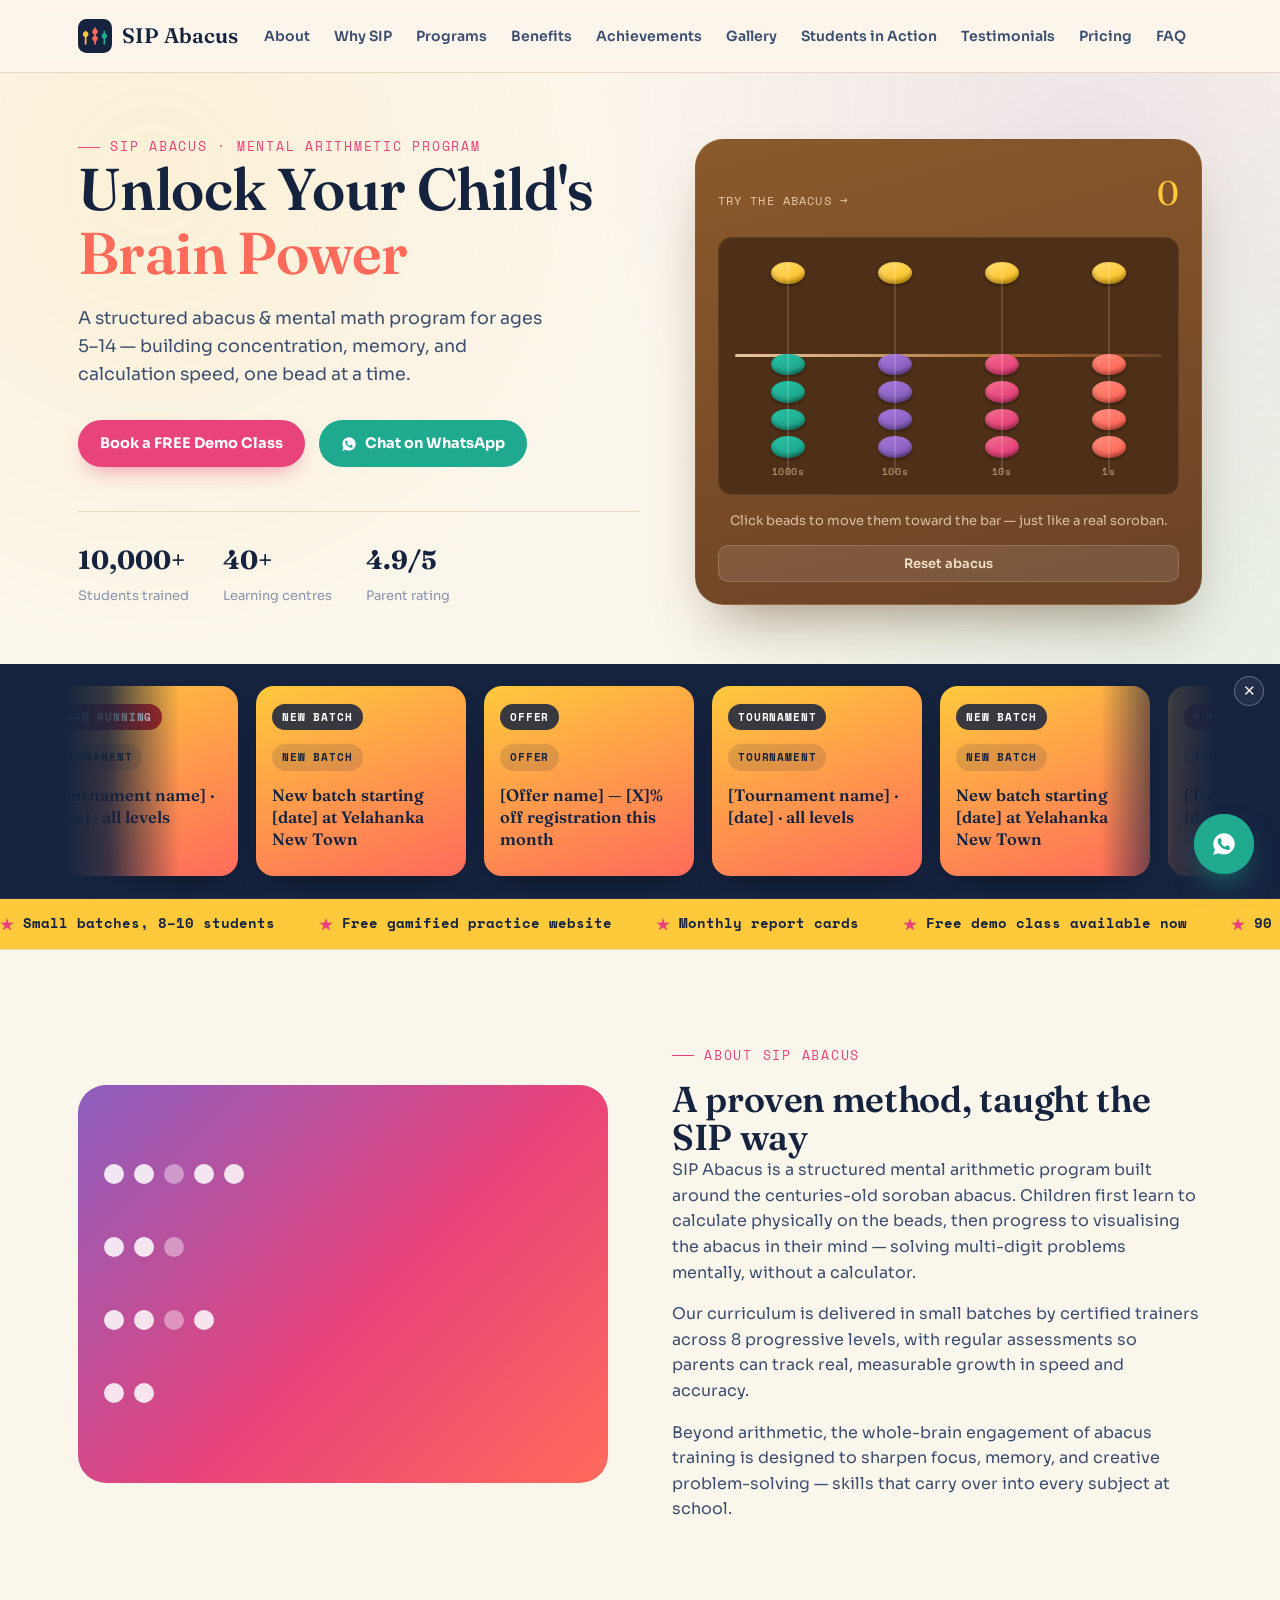
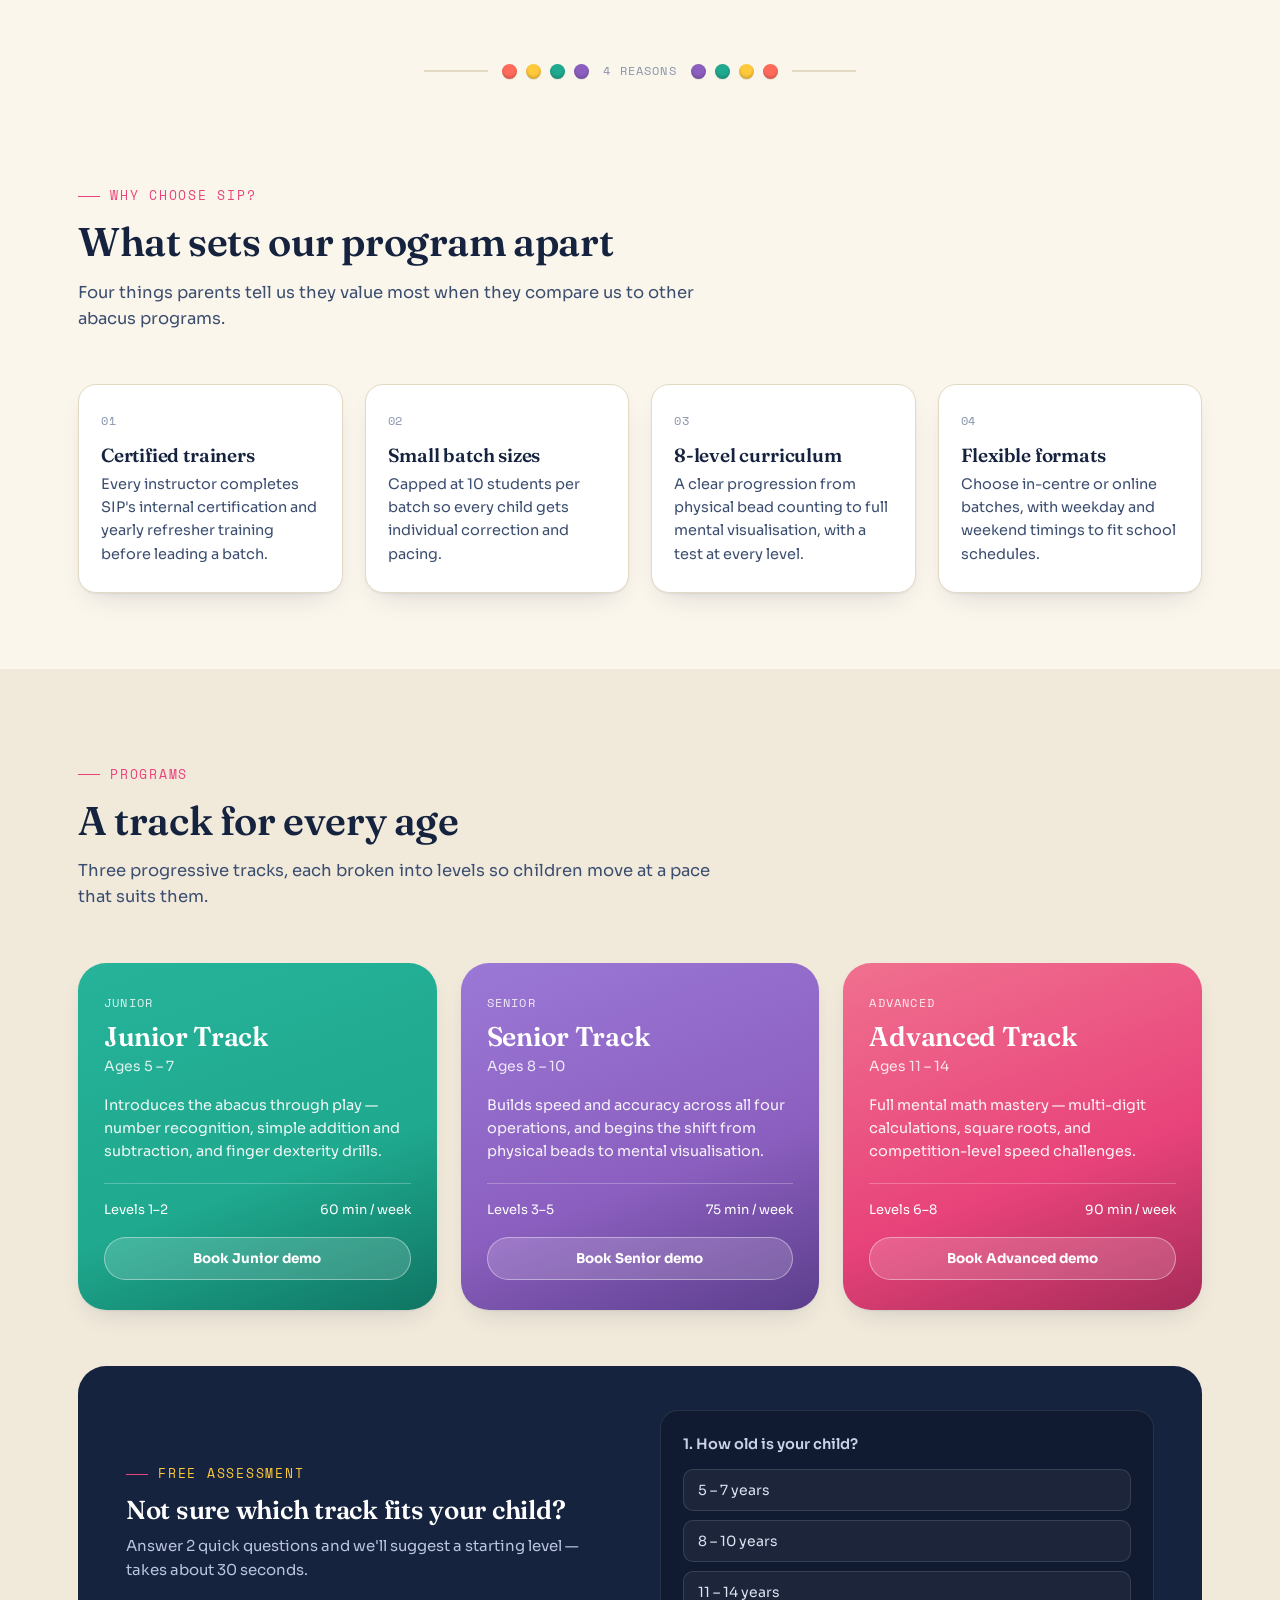
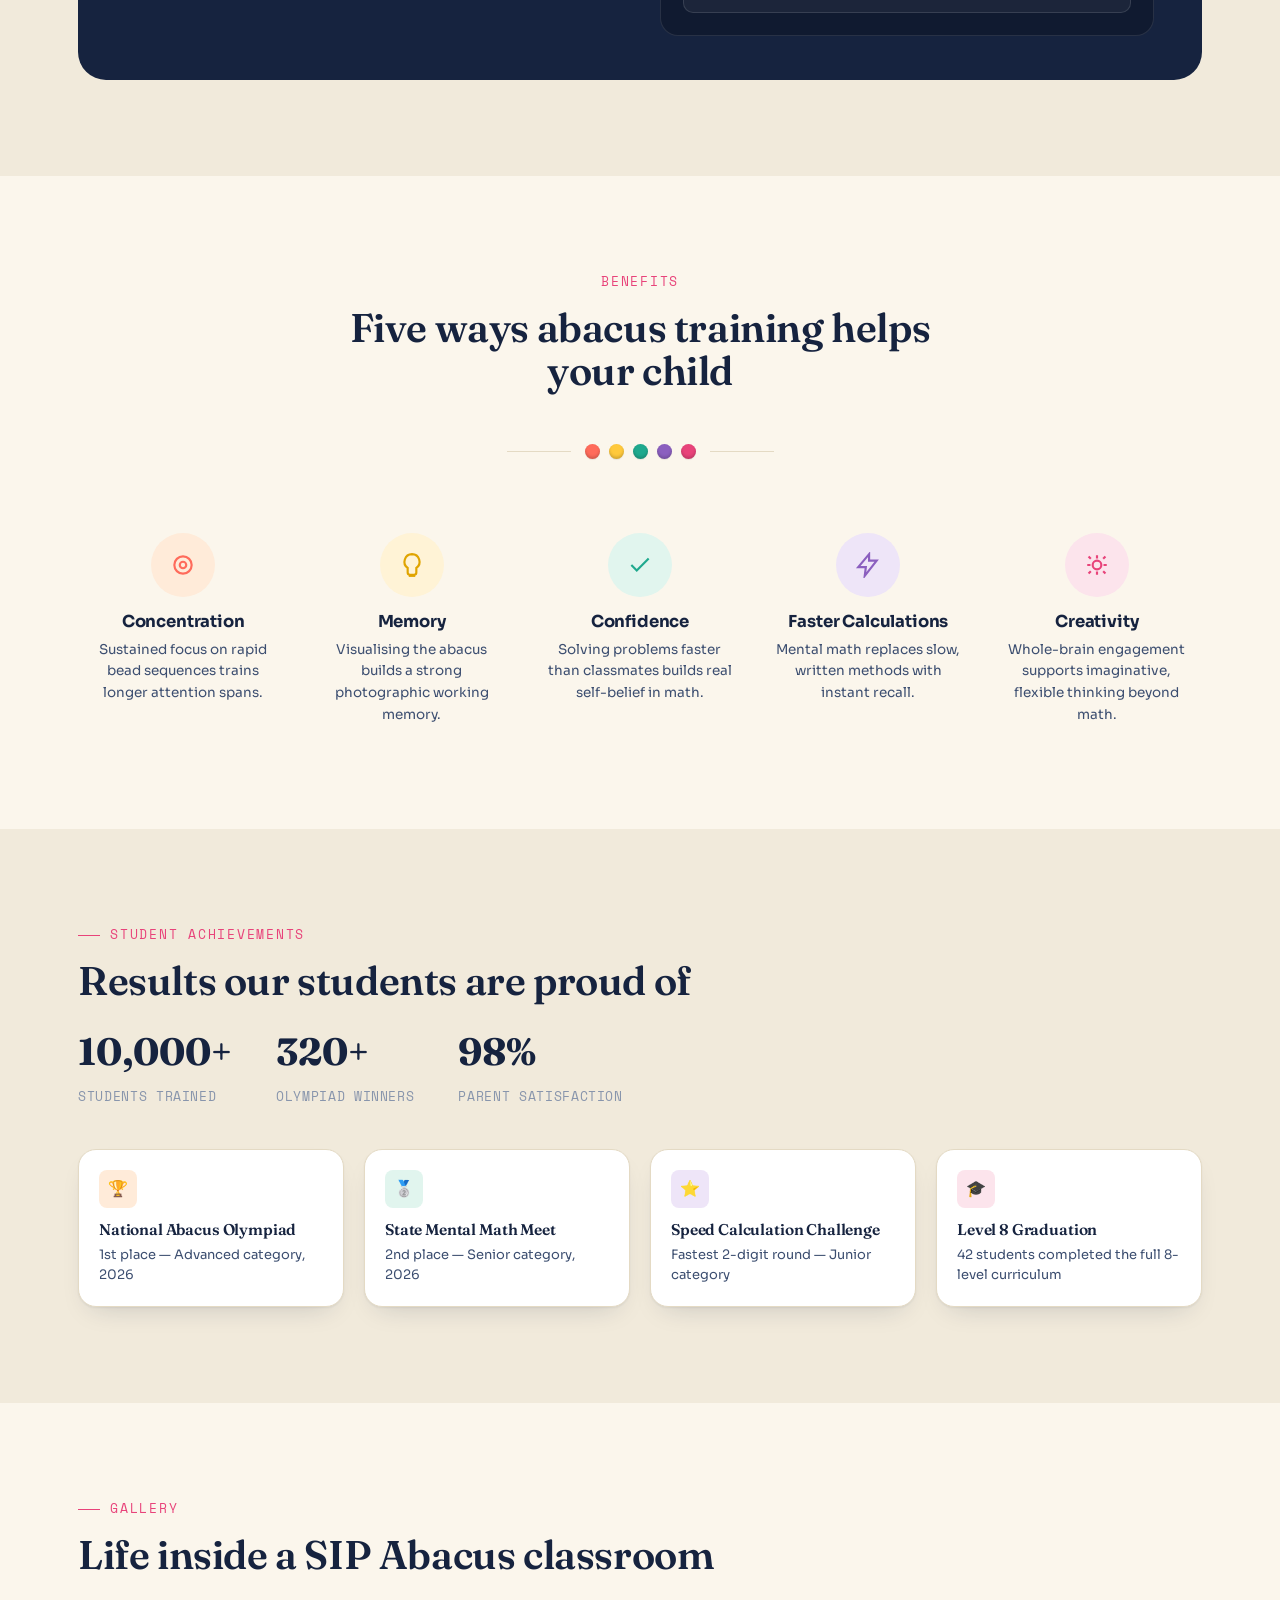
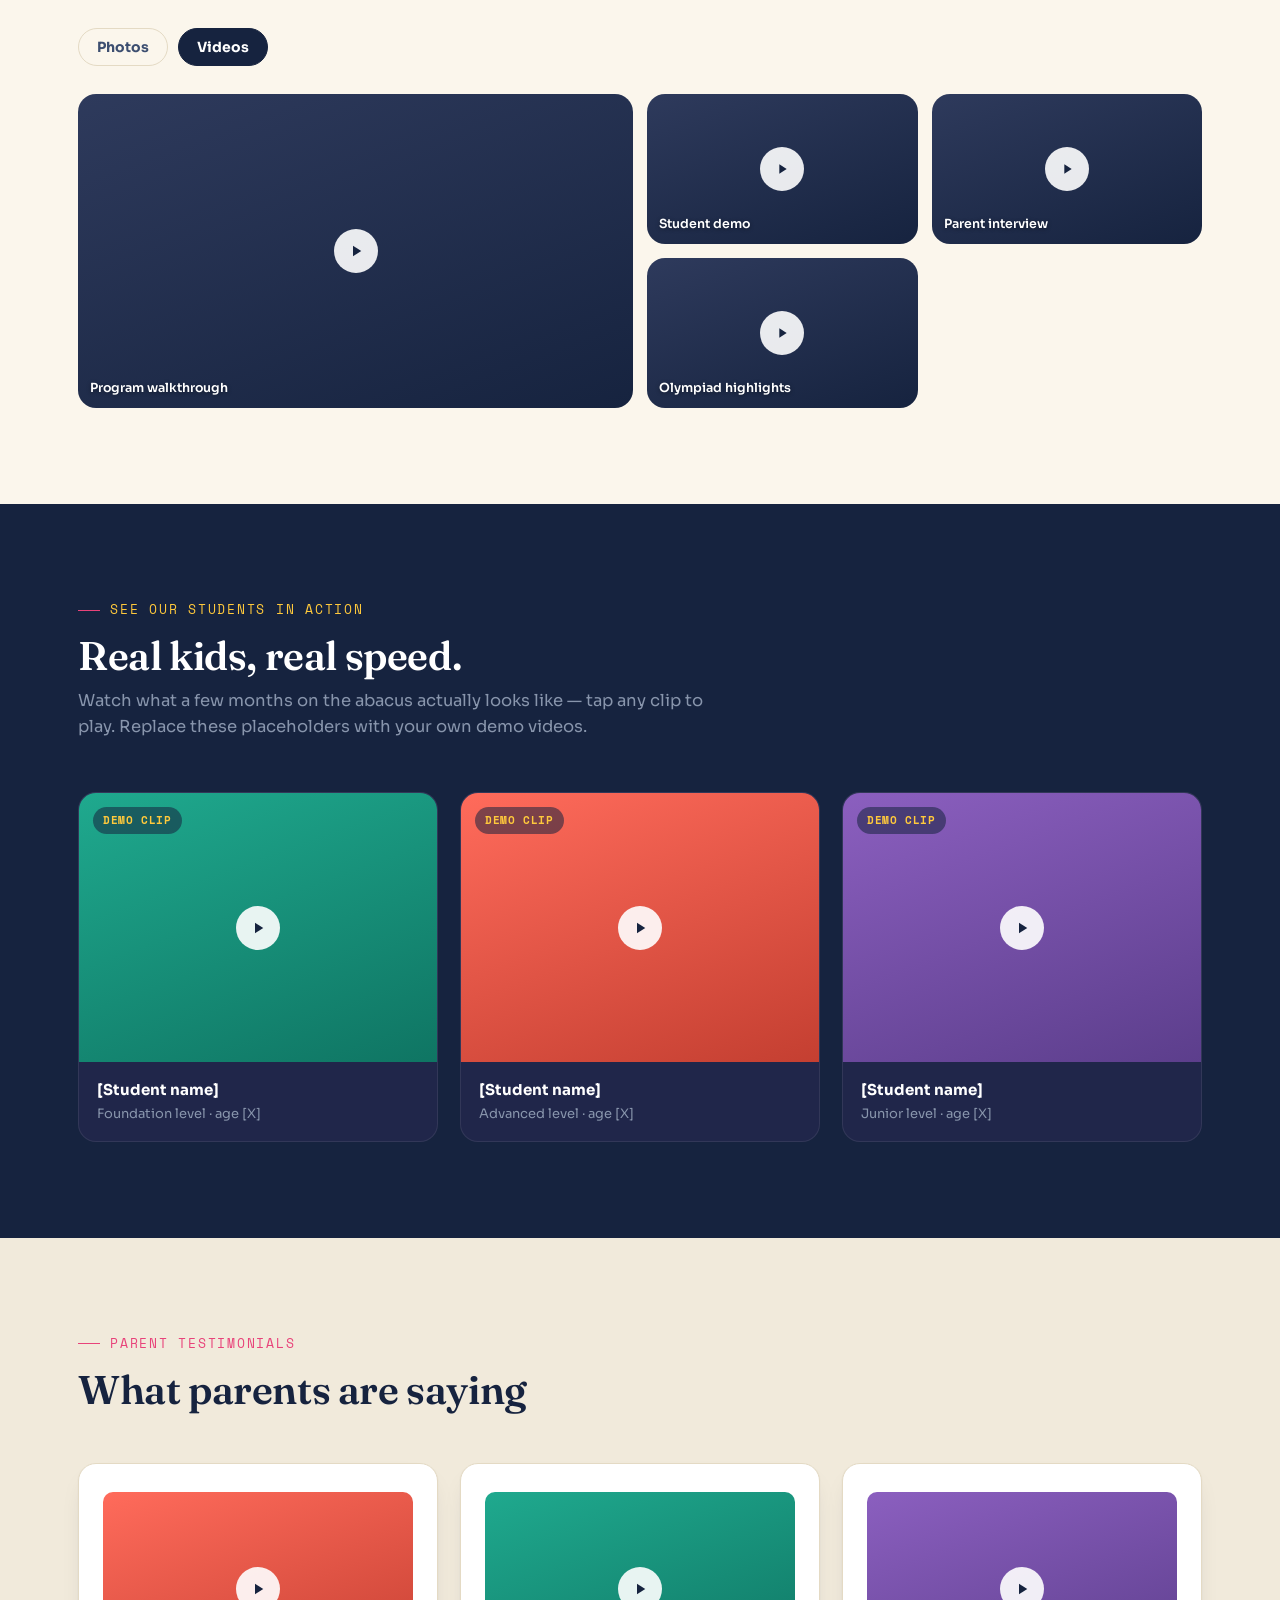
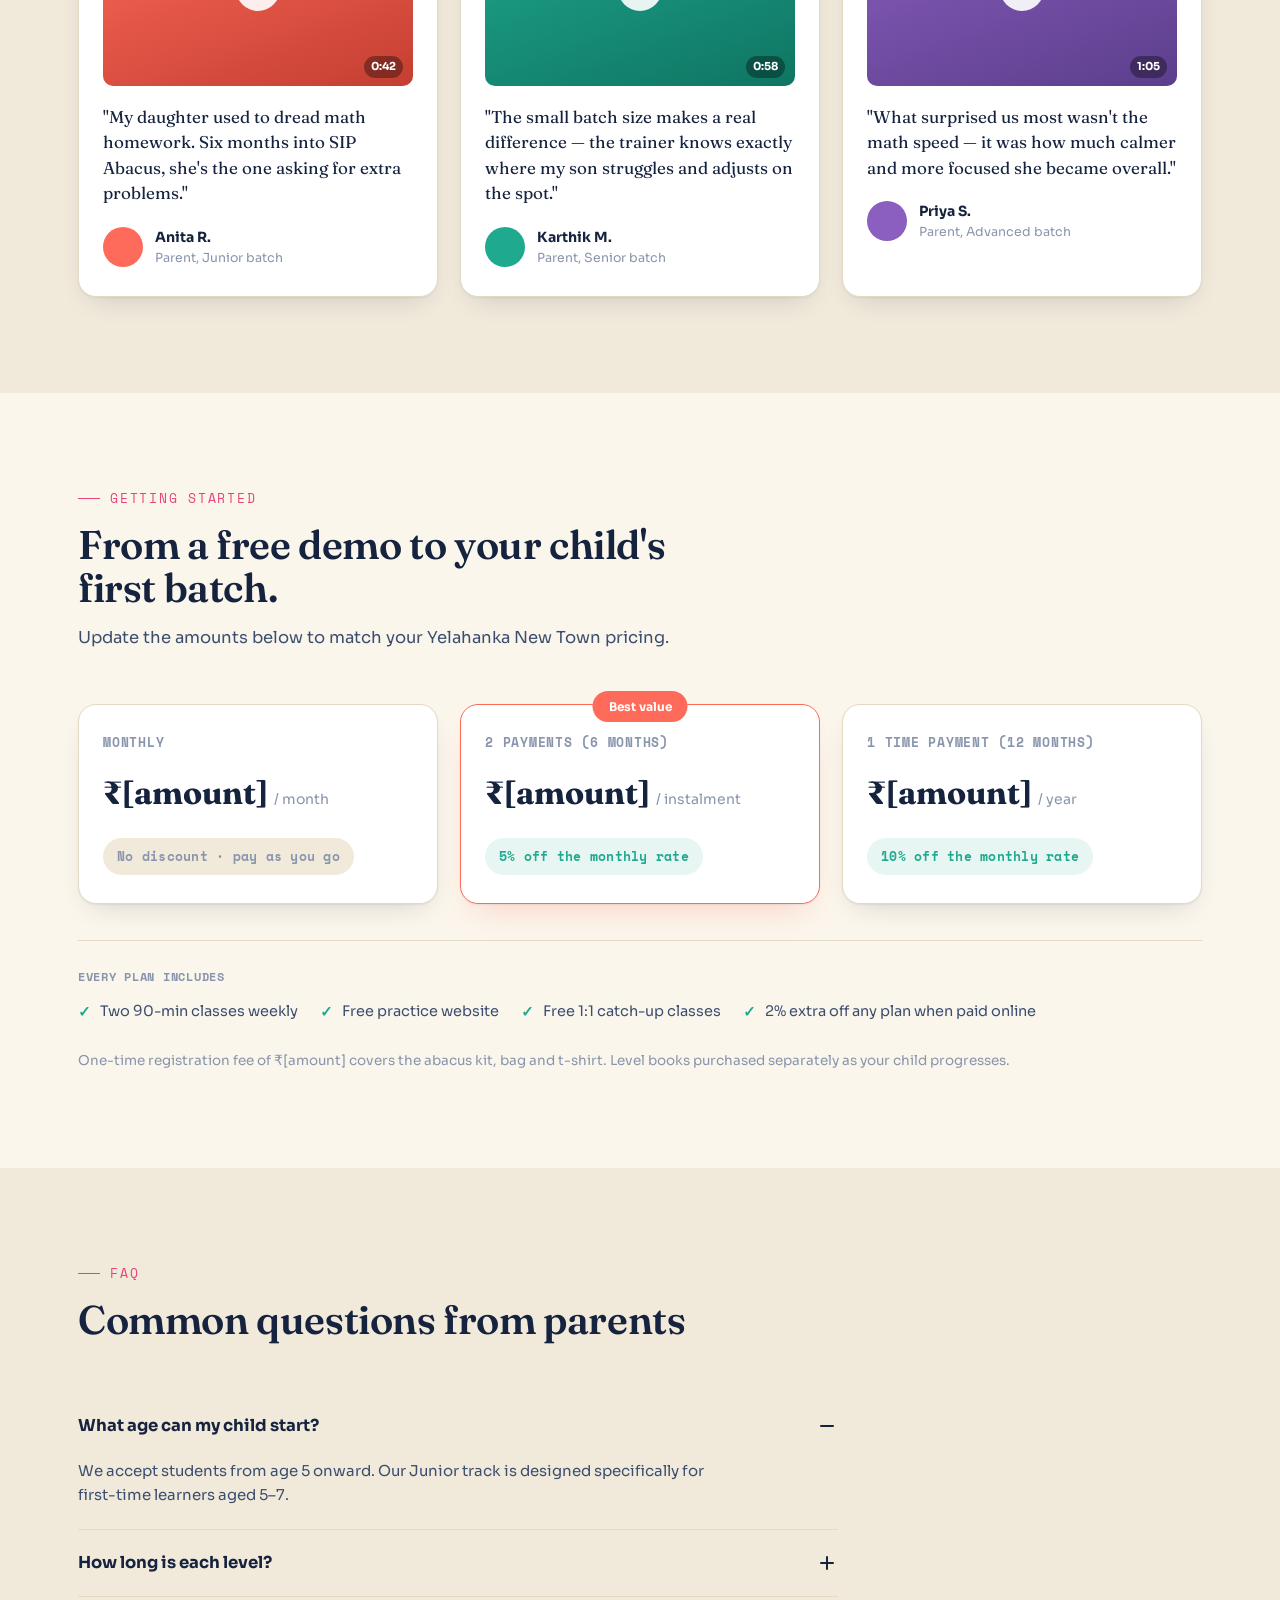
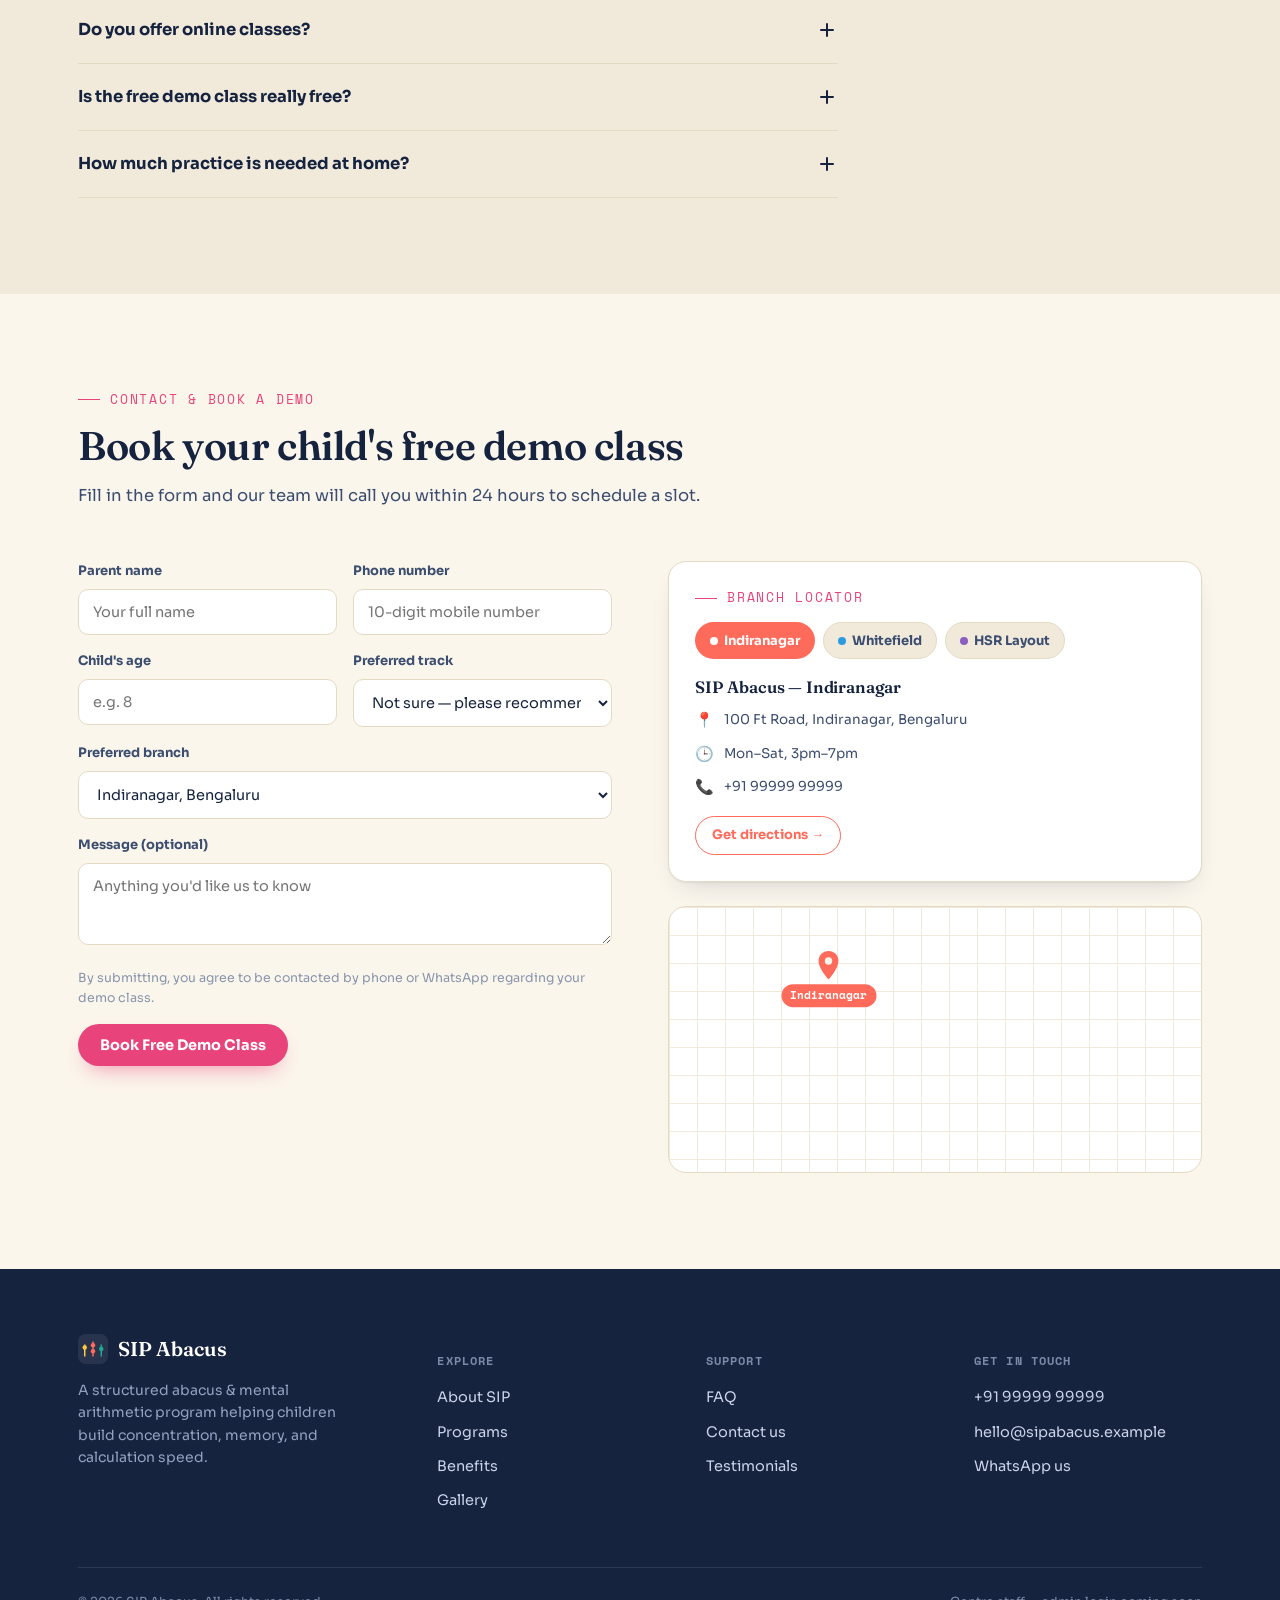
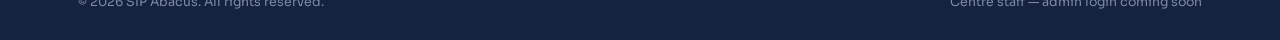
<file: SIP_Abacus.html>
<!DOCTYPE html>
<!-- saved from url=(0063)#events -->
<html lang="en"><head><meta http-equiv="Content-Type" content="text/html; charset=UTF-8">

<meta name="viewport" content="width=device-width, initial-scale=1.0">
<title>SIP Abacus — Unlock Your Child's Brain Power</title>
<meta name="description" content="SIP Abacus mental arithmetic program for children ages 5–14. Book a free demo class today.">
<link rel="preconnect" href="https://fonts.googleapis.com/">
<link rel="preconnect" href="https://fonts.gstatic.com/" crossorigin="">
<link href="https://fonts.googleapis.com/css2?family=Sora:wght@400;500;600;700&family=Fraunces:wght@500;600;700&family=Space+Mono:wght@400;700&display=swap" rel="stylesheet">
<style>
  :root{
    --ink:#16233F;
    --ink-soft:#3C4E70;
    --ink-faint:#8895AC;
    --paper:#FBF6EC;
    --paper-alt:#F1EADB;
    --paper-line:#E4DAC4;
    --coral:#FF6B5B;
    --sun:#FFC93C;
    --teal:#1FA98E;
    --violet:#8B5FBF;
    --magenta:#E8437A;
    --sky:#2E9BE0;
    --white:#FFFFFF;
    --radius-s:10px;
    --radius-m:18px;
    --radius-l:28px;
    --shadow-card: 0 1px 2px rgba(22,35,63,.06), 0 12px 28px -14px rgba(22,35,63,.22);
    --maxw:1180px;
  }
  *{box-sizing:border-box;}
  html{scroll-behavior:smooth;}
  body{
    margin:0;
    background:var(--paper);
    color:var(--ink);
    font-family:'Sora', sans-serif;
    font-size:16px;
    line-height:1.6;
    -webkit-font-smoothing:antialiased;
  }
  h1,h2,h3,h4{
    font-family:'Fraunces', serif;
    font-weight:600;
    line-height:1.08;
    margin:0;
    letter-spacing:-0.01em;
  }
  p{margin:0;}
  a{color:inherit;text-decoration:none;}
  img,svg{display:block;max-width:100%;}
  button{font-family:inherit;cursor:pointer;}
  .wrap{max-width:var(--maxw);margin:0 auto;padding:0 28px;}
  .eyebrow{
    font-family:'Space Mono', monospace;
    font-size:12.5px;
    letter-spacing:.14em;
    text-transform:uppercase;
    color:var(--magenta);
    display:flex;
    align-items:center;
    gap:10px;
  }
  .eyebrow::before{content:'';width:22px;height:1px;background:var(--magenta);display:inline-block;}
  section{scroll-margin-top:88px;}
  ::selection{background:var(--sun);color:var(--ink);}
  :focus-visible{outline:3px solid var(--magenta);outline-offset:3px;border-radius:4px;}

  /* ---------- PROMO BANNER (scrolling announcement cards) ---------- */
  .promo-banner{
    position:relative;background:var(--ink);overflow:hidden;
    padding:22px 0;border-bottom:1px solid rgba(255,255,255,.08);
  }
  .promo-banner.hidden{display:none;}
  .promo-fade{position:absolute;top:0;bottom:0;width:180px;z-index:2;pointer-events:none;}
  .promo-fade.left{left:0;background:linear-gradient(90deg,var(--ink) 35%,rgba(22,35,63,.85) 60%,transparent);}
  .promo-fade.right{right:0;background:linear-gradient(270deg,var(--ink) 35%,rgba(22,35,63,.85) 60%,transparent);}
  .promo-close{
    position:absolute;top:12px;right:16px;z-index:3;
    width:30px;height:30px;border-radius:50%;border:1px solid rgba(255,255,255,.3);
    background:rgba(255,255,255,.06);color:var(--paper);
    display:flex;align-items:center;justify-content:center;font-size:15px;line-height:1;
    transition:background .15s;
  }
  .promo-close:hover{background:rgba(255,255,255,.18);}
  .promo-track{
    display:flex;gap:18px;width:max-content;padding:0 28px;
    animation:promo-scroll 32s linear infinite;
  }
  .promo-banner:hover .promo-track{animation-play-state:paused;}
  @keyframes promo-scroll{
    0%{transform:translateX(0);}
    100%{transform:translateX(-50%);}
  }
  .promo-card{
    position:relative;flex:0 0 auto;width:210px;min-height:190px;
    border-radius:var(--radius-m);padding:18px 16px;
    background:linear-gradient(160deg,#FFC93C,#FF6B5B);
    box-shadow:0 14px 30px -14px rgba(0,0,0,.45);
    display:flex;flex-direction:column;gap:14px;
  }
  .promo-flag{
    align-self:flex-start;display:flex;align-items:center;gap:6px;
    font-family:'Space Mono',monospace;font-size:10.5px;font-weight:700;letter-spacing:.08em;
    text-transform:uppercase;color:var(--white);
    background:rgba(22,35,63,.85);padding:5px 10px;border-radius:999px;
  }
  .promo-flag.live{background:#B3261E;}
  .promo-flag .live-dot{width:6px;height:6px;border-radius:50%;background:#FF8A80;animation:promo-pulse 1.4s ease-in-out infinite;}
  @keyframes promo-pulse{0%,100%{opacity:1;}50%{opacity:.25;}}
  .promo-tag{
    align-self:flex-start;font-family:'Space Mono',monospace;font-size:10.5px;font-weight:700;
    letter-spacing:.08em;text-transform:uppercase;color:var(--ink);
    background:rgba(22,35,63,.14);padding:5px 10px;border-radius:999px;
  }
  .promo-card p{font-family:'Fraunces',serif;font-weight:600;font-size:16.5px;color:var(--ink);line-height:1.32;}

  /* ---------- TICKER (continuous feature marquee) ---------- */
  .ticker-bar{
    position:relative;overflow:hidden;background:var(--sun);
    padding:13px 0;border-bottom:1px solid var(--paper-line);
  }
  .ticker-bar.hidden{display:none;}
  .ticker-track{
    display:flex;gap:44px;width:max-content;
    animation:ticker-scroll 24s linear infinite;
  }
  .ticker-bar:hover .ticker-track{animation-play-state:paused;}
  @keyframes ticker-scroll{
    0%{transform:translateX(0);}
    100%{transform:translateX(-50%);}
  }
  .ticker-item{
    display:flex;align-items:center;gap:10px;white-space:nowrap;
    font-family:'Space Mono',monospace;font-weight:700;font-size:13.5px;color:var(--ink);
  }
  .ticker-item .star{color:var(--magenta);font-size:15px;}
  @media (prefers-reduced-motion: reduce){
    .promo-track,.ticker-track{animation:none;}
  }
  @media (max-width:640px){
    .promo-card{width:180px;min-height:170px;}
  }

  /* ---------- NAV ---------- */
  .site-nav{
    position:sticky;top:0;z-index:100;
    background:rgba(251,246,236,.9);
    backdrop-filter:blur(10px);
    border-bottom:1px solid var(--paper-line);
  }
  .nav-row{
    display:flex;align-items:center;justify-content:space-between;
    height:72px;gap:24px;
  }
  .brand{display:flex;align-items:center;gap:10px;font-family:'Fraunces',serif;font-weight:600;font-size:21px;flex-shrink:0;}
  .brand-mark{width:34px;height:34px;flex-shrink:0;}
  .nav-links{
    display:flex;gap:20px;list-style:none;margin:0;padding:0;
    flex-wrap:nowrap;overflow-x:auto;scrollbar-width:none;
  }
  .nav-links::-webkit-scrollbar{display:none;}
  .nav-links a{
    font-size:14px;font-weight:600;color:var(--ink-soft);white-space:nowrap;
    padding:6px 2px;border-bottom:2px solid transparent;
    transition:color .15s, border-color .15s;
  }
  .nav-links a:hover{color:var(--ink);border-color:var(--coral);}
  .nav-cta{display:flex;align-items:center;gap:12px;}
  .btn{
    display:inline-flex;align-items:center;gap:8px;
    font-weight:700;font-size:14.5px;
    padding:12px 22px;border-radius:999px;border:none;
    transition:transform .15s, box-shadow .15s, background .15s;
    white-space:nowrap;
  }
  .btn:hover{transform:translateY(-2px);}
  .btn-primary{background:var(--magenta);color:var(--white);box-shadow:0 10px 22px -10px rgba(232,67,122,.65);}
  .btn-primary:hover{background:#D6386A;}
  .btn-ghost{background:transparent;color:var(--ink);border:1.5px solid var(--paper-line);}
  .btn-ghost:hover{border-color:var(--ink);}
  .btn-whatsapp{background:var(--teal);color:var(--white);}
  .btn-whatsapp:hover{background:#178D76;}
  .nav-toggle{display:none;background:none;border:none;padding:8px;}
  .nav-toggle span{display:block;width:22px;height:2px;background:var(--ink);margin:5px 0;border-radius:2px;transition:transform .2s,opacity .2s;}

  /* ---------- BEAD DIVIDER ---------- */
  .bead-divider{
    display:flex;align-items:center;justify-content:center;gap:14px;
    padding:44px 0 30px;
  }
  .bead-divider .rod{flex:0 0 auto;width:64px;height:1.5px;background:var(--paper-line);}
  .bead-divider .beads{display:flex;gap:9px;}
  .bead-divider .bead{width:15px;height:15px;border-radius:50%;box-shadow:inset 0 -2px 3px rgba(0,0,0,.18), 0 1px 1px rgba(0,0,0,.08);}
  .bead-divider .label{
    font-family:'Space Mono',monospace;font-size:11.5px;letter-spacing:.1em;
    text-transform:uppercase;color:var(--ink-faint);white-space:nowrap;
  }

  /* ---------- HERO ---------- */
  .hero{position:relative;overflow:hidden;background:var(--paper);color:var(--ink);padding:64px 0 0;}
  .hero-grain{
    position:absolute;inset:0;pointer-events:none;opacity:.55;
    background-image:radial-gradient(circle at 12% 18%, rgba(255,201,60,.22), transparent 40%),
                      radial-gradient(circle at 85% 8%, rgba(139,95,191,.2), transparent 42%),
                      radial-gradient(circle at 90% 85%, rgba(31,169,142,.18), transparent 40%);
  }
  .hero-inner{position:relative;display:grid;grid-template-columns:1.05fr .95fr;gap:56px;align-items:center;padding-bottom:56px;}
  .hero-copy h1{font-size:clamp(38px,4.6vw,60px);color:var(--ink);}
  .hero-copy h1 em{font-style:normal;color:var(--coral);}
  .hero-sub{font-size:17.5px;color:var(--ink-soft);max-width:480px;margin:20px 0 32px;}
  .hero-actions{display:flex;gap:14px;flex-wrap:wrap;}
  .hero-stats{display:flex;gap:34px;margin-top:44px;padding-top:28px;border-top:1px solid var(--paper-line);}
  .hero-stat b{display:block;font-family:'Fraunces',serif;font-size:26px;color:var(--ink);}
  .hero-stat span{font-size:13px;color:var(--ink-faint);}

  /* Soroban — wooden abacus styling */
  .soroban-card{
    background:linear-gradient(165deg,#8B5A2B,#6B4226);border:1px solid rgba(255,255,255,.08);
    border-radius:var(--radius-l);padding:26px 22px 22px;
    box-shadow:0 30px 60px -25px rgba(74,44,20,.55);
  }
  .soroban-head{display:flex;justify-content:space-between;align-items:baseline;margin-bottom:16px;}
  .soroban-head span{font-family:'Space Mono',monospace;font-size:11.5px;letter-spacing:.1em;text-transform:uppercase;color:#E7CBA6;}
  .soroban-total{font-family:'Fraunces',serif;font-size:34px;color:var(--sun);font-variant-numeric:tabular-nums;}
  .soroban-frame{background:#4E2F17;border-radius:14px;padding:20px 16px 14px;border:1px solid rgba(255,255,255,.08);}
  .soroban-cols{display:flex;justify-content:space-around;position:relative;}
  .soroban-bar{position:absolute;left:0;right:0;top:96px;height:3px;background:linear-gradient(90deg, #E8C79E, #C89B6C, #A9682F, #6B4226);border-radius:2px;}
  .soroban-col{display:flex;flex-direction:column;align-items:center;gap:6px;position:relative;z-index:1;}
  .heaven-track{height:82px;display:flex;align-items:flex-start;padding-top:4px;}
  .earth-track{height:112px;display:flex;flex-direction:column-reverse;gap:6px;padding-top:8px;}
  .rod-line{position:absolute;top:6px;bottom:6px;width:2px;background:rgba(255,255,255,.14);left:50%;transform:translateX(-50%);z-index:0;}
  .bead-btn{
    width:34px;height:22px;border-radius:50%;border:none;padding:0;
    box-shadow:inset 0 -3px 4px rgba(0,0,0,.28), 0 2px 3px rgba(0,0,0,.3);
    transition:transform .18s cubic-bezier(.4,0,.2,1), filter .18s;
    cursor:pointer;
  }
  .bead-btn:hover{filter:brightness(1.12);}
  .bead-heaven{background:linear-gradient(160deg,#FFDD70,var(--sun) 60%,#D69A00);}
  .bead-heaven.active{transform:translateY(38px);}
  .bead-earth{background:linear-gradient(160deg,#26C4A8,var(--teal) 70%,#0F7563);}
  .bead-earth.active{transform:translateY(-18px);}
  .soroban-col:nth-child(3) .bead-earth{background:linear-gradient(160deg,#A47DDE,var(--violet) 70%,#5C3E8C);}
  .soroban-col:nth-child(4) .bead-earth{background:linear-gradient(160deg,#F0708F,var(--magenta) 70%,#A62B58);}
  .soroban-col:nth-child(5) .bead-earth{background:linear-gradient(160deg,#FF9080,var(--coral) 70%,#C43F31);}
  .place-label{font-family:'Space Mono',monospace;font-size:10px;color:#C9A97C;letter-spacing:.06em;}
  .soroban-foot{margin-top:16px;font-size:13px;color:#DCC1A0;text-align:center;}
  .soroban-reset{
    margin-top:14px;width:100%;background:rgba(255,255,255,.1);color:#F2E1C8;
    border:1px solid rgba(255,255,255,.16);border-radius:10px;padding:9px;font-size:13px;font-weight:600;
  }
  .soroban-reset:hover{background:rgba(255,255,255,.18);}


  .section-pad{padding:96px 0;}
  .section-pad.tight{padding:76px 0;}
  .alt-bg{background:var(--paper-alt);}
  .head-block{max-width:640px;margin-bottom:52px;}
  .head-block h2{font-size:clamp(28px,3.4vw,40px);margin-top:14px;}
  .head-block p{margin-top:16px;color:var(--ink-soft);font-size:16.5px;}
  .head-block.center{margin-left:auto;margin-right:auto;text-align:center;}
  .head-block.center .eyebrow{justify-content:center;}
  .head-block.center .eyebrow::before{display:none;}

  /* ---------- ABOUT ---------- */
  .about-grid{display:grid;grid-template-columns:1fr 1fr;gap:64px;align-items:center;}
  .about-copy p{color:var(--ink-soft);margin-bottom:16px;font-size:16px;}
  .about-copy p:last-child{margin-bottom:0;}
  .about-visual{
    aspect-ratio:4/3;border-radius:var(--radius-l);
    background:linear-gradient(135deg, var(--violet), var(--magenta) 55%, var(--coral));
    position:relative;overflow:hidden;
  }
  .about-visual .rows{position:absolute;inset:0;display:flex;flex-direction:column;justify-content:space-evenly;padding:26px;}
  .about-visual .row{display:flex;gap:10px;}
  .about-visual .dot{width:20px;height:20px;border-radius:50%;background:rgba(255,255,255,.85);}
  .about-visual .dot:nth-child(3n){background:rgba(255,255,255,.4);}

  /* ---------- WHY CHOOSE (differentiators) ---------- */
  .why-grid{display:grid;grid-template-columns:repeat(4,1fr);gap:22px;}
  .why-card{
    background:var(--white);border:1px solid var(--paper-line);border-radius:var(--radius-m);
    padding:26px 22px;box-shadow:var(--shadow-card);
  }
  .why-num{font-family:'Space Mono',monospace;font-size:12px;color:var(--ink-faint);letter-spacing:.08em;}
  .why-card h3{font-size:19px;margin:14px 0 8px;}
  .why-card p{font-size:14.5px;color:var(--ink-soft);}

  /* ---------- PROGRAMS ---------- */
  .programs-grid{display:grid;grid-template-columns:repeat(3,1fr);gap:24px;}
  .prog-card{
    border-radius:var(--radius-l);padding:30px 26px;position:relative;overflow:hidden;
    color:var(--white);min-height:340px;display:flex;flex-direction:column;
    box-shadow:var(--shadow-card);
  }
  .prog-card.junior{background:linear-gradient(160deg,#26B39A,var(--teal) 60%,#0F7563);}
  .prog-card.senior{background:linear-gradient(160deg,#9B78D6,var(--violet) 60%,#5C3E8C);}
  .prog-card.advanced{background:linear-gradient(160deg,#F0708F,var(--magenta) 60%,#A62B58);}
  .prog-level{font-family:'Space Mono',monospace;font-size:12px;letter-spacing:.1em;text-transform:uppercase;opacity:.85;}
  .prog-card h3{font-size:27px;color:var(--white);margin:10px 0 4px;}
  .prog-age{font-size:14px;opacity:.85;margin-bottom:16px;}
  .prog-card p.desc{font-size:14.5px;opacity:.92;margin-bottom:auto;}
  .prog-meta{display:flex;justify-content:space-between;align-items:center;margin-top:20px;padding-top:16px;border-top:1px solid rgba(255,255,255,.25);font-size:13px;}
  .prog-cta{margin-top:16px;background:rgba(255,255,255,.16);color:var(--white);border:1px solid rgba(255,255,255,.4);border-radius:999px;padding:10px 16px;font-weight:700;font-size:13.5px;text-align:center;transition:background .15s;}
  .prog-cta:hover{background:rgba(255,255,255,.28);}



  /* ---------- ASSESSMENT STRIP ---------- */
  .assess-strip{
    display:grid;grid-template-columns:1fr 1fr;gap:40px;align-items:center;
    background:var(--ink);color:var(--paper);border-radius:var(--radius-l);padding:44px 48px;
  }
  .assess-strip h3{color:var(--white);font-size:26px;}
  .assess-strip p{color:#B9C4DD;margin-top:10px;font-size:15px;}
  .quiz-box{background:#101A30;border:1px solid rgba(255,255,255,.1);border-radius:var(--radius-m);padding:22px;}
  .quiz-q{font-size:14.5px;color:#C9D2E8;margin-bottom:12px;font-weight:600;}
  .quiz-opts{display:flex;flex-direction:column;gap:9px;}
  .quiz-opt{
    background:rgba(255,255,255,.05);border:1px solid rgba(255,255,255,.12);color:#DDE4F2;
    padding:11px 14px;border-radius:10px;font-size:14px;text-align:left;transition:background .15s,border-color .15s;
  }
  .quiz-opt:hover{background:rgba(255,255,255,.1);border-color:var(--sun);}
  .quiz-result{display:none;font-size:15px;color:var(--sun);font-weight:700;padding:6px 2px;}

  /* ---------- BENEFITS ---------- */
  .benefits-grid{display:grid;grid-template-columns:repeat(5,1fr);gap:18px;}
  .benefit-card{text-align:center;padding:8px;}
  .benefit-icon{
    width:64px;height:64px;border-radius:50%;margin:0 auto 16px;
    display:flex;align-items:center;justify-content:center;
  }
  .benefit-card h4{font-size:16.5px;margin-bottom:8px;font-family:'Sora',sans-serif;font-weight:700;}
  .benefit-card p{font-size:13.5px;color:var(--ink-soft);}

  /* ---------- ACHIEVEMENTS ---------- */
  .achieve-top{display:flex;justify-content:space-between;align-items:flex-end;flex-wrap:wrap;gap:20px;margin-bottom:40px;}
  .stat-row{display:flex;gap:44px;flex-wrap:wrap;}
  .stat b{display:block;font-family:'Fraunces',serif;font-size:38px;}
  .stat span{font-size:13px;color:var(--ink-faint);font-family:'Space Mono',monospace;letter-spacing:.05em;}
  .certs-grid{display:grid;grid-template-columns:repeat(4,1fr);gap:20px;}
  .cert-card{
    background:var(--white);border:1px solid var(--paper-line);border-radius:var(--radius-m);
    padding:20px;box-shadow:var(--shadow-card);
  }
  .cert-ribbon{width:38px;height:38px;border-radius:8px;margin-bottom:14px;display:flex;align-items:center;justify-content:center;}
  .cert-card h4{font-size:15.5px;margin-bottom:6px;}
  .cert-card p{font-size:13px;color:var(--ink-soft);}

  /* ---------- GALLERY ---------- */
  .gallery-tabs{display:flex;gap:10px;margin-bottom:28px;}
  .gtab{padding:9px 18px;border-radius:999px;border:1.5px solid var(--paper-line);background:transparent;font-size:14px;font-weight:700;color:var(--ink-soft);}
  .gtab.active{background:var(--ink);color:var(--white);border-color:var(--ink);}
  .gallery-grid{display:grid;grid-template-columns:repeat(4,1fr);grid-auto-rows:150px;gap:14px;}
  .gallery-grid.hidden{display:none;}
  .g-tile{border-radius:var(--radius-m);position:relative;overflow:hidden;}
  .g-tile span{position:absolute;bottom:10px;left:12px;color:#fff;font-size:12.5px;font-weight:600;text-shadow:0 1px 4px rgba(0,0,0,.4);}
  .g-tile.big{grid-column:span 2;grid-row:span 2;}
  .g-tile .play{position:absolute;inset:0;display:flex;align-items:center;justify-content:center;}
  .play-circle{width:44px;height:44px;border-radius:50%;background:rgba(255,255,255,.9);display:flex;align-items:center;justify-content:center;}

  /* ---------- STUDENTS IN ACTION (dark video showcase) ---------- */
  .action-section{background:var(--ink);color:var(--white);}
  .action-section .eyebrow{color:var(--sun);}
  .action-section h2{color:var(--white);}
  .action-section .head-block p{color:var(--ink-faint);max-width:640px;margin-top:10px;}
  .action-grid{display:grid;grid-template-columns:repeat(3,1fr);gap:22px;margin-top:36px;}
  .action-card{border-radius:var(--radius-m);overflow:hidden;background:#20264a;border:1px solid rgba(255,255,255,.08);}
  .action-thumb{position:relative;aspect-ratio:4/3;background:linear-gradient(160deg,var(--teal),#0F7563);cursor:pointer;}
  .action-card:nth-child(2) .action-thumb{background:linear-gradient(160deg,var(--coral),#C43F31);}
  .action-card:nth-child(3) .action-thumb{background:linear-gradient(160deg,var(--violet),#5C3E8C);}
  .action-badge{position:absolute;top:14px;left:14px;background:rgba(22,35,63,.55);color:var(--sun);font-family:'Space Mono',monospace;font-size:10.5px;font-weight:700;letter-spacing:.06em;text-transform:uppercase;padding:5px 10px;border-radius:999px;}
  .action-thumb .play{position:absolute;inset:0;display:flex;align-items:center;justify-content:center;}
  .action-info{padding:16px 18px;}
  .action-info .a-name{font-size:15px;font-weight:700;color:var(--white);}
  .action-info .a-meta{font-size:13px;color:var(--ink-faint);margin-top:2px;}

  @media(max-width:820px){
    .action-grid{grid-template-columns:1fr;}
  }

  /* ---------- TESTIMONIALS ---------- */
  .testi-grid{display:grid;grid-template-columns:repeat(3,1fr);gap:22px;}
  .testi-card{
    background:var(--white);border-radius:var(--radius-m);padding:28px 24px;border:1px solid var(--paper-line);
    box-shadow:var(--shadow-card);
  }
  .testi-quote{font-family:'Fraunces',serif;font-size:17px;line-height:1.5;color:var(--ink);}
  .testi-who{display:flex;align-items:center;gap:12px;margin-top:20px;}
  .testi-avatar{width:40px;height:40px;border-radius:50%;flex-shrink:0;}
  .testi-name{font-size:14px;font-weight:700;}
  .testi-role{font-size:12.5px;color:var(--ink-faint);}
  .testi-video{position:relative;border-radius:var(--radius-s,10px);overflow:hidden;aspect-ratio:16/10;margin-bottom:18px;cursor:pointer;}
  .testi-video .play{position:absolute;inset:0;display:flex;align-items:center;justify-content:center;}
  .testi-video .testi-duration{position:absolute;bottom:8px;right:10px;color:#fff;font-size:11px;font-weight:700;background:rgba(0,0,0,.35);padding:2px 7px;border-radius:999px;}

  /* ---------- PRICING ---------- */
  .pricing-grid{display:grid;grid-template-columns:repeat(3,1fr);gap:22px;margin-top:36px;align-items:start;}
  .price-card{background:var(--white);border-radius:var(--radius-m);padding:28px 24px;border:1px solid var(--paper-line);box-shadow:var(--shadow-card);position:relative;}
  .price-card.featured{border:1.5px solid var(--coral);box-shadow:0 1px 2px rgba(22,35,63,.06), 0 16px 34px -16px rgba(255,107,91,.35);}
  .price-badge{position:absolute;top:-14px;left:50%;transform:translateX(-50%);background:var(--coral);color:var(--white);font-size:12px;font-weight:700;padding:6px 16px;border-radius:999px;white-space:nowrap;}
  .price-plan{font-family:'Space Mono',monospace;font-size:12.5px;font-weight:700;letter-spacing:.06em;text-transform:uppercase;color:var(--ink-faint);}
  .price-amount{display:flex;align-items:baseline;gap:6px;margin-top:14px;margin-bottom:20px;}
  .price-amount .num{font-family:'Fraunces',serif;font-size:32px;font-weight:700;color:var(--ink);}
  .price-amount .per{font-size:14px;color:var(--ink-faint);}
  .price-discount{
    display:inline-flex;align-items:center;gap:7px;
    font-family:'Space Mono',monospace;font-weight:700;font-size:13px;letter-spacing:.02em;
    color:var(--teal);background:rgba(31,169,142,.1);
    padding:8px 14px;border-radius:999px;
  }
  .price-discount.zero{color:var(--ink-faint);background:var(--paper-alt);}
  .price-included{margin-top:36px;padding-top:26px;border-top:1px solid var(--paper-line);}
  .price-included-label{font-family:'Space Mono',monospace;font-size:12px;font-weight:700;letter-spacing:.06em;text-transform:uppercase;color:var(--ink-faint);margin-bottom:14px;}
  .price-features{list-style:none;padding:0;margin:0;display:flex;flex-wrap:wrap;gap:10px 22px;}
  .price-features li{display:flex;align-items:flex-start;gap:9px;font-size:14.5px;color:var(--ink-soft);}
  .price-features li .tick{color:var(--teal);font-weight:700;flex-shrink:0;margin-top:1px;}
  .pricing-note{margin-top:26px;font-size:13.5px;color:var(--ink-faint);}

  @media(max-width:820px){
    .pricing-grid{grid-template-columns:1fr;}
    .price-card.featured{order:-1;}
  }

  /* ---------- EVENTS ---------- */
  .events-list{display:flex;flex-direction:column;border-top:1px solid var(--paper-line);}
  .event-row{
    display:grid;grid-template-columns:120px 1fr auto;gap:24px;align-items:center;
    padding:24px 0;border-bottom:1px solid var(--paper-line);
  }
  .event-date{font-family:'Space Mono',monospace;}
  .event-date b{display:block;font-size:26px;font-family:'Fraunces',serif;color:var(--magenta);}
  .event-date span{font-size:12px;color:var(--ink-faint);text-transform:uppercase;letter-spacing:.06em;}
  .event-row h4{font-size:18px;margin-bottom:6px;}
  .event-row p{font-size:14px;color:var(--ink-soft);}
  .event-tag{font-family:'Space Mono',monospace;font-size:11px;padding:5px 10px;border-radius:999px;white-space:nowrap;}

  /* ---------- FAQ ---------- */
  .faq-list{max-width:760px;}
  .faq-item{border-bottom:1px solid var(--paper-line);}
  .faq-q{
    width:100%;text-align:left;background:none;border:none;padding:22px 0;
    display:flex;justify-content:space-between;align-items:center;gap:20px;
    font-size:16.5px;font-weight:700;color:var(--ink);
  }
  .faq-plus{width:22px;height:22px;flex-shrink:0;position:relative;}
  .faq-plus::before,.faq-plus::after{content:'';position:absolute;background:var(--ink);border-radius:2px;}
  .faq-plus::before{width:14px;height:2px;top:10px;left:4px;}
  .faq-plus::after{width:2px;height:14px;left:10px;top:4px;transition:transform .2s;}
  .faq-item.open .faq-plus::after{transform:scaleY(0);}
  .faq-a{max-height:0;overflow:hidden;transition:max-height .25s ease;}
  .faq-a p{padding-bottom:22px;color:var(--ink-soft);font-size:15px;max-width:640px;}

  /* ---------- CONTACT ---------- */
  .contact-grid{display:grid;grid-template-columns:1fr 1fr;gap:56px;}
  .contact-form{display:flex;flex-direction:column;gap:16px;}
  .field label{display:block;font-size:13px;font-weight:700;margin-bottom:7px;color:var(--ink-soft);}
  .field input,.field select,.field textarea{
    width:100%;padding:13px 14px;border-radius:10px;border:1.5px solid var(--paper-line);
    background:var(--white);font-family:inherit;font-size:14.5px;color:var(--ink);
  }
  .field input:focus,.field select:focus,.field textarea:focus{border-color:var(--magenta);outline:none;}
  .field-row{display:grid;grid-template-columns:1fr 1fr;gap:16px;}
  .form-note{font-size:12.5px;color:var(--ink-faint);}
  .form-success{display:none;background:#E4F5F0;border:1px solid var(--teal);color:#0E6B58;border-radius:10px;padding:14px 16px;font-size:14px;font-weight:600;}

  .branch-locator{background:var(--white);border:1px solid var(--paper-line);border-radius:var(--radius-m);padding:26px;margin-bottom:24px;box-shadow:var(--shadow-card);}
  .branch-tabs{display:flex;gap:8px;margin-bottom:20px;flex-wrap:wrap;}
  .branch-tab{
    display:flex;align-items:center;gap:6px;padding:9px 14px;border-radius:999px;border:1.5px solid var(--paper-line);
    background:var(--paper-alt);color:var(--ink-soft);font-size:13px;font-weight:700;cursor:pointer;
    transition:background .15s ease, color .15s ease, border-color .15s ease;
  }
  .branch-tab .dot{width:8px;height:8px;border-radius:50%;background:var(--branch-color,var(--coral));}
  .branch-tab.active{background:var(--branch-color,var(--coral));color:var(--white);border-color:transparent;}
  .branch-tab.active .dot{background:var(--white);}
  .branch-card{display:none;flex-direction:column;gap:12px;}
  .branch-card.active{display:flex;}
  .branch-card h4{font-size:16.5px;color:var(--ink);}
  .branch-row{display:flex;align-items:flex-start;gap:10px;font-size:13.5px;color:var(--ink-soft);}
  .branch-row .ic{font-size:15px;flex-shrink:0;line-height:1.4;}
  .branch-directions{
    align-self:flex-start;margin-top:6px;font-size:13px;font-weight:700;color:var(--branch-color,var(--coral));
    border:1.5px solid var(--branch-color,var(--coral));border-radius:999px;padding:8px 16px;transition:background .15s ease,color .15s ease;
  }
  .branch-directions:hover{background:var(--branch-color,var(--coral));color:var(--white);}
  .map-block{
    aspect-ratio:16/8;border-radius:var(--radius-m);
    background:
      linear-gradient(var(--paper-alt) 1px, transparent 1px) 0 0/28px 28px,
      linear-gradient(90deg, var(--paper-alt) 1px, transparent 1px) 0 0/28px 28px,
      var(--white);
    border:1px solid var(--paper-line);position:relative;overflow:hidden;
  }
  .map-marker{
    position:absolute;top:44%;left:52%;transform:translate(-50%,-100%);
    display:flex;flex-direction:column;align-items:center;transition:left .4s ease, top .4s ease;
  }
  .map-pin{width:34px;height:34px;animation:pinBounce 1.8s ease-in-out infinite;}
  @keyframes pinBounce{0%,100%{transform:translateY(0);}50%{transform:translateY(-6px);}}
  .map-label{
    margin-top:2px;font-family:'Space Mono',monospace;font-size:10.5px;font-weight:700;
    background:var(--ink);color:var(--white);padding:3px 9px;border-radius:999px;white-space:nowrap;
  }

  /* ---------- FOOTER ---------- */
  footer{background:var(--ink);color:#C9D2E8;padding:64px 0 28px;}
  .foot-grid{display:grid;grid-template-columns:1.4fr 1fr 1fr 1fr;gap:40px;padding-bottom:44px;border-bottom:1px solid rgba(255,255,255,.1);}
  .foot-brand{display:flex;align-items:center;gap:10px;font-family:'Fraunces',serif;font-size:20px;font-weight:600;color:var(--white);margin-bottom:14px;}
  .foot-grid p{font-size:14px;color:#93A1C2;max-width:280px;}
  .foot-col h5{font-family:'Space Mono',monospace;font-size:11.5px;letter-spacing:.1em;text-transform:uppercase;color:#7C89A8;margin-bottom:16px;}
  .foot-col a{display:block;font-size:14.5px;color:#C9D2E8;margin-bottom:11px;}
  .foot-col a:hover{color:var(--sun);}
  .foot-bottom{display:flex;justify-content:space-between;align-items:center;padding-top:24px;font-size:12.5px;color:#7C89A8;flex-wrap:wrap;gap:12px;}
  .admin-note{font-size:12.5px;color:#7C89A8;}

  /* ---------- FLOATING WHATSAPP ---------- */
  .float-whatsapp{
    position:fixed;bottom:26px;right:26px;z-index:200;
    width:60px;height:60px;border-radius:50%;background:var(--teal);
    display:flex;align-items:center;justify-content:center;
    box-shadow:0 14px 30px -10px rgba(31,169,142,.7);
    border:none;color:white;
  }
  .float-whatsapp:hover{transform:translateY(-3px) scale(1.03);}
  .float-pulse{position:absolute;inset:0;border-radius:50%;background:var(--teal);animation:pulse 2.2s infinite;}
  @keyframes pulse{0%{transform:scale(1);opacity:.55;}100%{transform:scale(1.7);opacity:0;}}

  /* ---------- RESPONSIVE ---------- */
  @media (max-width:980px){
    .nav-links{
      display:none;position:absolute;top:72px;left:0;right:0;
      flex-direction:column;gap:2px;background:var(--paper);
      border-bottom:1px solid var(--paper-line);padding:10px 28px 18px;
      max-height:calc(100vh - 72px);overflow-y:auto;
    }
    .nav-links.open{display:flex;}
    .nav-links a{padding:12px 2px;border-bottom:1px solid var(--paper-line);}
    .nav-toggle{display:block;}
    .nav-toggle.open span:nth-child(1){transform:translateY(7px) rotate(45deg);}
    .nav-toggle.open span:nth-child(2){opacity:0;}
    .nav-toggle.open span:nth-child(3){transform:translateY(-7px) rotate(-45deg);}
    .hero-inner{grid-template-columns:1fr;}
    .about-grid,.contact-grid,.assess-strip{grid-template-columns:1fr;}
    .why-grid,.certs-grid{grid-template-columns:repeat(2,1fr);}
    .programs-grid,.testi-grid{grid-template-columns:1fr;}
    .benefits-grid{grid-template-columns:repeat(2,1fr);}
    .gallery-grid{grid-template-columns:repeat(2,1fr);}
    .stat-row{gap:28px;}
    .field-row{grid-template-columns:1fr;}
    .event-row{grid-template-columns:1fr;}
  }
  @media (prefers-reduced-motion:reduce){
    html{scroll-behavior:auto;}
    .float-pulse{animation:none;}
    *{transition-duration:.01ms !important;}
  }
</style>
</head>
<body>

<!-- ================= NAV ================= -->
<nav class="site-nav">
  <div class="wrap nav-row">
    <a href="#top" class="brand">
      <svg class="brand-mark" viewBox="0 0 40 40" fill="none">
        <rect width="40" height="40" rx="10" fill="#16233F"></rect>
        <line x1="9" y1="14" x2="9" y2="30" stroke="#FFC93C" stroke-width="2"></line>
        <line x1="20" y1="10" x2="20" y2="30" stroke="#FF6B5B" stroke-width="2"></line>
        <line x1="31" y1="14" x2="31" y2="30" stroke="#1FA98E" stroke-width="2"></line>
        <circle cx="9" cy="18" r="3.2" fill="#FFC93C"></circle>
        <circle cx="20" cy="15" r="3.2" fill="#FF6B5B"></circle>
        <circle cx="20" cy="23" r="3.2" fill="#FF6B5B"></circle>
        <circle cx="31" cy="20" r="3.2" fill="#1FA98E"></circle>
      </svg>
      SIP Abacus
    </a>
    <ul class="nav-links" id="nav-links">
      <li><a href="#about">About</a></li>
      <li><a href="#why">Why SIP</a></li>
      <li><a href="#programs">Programs</a></li>
      <li><a href="#benefits">Benefits</a></li>
      <li><a href="#achievements">Achievements</a></li>
      <li><a href="#gallery">Gallery</a></li>
      <li><a href="#students-in-action">Students in Action</a></li>
      <li><a href="#testimonials">Testimonials</a></li>
      <li><a href="#pricing">Pricing</a></li>
      <li><a href="#faq">FAQ</a></li>
      <li><a href="#contact">Contact</a></li>
    </ul>
    <button class="nav-toggle" id="nav-toggle" type="button" aria-label="Open menu" aria-expanded="false" aria-controls="nav-links">
      <span></span><span></span><span></span>
    </button>
  </div>
</nav>

<!-- ================= HERO ================= -->
<header class="hero" id="top">
  <div class="hero-grain"></div>
  <div class="wrap">
    <div class="hero-inner">
      <div class="hero-copy">
        <div class="eyebrow">SIP Abacus · Mental Arithmetic Program</div>
        <h1>Unlock Your Child's <em>Brain Power</em></h1>
        <p class="hero-sub">A structured abacus &amp; mental math program for ages 5–14 — building concentration, memory, and calculation speed, one bead at a time.</p>
        <div class="hero-actions">
          <a href="#contact" class="btn btn-primary">Book a FREE Demo Class</a>
          <a href="https://wa.me/919999999999?text=Hi%2C%20I%27d%20like%20to%20know%20more%20about%20SIP%20Abacus" target="_blank" rel="noopener" class="btn btn-whatsapp">
            <svg width="16" height="16" viewBox="0 0 24 24" fill="currentColor"><path d="M12.04 2C6.58 2 2.13 6.45 2.13 11.91c0 1.87.5 3.63 1.44 5.15L2 22l5.09-1.53a9.9 9.9 0 0 0 4.95 1.31h.01c5.46 0 9.9-4.45 9.9-9.91C21.96 6.45 17.5 2 12.04 2Zm5.8 14.06c-.24.68-1.2 1.25-1.96 1.41-.52.11-1.2.2-3.49-.75-2.93-1.21-4.82-4.16-4.97-4.35-.14-.2-1.19-1.58-1.19-3.02 0-1.43.75-2.14 1.02-2.43.24-.27.53-.34.71-.34.18 0 .35 0 .5.01.16.01.38-.06.59.45.24.58.81 2 .88 2.15.07.14.11.31.02.5-.09.18-.14.3-.28.46-.14.16-.29.36-.42.48-.14.14-.28.28-.12.56.16.28.72 1.19 1.55 1.93 1.06.95 1.96 1.24 2.24 1.38.28.14.44.12.6-.07.16-.2.68-.79.86-1.06.18-.27.36-.23.6-.14.24.09 1.55.73 1.82.86.27.14.44.2.51.32.07.11.07.65-.17 1.32Z"></path></svg>
            Chat on WhatsApp
          </a>
        </div>
        <div class="hero-stats">
          <div class="hero-stat"><b>10,000+</b><span>Students trained</span></div>
          <div class="hero-stat"><b>40+</b><span>Learning centres</span></div>
          <div class="hero-stat"><b>4.9/5</b><span>Parent rating</span></div>
        </div>
      </div>

      <div class="soroban-card">
        <div class="soroban-head">
          <span>Try the abacus →</span>
          <div class="soroban-total" id="soroban-total">0</div>
        </div>
        <div class="soroban-frame">
          <div class="soroban-cols">
            <div class="soroban-bar"></div>
            <div class="soroban-col" data-place="1000">
              <div class="rod-line"></div>
              <div class="heaven-track"><button class="bead-btn bead-heaven" data-value="5" aria-label="Thousands heaven bead"></button></div>
              <div class="earth-track">
                <button class="bead-btn bead-earth" data-value="1" aria-label="Thousands earth bead 1"></button>
                <button class="bead-btn bead-earth" data-value="1" aria-label="Thousands earth bead 2"></button>
                <button class="bead-btn bead-earth" data-value="1" aria-label="Thousands earth bead 3"></button>
                <button class="bead-btn bead-earth" data-value="1" aria-label="Thousands earth bead 4"></button>
              </div>
              <span class="place-label">1000s</span>
            </div>
            <div class="soroban-col" data-place="100">
              <div class="rod-line"></div>
              <div class="heaven-track"><button class="bead-btn bead-heaven" data-value="5" aria-label="Hundreds heaven bead"></button></div>
              <div class="earth-track">
                <button class="bead-btn bead-earth" data-value="1" aria-label="Hundreds earth bead 1"></button>
                <button class="bead-btn bead-earth" data-value="1" aria-label="Hundreds earth bead 2"></button>
                <button class="bead-btn bead-earth" data-value="1" aria-label="Hundreds earth bead 3"></button>
                <button class="bead-btn bead-earth" data-value="1" aria-label="Hundreds earth bead 4"></button>
              </div>
              <span class="place-label">100s</span>
            </div>
            <div class="soroban-col" data-place="10">
              <div class="rod-line"></div>
              <div class="heaven-track"><button class="bead-btn bead-heaven" data-value="5" aria-label="Tens heaven bead"></button></div>
              <div class="earth-track">
                <button class="bead-btn bead-earth" data-value="1" aria-label="Tens earth bead 1"></button>
                <button class="bead-btn bead-earth" data-value="1" aria-label="Tens earth bead 2"></button>
                <button class="bead-btn bead-earth" data-value="1" aria-label="Tens earth bead 3"></button>
                <button class="bead-btn bead-earth" data-value="1" aria-label="Tens earth bead 4"></button>
              </div>
              <span class="place-label">10s</span>
            </div>
            <div class="soroban-col" data-place="1">
              <div class="rod-line"></div>
              <div class="heaven-track"><button class="bead-btn bead-heaven" data-value="5" aria-label="Ones heaven bead"></button></div>
              <div class="earth-track">
                <button class="bead-btn bead-earth" data-value="1" aria-label="Ones earth bead 1"></button>
                <button class="bead-btn bead-earth" data-value="1" aria-label="Ones earth bead 2"></button>
                <button class="bead-btn bead-earth" data-value="1" aria-label="Ones earth bead 3"></button>
                <button class="bead-btn bead-earth" data-value="1" aria-label="Ones earth bead 4"></button>
              </div>
              <span class="place-label">1s</span>
            </div>
          </div>
        </div>
        <p class="soroban-foot">Click beads to move them toward the bar — just like a real soroban.</p>
        <button class="soroban-reset" id="soroban-reset" type="button">Reset abacus</button>
      </div>
    </div>
  </div>
</header>

<!-- ================= PROMO BANNER (scrolling announcements) ================= -->
<div class="promo-banner" id="promo-banner">
  <button class="promo-close" id="promo-close" aria-label="Dismiss announcements">✕</button>
  <div class="promo-fade left"></div>
  <div class="promo-fade right"></div>
  <div class="promo-track" id="promo-track">
    <div class="promo-card">
      <span class="promo-flag live"><span class="live-dot"></span> NOW RUNNING</span>
      <span class="promo-tag">Tournament</span>
      <p>[Tournament name] · [date] · all levels</p>
    </div>
    <div class="promo-card">
      <span class="promo-flag">New Batch</span>
      <span class="promo-tag">New Batch</span>
      <p>New batch starting [date] at Yelahanka New Town</p>
    </div>
    <div class="promo-card">
      <span class="promo-flag">Offer</span>
      <span class="promo-tag">Offer</span>
      <p>[Offer name] — [X]% off registration this month</p>
    </div>
    <div class="promo-card">
      <span class="promo-flag">Tournament</span>
      <span class="promo-tag">Tournament</span>
      <p>[Tournament name] · [date] · all levels</p>
    </div>
    <div class="promo-card">
      <span class="promo-flag">New Batch</span>
      <span class="promo-tag">New Batch</span>
      <p>New batch starting [date] at Yelahanka New Town</p>
    </div>
    <!-- duplicate set for seamless infinite scroll -->
    <div class="promo-card" aria-hidden="true">
      <span class="promo-flag live"><span class="live-dot"></span> NOW RUNNING</span>
      <span class="promo-tag">Tournament</span>
      <p>[Tournament name] · [date] · all levels</p>
    </div>
    <div class="promo-card" aria-hidden="true">
      <span class="promo-flag">New Batch</span>
      <span class="promo-tag">New Batch</span>
      <p>New batch starting [date] at Yelahanka New Town</p>
    </div>
    <div class="promo-card" aria-hidden="true">
      <span class="promo-flag">Offer</span>
      <span class="promo-tag">Offer</span>
      <p>[Offer name] — [X]% off registration this month</p>
    </div>
    <div class="promo-card" aria-hidden="true">
      <span class="promo-flag">Tournament</span>
      <span class="promo-tag">Tournament</span>
      <p>[Tournament name] · [date] · all levels</p>
    </div>
    <div class="promo-card" aria-hidden="true">
      <span class="promo-flag">New Batch</span>
      <span class="promo-tag">New Batch</span>
      <p>New batch starting [date] at Yelahanka New Town</p>
    </div>
  </div>
</div>

<!-- ================= TICKER (continuous feature marquee) ================= -->
<div class="ticker-bar" id="ticker-bar">
  <div class="ticker-track" id="ticker-track">
    <span class="ticker-item"><span class="star">★</span> Small batches, 8–10 students</span>
    <span class="ticker-item"><span class="star">★</span> Free gamified practice website</span>
    <span class="ticker-item"><span class="star">★</span> Monthly report cards</span>
    <span class="ticker-item"><span class="star">★</span> Free demo class available now</span>
    <span class="ticker-item"><span class="star">★</span> 90 min × 2 classes a week</span>
    <!-- duplicate set for seamless infinite scroll -->
    <span class="ticker-item" aria-hidden="true"><span class="star">★</span> Small batches, 8–10 students</span>
    <span class="ticker-item" aria-hidden="true"><span class="star">★</span> Free gamified practice website</span>
    <span class="ticker-item" aria-hidden="true"><span class="star">★</span> Monthly report cards</span>
    <span class="ticker-item" aria-hidden="true"><span class="star">★</span> Free demo class available now</span>
    <span class="ticker-item" aria-hidden="true"><span class="star">★</span> 90 min × 2 classes a week</span>
  </div>
</div>

<!-- ================= ABOUT ================= -->
<section id="about" class="section-pad">
  <div class="wrap">
    <div class="about-grid">
      <div class="about-visual">
        <div class="rows">
          <div class="row"><div class="dot"></div><div class="dot"></div><div class="dot"></div><div class="dot"></div><div class="dot"></div></div>
          <div class="row"><div class="dot"></div><div class="dot"></div><div class="dot"></div></div>
          <div class="row"><div class="dot"></div><div class="dot"></div><div class="dot"></div><div class="dot"></div></div>
          <div class="row"><div class="dot"></div><div class="dot"></div></div>
        </div>
      </div>
      <div class="about-copy">
        <div class="eyebrow">About SIP Abacus</div>
        <h2 style="margin-top:14px;font-size:clamp(26px,3vw,36px);">A proven method, taught the SIP way</h2>
        <p>SIP Abacus is a structured mental arithmetic program built around the centuries-old soroban abacus. Children first learn to calculate physically on the beads, then progress to visualising the abacus in their mind — solving multi-digit problems mentally, without a calculator.</p>
        <p>Our curriculum is delivered in small batches by certified trainers across 8 progressive levels, with regular assessments so parents can track real, measurable growth in speed and accuracy.</p>
        <p>Beyond arithmetic, the whole-brain engagement of abacus training is designed to sharpen focus, memory, and creative problem-solving — skills that carry over into every subject at school.</p>
      </div>
    </div>
  </div>
</section>

<div class="wrap">
  <div class="bead-divider" aria-hidden="true">
    <div class="rod"></div>
    <div class="beads">
      <div class="bead" style="background:var(--coral)"></div>
      <div class="bead" style="background:var(--sun)"></div>
      <div class="bead" style="background:var(--teal)"></div>
      <div class="bead" style="background:var(--violet)"></div>
    </div>
    <div class="label">4 reasons</div>
    <div class="beads">
      <div class="bead" style="background:var(--violet)"></div>
      <div class="bead" style="background:var(--teal)"></div>
      <div class="bead" style="background:var(--sun)"></div>
      <div class="bead" style="background:var(--coral)"></div>
    </div>
    <div class="rod"></div>
  </div>
</div>

<!-- ================= WHY CHOOSE ================= -->
<section id="why" class="section-pad tight">
  <div class="wrap">
    <div class="head-block">
      <div class="eyebrow">Why Choose SIP?</div>
      <h2>What sets our program apart</h2>
      <p>Four things parents tell us they value most when they compare us to other abacus programs.</p>
    </div>
    <div class="why-grid">
      <div class="why-card">
        <div class="why-num">01</div>
        <h3>Certified trainers</h3>
        <p>Every instructor completes SIP's internal certification and yearly refresher training before leading a batch.</p>
      </div>
      <div class="why-card">
        <div class="why-num">02</div>
        <h3>Small batch sizes</h3>
        <p>Capped at 10 students per batch so every child gets individual correction and pacing.</p>
      </div>
      <div class="why-card">
        <div class="why-num">03</div>
        <h3>8-level curriculum</h3>
        <p>A clear progression from physical bead counting to full mental visualisation, with a test at every level.</p>
      </div>
      <div class="why-card">
        <div class="why-num">04</div>
        <h3>Flexible formats</h3>
        <p>Choose in-centre or online batches, with weekday and weekend timings to fit school schedules.</p>
      </div>
    </div>
  </div>
</section>

<!-- ================= PROGRAMS ================= -->
<section id="programs" class="section-pad alt-bg">
  <div class="wrap">
    <div class="head-block">
      <div class="eyebrow">Programs</div>
      <h2>A track for every age</h2>
      <p>Three progressive tracks, each broken into levels so children move at a pace that suits them.</p>
    </div>

    <div class="programs-grid">
      <div class="prog-card junior">
        <div class="prog-level">Junior</div>
        <h3>Junior Track</h3>
        <div class="prog-age">Ages 5 – 7</div>
        <p class="desc">Introduces the abacus through play — number recognition, simple addition and subtraction, and finger dexterity drills.</p>
        <div class="prog-meta"><span>Levels 1–2</span><span>60 min / week</span></div>
        <a href="#contact" class="prog-cta">Book Junior demo</a>
      </div>
      <div class="prog-card senior">
        <div class="prog-level">Senior</div>
        <h3>Senior Track</h3>
        <div class="prog-age">Ages 8 – 10</div>
        <p class="desc">Builds speed and accuracy across all four operations, and begins the shift from physical beads to mental visualisation.</p>
        <div class="prog-meta"><span>Levels 3–5</span><span>75 min / week</span></div>
        <a href="#contact" class="prog-cta">Book Senior demo</a>
      </div>
      <div class="prog-card advanced">
        <div class="prog-level">Advanced</div>
        <h3>Advanced Track</h3>
        <div class="prog-age">Ages 11 – 14</div>
        <p class="desc">Full mental math mastery — multi-digit calculations, square roots, and competition-level speed challenges.</p>
        <div class="prog-meta"><span>Levels 6–8</span><span>90 min / week</span></div>
        <a href="#contact" class="prog-cta">Book Advanced demo</a>
      </div>
    </div>

    <div class="assess-strip" style="margin-top:56px;">
      <div>
        <div class="eyebrow" style="color:var(--sun);">Free Assessment</div>
        <h3 style="margin-top:12px;">Not sure which track fits your child?</h3>
        <p>Answer 2 quick questions and we'll suggest a starting level — takes about 30 seconds.</p>
      </div>
      <div class="quiz-box" id="quiz-box">
        <div id="quiz-step-1">
          <div class="quiz-q">1. How old is your child?</div>
          <div class="quiz-opts">
            <button class="quiz-opt" data-track="Junior">5 – 7 years</button>
            <button class="quiz-opt" data-track="Senior">8 – 10 years</button>
            <button class="quiz-opt" data-track="Advanced">11 – 14 years</button>
          </div>
        </div>
        <div class="quiz-result" id="quiz-result" style="display: none;"></div>
      </div>
    </div>
  </div>
</section>

<!-- ================= BENEFITS ================= -->
<section id="benefits" class="section-pad">
  <div class="wrap">
    <div class="head-block center" style="margin-left:auto;margin-right:auto;">
      <div class="eyebrow">Benefits</div>
      <h2>Five ways abacus training helps your child</h2>
    </div>
    <div class="bead-divider" aria-hidden="true" style="padding-top:0;">
      <div class="rod"></div>
      <div class="beads">
        <div class="bead" style="background:var(--coral)"></div>
        <div class="bead" style="background:var(--sun)"></div>
        <div class="bead" style="background:var(--teal)"></div>
        <div class="bead" style="background:var(--violet)"></div>
        <div class="bead" style="background:var(--magenta)"></div>
      </div>
      <div class="rod"></div>
    </div>
    <div class="benefits-grid" style="margin-top:36px;">
      <div class="benefit-card">
        <div class="benefit-icon" style="background:#FFEBD9;">
          <svg width="26" height="26" viewBox="0 0 24 24" fill="none" stroke="#FF6B5B" stroke-width="2"><circle cx="12" cy="12" r="8"></circle><circle cx="12" cy="12" r="3"></circle></svg>
        </div>
        <h4>Concentration</h4>
        <p>Sustained focus on rapid bead sequences trains longer attention spans.</p>
      </div>
      <div class="benefit-card">
        <div class="benefit-icon" style="background:#FFF3D6;">
          <svg width="26" height="26" viewBox="0 0 24 24" fill="none" stroke="#E0A400" stroke-width="2"><path d="M12 2a7 7 0 0 0-4 12.7V19a2 2 0 0 0 2 2h4a2 2 0 0 0 2-2v-4.3A7 7 0 0 0 12 2Z"></path><line x1="9" y1="22" x2="15" y2="22"></line></svg>
        </div>
        <h4>Memory</h4>
        <p>Visualising the abacus builds a strong photographic working memory.</p>
      </div>
      <div class="benefit-card">
        <div class="benefit-icon" style="background:#E1F5EE;">
          <svg width="26" height="26" viewBox="0 0 24 24" fill="none" stroke="#1FA98E" stroke-width="2"><path d="M20 6 9 17l-5-5"></path></svg>
        </div>
        <h4>Confidence</h4>
        <p>Solving problems faster than classmates builds real self-belief in math.</p>
      </div>
      <div class="benefit-card">
        <div class="benefit-icon" style="background:#EEE5F8;">
          <svg width="26" height="26" viewBox="0 0 24 24" fill="none" stroke="#8B5FBF" stroke-width="2"><path d="M13 2 3 14h7l-1 8 11-14h-7z"></path></svg>
        </div>
        <h4>Faster Calculations</h4>
        <p>Mental math replaces slow, written methods with instant recall.</p>
      </div>
      <div class="benefit-card">
        <div class="benefit-icon" style="background:#FCE4EC;">
          <svg width="26" height="26" viewBox="0 0 24 24" fill="none" stroke="#E8437A" stroke-width="2"><path d="M12 3v3M12 18v3M4.2 4.2l2.1 2.1M17.7 17.7l2.1 2.1M3 12h3M18 12h3M4.2 19.8l2.1-2.1M17.7 6.3l2.1-2.1"></path><circle cx="12" cy="12" r="4"></circle></svg>
        </div>
        <h4>Creativity</h4>
        <p>Whole-brain engagement supports imaginative, flexible thinking beyond math.</p>
      </div>
    </div>
  </div>
</section>

<!-- ================= ACHIEVEMENTS ================= -->
<section id="achievements" class="section-pad alt-bg">
  <div class="wrap">
    <div class="achieve-top">
      <div class="head-block" style="margin-bottom:0;">
        <div class="eyebrow">Student Achievements</div>
        <h2>Results our students are proud of</h2>
      </div>
      <div class="stat-row">
        <div class="stat"><b>10,000+</b><span>STUDENTS TRAINED</span></div>
        <div class="stat"><b>320+</b><span>OLYMPIAD WINNERS</span></div>
        <div class="stat"><b>98%</b><span>PARENT SATISFACTION</span></div>
      </div>
    </div>
    <div class="certs-grid">
      <div class="cert-card">
        <div class="cert-ribbon" style="background:#FFEBD9;">🏆</div>
        <h4>National Abacus Olympiad</h4>
        <p>1st place — Advanced category, 2026</p>
      </div>
      <div class="cert-card">
        <div class="cert-ribbon" style="background:#E1F5EE;">🥈</div>
        <h4>State Mental Math Meet</h4>
        <p>2nd place — Senior category, 2026</p>
      </div>
      <div class="cert-card">
        <div class="cert-ribbon" style="background:#EEE5F8;">⭐</div>
        <h4>Speed Calculation Challenge</h4>
        <p>Fastest 2-digit round — Junior category</p>
      </div>
      <div class="cert-card">
        <div class="cert-ribbon" style="background:#FCE4EC;">🎓</div>
        <h4>Level 8 Graduation</h4>
        <p>42 students completed the full 8-level curriculum</p>
      </div>
    </div>
  </div>
</section>

<!-- ================= GALLERY ================= -->
<section id="gallery" class="section-pad">
  <div class="wrap">
    <div class="head-block">
      <div class="eyebrow">Gallery</div>
      <h2>Life inside a SIP Abacus classroom</h2>
    </div>
    <div class="gallery-tabs">
      <button class="gtab" data-tab="photos">Photos</button>
      <button class="gtab active" data-tab="videos">Videos</button>
    </div>
    <div class="gallery-grid hidden" id="gallery-photos">
      <div class="g-tile big" style="background:linear-gradient(160deg,var(--teal),#0F7563);"><span>Batch practice session</span></div>
      <div class="g-tile" style="background:linear-gradient(160deg,var(--coral),#C43F31);"><span>Olympiad day</span></div>
      <div class="g-tile" style="background:linear-gradient(160deg,var(--sun),#D69A00);"><span>Junior orientation</span></div>
      <div class="g-tile" style="background:linear-gradient(160deg,var(--violet),#5C3E8C);"><span>Level 8 graduation</span></div>
      <div class="g-tile" style="background:linear-gradient(160deg,var(--magenta),#A62B58);"><span>Parent open house</span></div>
      <div class="g-tile" style="background:linear-gradient(160deg,#26B39A,var(--teal));"><span>Speed round finals</span></div>
    </div>
    <div class="gallery-grid" id="gallery-videos">
      <div class="g-tile big" style="background:linear-gradient(160deg,#2E3A5C,var(--ink));"><div class="play"><div class="play-circle"><svg width="18" height="18" viewBox="0 0 24 24" fill="#16233F"><path d="M8 5v14l11-7z"></path></svg></div></div><span>Program walkthrough</span></div>
      <div class="g-tile" style="background:linear-gradient(160deg,#2E3A5C,var(--ink));"><div class="play"><div class="play-circle"><svg width="16" height="16" viewBox="0 0 24 24" fill="#16233F"><path d="M8 5v14l11-7z"></path></svg></div></div><span>Student demo</span></div>
      <div class="g-tile" style="background:linear-gradient(160deg,#2E3A5C,var(--ink));"><div class="play"><div class="play-circle"><svg width="16" height="16" viewBox="0 0 24 24" fill="#16233F"><path d="M8 5v14l11-7z"></path></svg></div></div><span>Parent interview</span></div>
      <div class="g-tile" style="background:linear-gradient(160deg,#2E3A5C,var(--ink));"><div class="play"><div class="play-circle"><svg width="16" height="16" viewBox="0 0 24 24" fill="#16233F"><path d="M8 5v14l11-7z"></path></svg></div></div><span>Olympiad highlights</span></div>
    </div>
  </div>
</section>

<!-- ================= STUDENTS IN ACTION ================= -->
<section id="students-in-action" class="section-pad action-section">
  <div class="wrap">
    <div class="head-block">
      <div class="eyebrow">See our students in action</div>
      <h2>Real kids, real speed.</h2>
      <p>Watch what a few months on the abacus actually looks like — tap any clip to play. Replace these placeholders with your own demo videos.</p>
    </div>
    <div class="action-grid">
      <div class="action-card">
        <div class="action-thumb">
          <span class="action-badge">Demo clip</span>
          <div class="play"><div class="play-circle"><svg width="18" height="18" viewBox="0 0 24 24" fill="#16233F"><path d="M8 5v14l11-7z"></path></svg></div></div>
        </div>
        <div class="action-info">
          <div class="a-name">[Student name]</div>
          <div class="a-meta">Foundation level · age [X]</div>
        </div>
      </div>
      <div class="action-card">
        <div class="action-thumb">
          <span class="action-badge">Demo clip</span>
          <div class="play"><div class="play-circle"><svg width="18" height="18" viewBox="0 0 24 24" fill="#16233F"><path d="M8 5v14l11-7z"></path></svg></div></div>
        </div>
        <div class="action-info">
          <div class="a-name">[Student name]</div>
          <div class="a-meta">Advanced level · age [X]</div>
        </div>
      </div>
      <div class="action-card">
        <div class="action-thumb">
          <span class="action-badge">Demo clip</span>
          <div class="play"><div class="play-circle"><svg width="18" height="18" viewBox="0 0 24 24" fill="#16233F"><path d="M8 5v14l11-7z"></path></svg></div></div>
        </div>
        <div class="action-info">
          <div class="a-name">[Student name]</div>
          <div class="a-meta">Junior level · age [X]</div>
        </div>
      </div>
    </div>
  </div>
</section>

<!-- ================= TESTIMONIALS ================= -->
<section id="testimonials" class="section-pad alt-bg">
  <div class="wrap">
    <div class="head-block">
      <div class="eyebrow">Parent Testimonials</div>
      <h2>What parents are saying</h2>
    </div>
    <div class="testi-grid">
      <div class="testi-card">
        <div class="testi-video" style="background:linear-gradient(160deg,var(--coral),#C43F31);">
          <div class="play"><div class="play-circle"><svg width="18" height="18" viewBox="0 0 24 24" fill="#16233F"><path d="M8 5v14l11-7z"></path></svg></div></div>
          <span class="testi-duration">0:42</span>
        </div>
        <p class="testi-quote">"My daughter used to dread math homework. Six months into SIP Abacus, she's the one asking for extra problems."</p>
        <div class="testi-who">
          <div class="testi-avatar" style="background:var(--coral);"></div>
          <div><div class="testi-name">Anita R.</div><div class="testi-role">Parent, Junior batch</div></div>
        </div>
      </div>
      <div class="testi-card">
        <div class="testi-video" style="background:linear-gradient(160deg,var(--teal),#0F7563);">
          <div class="play"><div class="play-circle"><svg width="18" height="18" viewBox="0 0 24 24" fill="#16233F"><path d="M8 5v14l11-7z"></path></svg></div></div>
          <span class="testi-duration">0:58</span>
        </div>
        <p class="testi-quote">"The small batch size makes a real difference — the trainer knows exactly where my son struggles and adjusts on the spot."</p>
        <div class="testi-who">
          <div class="testi-avatar" style="background:var(--teal);"></div>
          <div><div class="testi-name">Karthik M.</div><div class="testi-role">Parent, Senior batch</div></div>
        </div>
      </div>
      <div class="testi-card">
        <div class="testi-video" style="background:linear-gradient(160deg,var(--violet),#5C3E8C);">
          <div class="play"><div class="play-circle"><svg width="18" height="18" viewBox="0 0 24 24" fill="#16233F"><path d="M8 5v14l11-7z"></path></svg></div></div>
          <span class="testi-duration">1:05</span>
        </div>
        <p class="testi-quote">"What surprised us most wasn't the math speed — it was how much calmer and more focused she became overall."</p>
        <div class="testi-who">
          <div class="testi-avatar" style="background:var(--violet);"></div>
          <div><div class="testi-name">Priya S.</div><div class="testi-role">Parent, Advanced batch</div></div>
        </div>
      </div>
    </div>
  </div>
</section>

<!-- ================= PRICING ================= -->
<section id="pricing" class="section-pad">
  <div class="wrap">
    <div class="head-block">
      <div class="eyebrow">Getting Started</div>
      <h2>From a free demo to your child's first batch.</h2>
      <p>Update the amounts below to match your Yelahanka New Town pricing.</p>
    </div>
    <div class="pricing-grid">
      <div class="price-card">
        <div class="price-plan">Monthly</div>
        <div class="price-amount"><span class="num">₹[amount]</span><span class="per">/ month</span></div>
        <span class="price-discount zero">No discount · pay as you go</span>
      </div>
      <div class="price-card featured">
        <span class="price-badge">Best value</span>
        <div class="price-plan">2 Payments (6 Months)</div>
        <div class="price-amount"><span class="num">₹[amount]</span><span class="per">/ instalment</span></div>
        <span class="price-discount">5% off the monthly rate</span>
      </div>
      <div class="price-card">
        <div class="price-plan">1 Time Payment (12 Months)</div>
        <div class="price-amount"><span class="num">₹[amount]</span><span class="per">/ year</span></div>
        <span class="price-discount">10% off the monthly rate</span>
      </div>
    </div>
    <div class="price-included">
      <div class="price-included-label">Every plan includes</div>
      <ul class="price-features">
        <li><span class="tick">✓</span> Two 90-min classes weekly</li>
        <li><span class="tick">✓</span> Free practice website</li>
        <li><span class="tick">✓</span> Free 1:1 catch-up classes</li>
        <li><span class="tick">✓</span> 2% extra off any plan when paid online</li>
      </ul>
    </div>
    <p class="pricing-note">One-time registration fee of ₹[amount] covers the abacus kit, bag and t-shirt. Level books purchased separately as your child progresses.</p>
  </div>
</section>

<!-- ================= FAQ ================= -->
<section id="faq" class="section-pad alt-bg">
  <div class="wrap">
    <div class="head-block">
      <div class="eyebrow">FAQ</div>
      <h2>Common questions from parents</h2>
    </div>
    <div class="faq-list">
      <div class="faq-item open">
        <button class="faq-q">What age can my child start? <span class="faq-plus"></span></button>
        <div class="faq-a" style="max-height: 70px;"><p>We accept students from age 5 onward. Our Junior track is designed specifically for first-time learners aged 5–7.</p></div>
      </div>
      <div class="faq-item">
        <button class="faq-q">How long is each level? <span class="faq-plus"></span></button>
        <div class="faq-a"><p>Most students complete a level in 3–4 months with weekly classes, though pace varies by child and practice frequency.</p></div>
      </div>
      <div class="faq-item">
        <button class="faq-q">Do you offer online classes? <span class="faq-plus"></span></button>
        <div class="faq-a"><p>Yes — every track is available online with a physical abacus kit shipped to your home, or in-centre at any of our branches.</p></div>
      </div>
      <div class="faq-item">
        <button class="faq-q">Is the free demo class really free?<span class="faq-plus"></span></button>
        <div class="faq-a"><p>Yes, with no obligation to enrol. It's a full-length class so your child can experience the teaching style firsthand.</p></div>
      </div>
      <div class="faq-item">
        <button class="faq-q">How much practice is needed at home?<span class="faq-plus"></span></button>
        <div class="faq-a"><p>We recommend 10–15 minutes of daily practice using the take-home worksheet pack included with every level.</p></div>
      </div>
    </div>
  </div>
</section>

<!-- ================= CONTACT ================= -->
<section id="contact" class="section-pad">
  <div class="wrap">
    <div class="head-block">
      <div class="eyebrow">Contact &amp; Book a Demo</div>
      <h2>Book your child's free demo class</h2>
      <p>Fill in the form and our team will call you within 24 hours to schedule a slot.</p>
    </div>
    <div class="contact-grid">
      <form class="contact-form" id="demo-form">
        <div class="field-row">
          <div class="field">
            <label for="parent-name">Parent name</label>
            <input id="parent-name" type="text" required="" placeholder="Your full name">
          </div>
          <div class="field">
            <label for="phone">Phone number</label>
            <input id="phone" type="tel" required="" placeholder="10-digit mobile number">
          </div>
        </div>
        <div class="field-row">
          <div class="field">
            <label for="child-age">Child's age</label>
            <input id="child-age" type="number" min="4" max="16" required="" placeholder="e.g. 8">
          </div>
          <div class="field">
            <label for="track">Preferred track</label>
            <select id="track">
              <option>Not sure — please recommend</option>
              <option>Junior (5–7)</option>
              <option>Senior (8–10)</option>
              <option>Advanced (11–14)</option>
            </select>
          </div>
        </div>
        <div class="field">
          <label for="branch">Preferred branch</label>
          <select id="branch">
            <option>Indiranagar, Bengaluru</option>
            <option>Whitefield, Bengaluru</option>
            <option>HSR Layout, Bengaluru</option>
            <option>Online</option>
          </select>
        </div>
        <div class="field">
          <label for="message">Message (optional)</label>
          <textarea id="message" rows="3" placeholder="Anything you&#39;d like us to know"></textarea>
        </div>
        <p class="form-note">By submitting, you agree to be contacted by phone or WhatsApp regarding your demo class.</p>
        <button type="submit" class="btn btn-primary" style="align-self:flex-start;">Book Free Demo Class</button>
        <div class="form-success" id="form-success">Thanks! Your demo request has been received — we'll call you within 24 hours.</div>
      </form>

      <div>
        <div class="branch-locator">
          <div class="eyebrow" style="margin-bottom:14px;">Branch Locator</div>
          <div class="branch-tabs" id="branch-tabs">
            <button class="branch-tab active" data-branch="indiranagar" style="--branch-color:var(--coral);" type="button"><span class="dot"></span>Indiranagar</button>
            <button class="branch-tab" data-branch="whitefield" style="--branch-color:var(--sky);" type="button"><span class="dot"></span>Whitefield</button>
            <button class="branch-tab" data-branch="hsr" style="--branch-color:var(--violet);" type="button"><span class="dot"></span>HSR Layout</button>
          </div>
          <div class="branch-card active" data-branch="indiranagar">
            <h4>SIP Abacus — Indiranagar</h4>
            <div class="branch-row"><span class="ic">📍</span><span>100 Ft Road, Indiranagar, Bengaluru</span></div>
            <div class="branch-row"><span class="ic">🕒</span><span>Mon–Sat, 3pm–7pm</span></div>
            <div class="branch-row"><span class="ic">📞</span><span>+91 99999 99999</span></div>
            <a href="https://www.google.com/maps/search/?api=1&query=100+Ft+Road+Indiranagar+Bengaluru" target="_blank" rel="noopener" class="branch-directions" style="--branch-color:var(--coral);">Get directions →</a>
          </div>
          <div class="branch-card" data-branch="whitefield">
            <h4>SIP Abacus — Whitefield</h4>
            <div class="branch-row"><span class="ic">📍</span><span>ITPL Main Road, Whitefield, Bengaluru</span></div>
            <div class="branch-row"><span class="ic">🕒</span><span>Mon–Sat, 3pm–7pm</span></div>
            <div class="branch-row"><span class="ic">📞</span><span>+91 99999 88888</span></div>
            <a href="https://www.google.com/maps/search/?api=1&query=ITPL+Main+Road+Whitefield+Bengaluru" target="_blank" rel="noopener" class="branch-directions" style="--branch-color:var(--sky);">Get directions →</a>
          </div>
          <div class="branch-card" data-branch="hsr">
            <h4>SIP Abacus — HSR Layout</h4>
            <div class="branch-row"><span class="ic">📍</span><span>27th Main, HSR Layout, Bengaluru</span></div>
            <div class="branch-row"><span class="ic">🕒</span><span>Mon–Sat, 3pm–7pm</span></div>
            <div class="branch-row"><span class="ic">📞</span><span>+91 99999 77777</span></div>
            <a href="https://www.google.com/maps/search/?api=1&query=27th+Main+HSR+Layout+Bengaluru" target="_blank" rel="noopener" class="branch-directions" style="--branch-color:var(--violet);">Get directions →</a>
          </div>
        </div>
        <div class="map-block">
          <div class="map-marker" id="map-marker" style="left:52%;top:44%;">
            <svg class="map-pin" viewBox="0 0 24 24" fill="none" id="map-pin-svg"><path d="M12 2C8 2 5 5 5 9c0 5.5 7 13 7 13s7-7.5 7-13c0-4-3-7-7-7Z" fill="#E8437A"></path><circle cx="12" cy="9" r="2.6" fill="#FBF6EC"></circle></svg>
            <span class="map-label" id="map-label">Indiranagar</span>
          </div>
        </div>
      </div>
    </div>
  </div>
</section>

<!-- ================= FOOTER ================= -->
<footer>
  <div class="wrap">
    <div class="foot-grid">
      <div>
        <div class="foot-brand">
          <svg width="30" height="30" viewBox="0 0 40 40" fill="none">
            <rect width="40" height="40" rx="10" fill="#FBF6EC" fill-opacity=".08"></rect>
            <line x1="9" y1="14" x2="9" y2="30" stroke="#FFC93C" stroke-width="2"></line>
            <line x1="20" y1="10" x2="20" y2="30" stroke="#FF6B5B" stroke-width="2"></line>
            <line x1="31" y1="14" x2="31" y2="30" stroke="#1FA98E" stroke-width="2"></line>
            <circle cx="9" cy="18" r="3" fill="#FFC93C"></circle><circle cx="20" cy="15" r="3" fill="#FF6B5B"></circle><circle cx="20" cy="23" r="3" fill="#FF6B5B"></circle><circle cx="31" cy="20" r="3" fill="#1FA98E"></circle>
          </svg>
          SIP Abacus
        </div>
        <p>A structured abacus &amp; mental arithmetic program helping children build concentration, memory, and calculation speed.</p>
      </div>
      <div class="foot-col">
        <h5>Explore</h5>
        <a href="#about">About SIP</a>
        <a href="#programs">Programs</a>
        <a href="#benefits">Benefits</a>
        <a href="#gallery">Gallery</a>
      </div>
      <div class="foot-col">
        <h5>Support</h5>
        <a href="#faq">FAQ</a>
        <a href="#contact">Contact us</a>
        <a href="#testimonials">Testimonials</a>
      </div>
      <div class="foot-col">
        <h5>Get in touch</h5>
        <a href="tel:+919999999999">+91 99999 99999</a>
        <a href="mailto:hello@sipabacus.example">hello@sipabacus.example</a>
        <a href="https://wa.me/919999999999" target="_blank" rel="noopener">WhatsApp us</a>
      </div>
    </div>
    <div class="foot-bottom">
      <span>© 2026 SIP Abacus. All rights reserved.</span>
      <span class="admin-note">Centre staff — admin login coming soon</span>
    </div>
  </div>
</footer>

<!-- ================= FLOATING WHATSAPP ================= -->
<a class="float-whatsapp" href="https://wa.me/919999999999?text=Hi%2C%20I%27d%20like%20to%20book%20a%20free%20demo%20class" target="_blank" rel="noopener" aria-label="Chat on WhatsApp">
  <div class="float-pulse"></div>
  <svg width="26" height="26" viewBox="0 0 24 24" fill="currentColor" style="position:relative;"><path d="M12.04 2C6.58 2 2.13 6.45 2.13 11.91c0 1.87.5 3.63 1.44 5.15L2 22l5.09-1.53a9.9 9.9 0 0 0 4.95 1.31h.01c5.46 0 9.9-4.45 9.9-9.91C21.96 6.45 17.5 2 12.04 2Zm5.8 14.06c-.24.68-1.2 1.25-1.96 1.41-.52.11-1.2.2-3.49-.75-2.93-1.21-4.82-4.16-4.97-4.35-.14-.2-1.19-1.58-1.19-3.02 0-1.43.75-2.14 1.02-2.43.24-.27.53-.34.71-.34.18 0 .35 0 .5.01.16.01.38-.06.59.45.24.58.81 2 .88 2.15.07.14.11.31.02.5-.09.18-.14.3-.28.46-.14.16-.29.36-.42.48-.14.14-.28.28-.12.56.16.28.72 1.19 1.55 1.93 1.06.95 1.96 1.24 2.24 1.38.28.14.44.12.6-.07.16-.2.68-.79.86-1.06.18-.27.36-.23.6-.14.24.09 1.55.73 1.82.86.27.14.44.2.51.32.07.11.07.65-.17 1.32Z"></path></svg>
</a>

<script>
  // ---- Soroban interactive abacus ----
  (function(){
    const cols = document.querySelectorAll('.soroban-col');
    const totalEl = document.getElementById('soroban-total');
    function compute(){
      let total = 0;
      cols.forEach(col=>{
        const place = parseInt(col.dataset.place,10);
        let val = 0;
        col.querySelectorAll('.bead-heaven.active').forEach(()=>val+=5);
        col.querySelectorAll('.bead-earth.active').forEach(()=>val+=1);
        total += val*place;
      });
      totalEl.textContent = total.toLocaleString('en-IN');
    }
    // Heaven beads: simple single-bead toggle
    document.querySelectorAll('.bead-heaven').forEach(btn=>{
      btn.addEventListener('click', ()=>{
        btn.classList.toggle('active');
        compute();
      });
    });
    // Earth beads: must move as a contiguous group toward the bar, or they'll overlap
    document.querySelectorAll('.earth-track').forEach(track=>{
      // visual order nearest-the-bar first (DOM is reversed by column-reverse)
      const visual = Array.from(track.querySelectorAll('.bead-earth')).reverse();
      visual.forEach((btn, idx)=>{
        btn.addEventListener('click', ()=>{
          const wasActive = btn.classList.contains('active');
          const newCount = wasActive ? idx : idx + 1;
          visual.forEach((b,i)=> b.classList.toggle('active', i < newCount));
          compute();
        });
      });
    });
    document.getElementById('soroban-reset').addEventListener('click', ()=>{
      document.querySelectorAll('.bead-btn.active').forEach(b=>b.classList.remove('active'));
      compute();
    });
  })();

  // ---- Nav mobile toggle ----
  (function(){
    const toggle = document.getElementById('nav-toggle');
    const links = document.getElementById('nav-links');
    if(!toggle || !links) return;
    toggle.addEventListener('click', ()=>{
      const isOpen = links.classList.toggle('open');
      toggle.classList.toggle('open', isOpen);
      toggle.setAttribute('aria-expanded', isOpen ? 'true' : 'false');
    });
    links.querySelectorAll('a').forEach(a=>{
      a.addEventListener('click', ()=>{
        links.classList.remove('open');
        toggle.classList.remove('open');
        toggle.setAttribute('aria-expanded','false');
      });
    });
  })();

  // ---- Promo banner dismiss ----
  (function(){
    const banner = document.getElementById('promo-banner');
    const closeBtn = document.getElementById('promo-close');
    if(banner && closeBtn){
      closeBtn.addEventListener('click', ()=>{
        banner.classList.add('hidden');
      });
    }
  })();

  // ---- Quiz widget ----
  (function(){
    const box = document.getElementById('quiz-box');
    const step1 = document.getElementById('quiz-step-1');
    const result = document.getElementById('quiz-result');
    box.querySelectorAll('.quiz-opt').forEach(btn=>{
      btn.addEventListener('click', ()=>{
        const track = btn.dataset.track;
        step1.style.display = 'none';
        result.style.display = 'block';
        result.textContent = 'Great fit: the ' + track + ' Track. Scroll down to book a free demo!';
      });
    });
  })();

  // ---- Gallery tabs ----
  (function(){
    const tabs = document.querySelectorAll('.gtab');
    const photos = document.getElementById('gallery-photos');
    const videos = document.getElementById('gallery-videos');
    tabs.forEach(tab=>{
      tab.addEventListener('click', ()=>{
        tabs.forEach(t=>t.classList.remove('active'));
        tab.classList.add('active');
        if(tab.dataset.tab === 'photos'){
          photos.classList.remove('hidden'); videos.classList.add('hidden');
        }else{
          videos.classList.remove('hidden'); photos.classList.add('hidden');
        }
      });
    });
  })();

  // ---- FAQ accordion ----
  (function(){
    document.querySelectorAll('.faq-item').forEach(item=>{
      const q = item.querySelector('.faq-q');
      const a = item.querySelector('.faq-a');
      q.addEventListener('click', ()=>{
        const isOpen = item.classList.contains('open');
        document.querySelectorAll('.faq-item.open').forEach(o=>{
          o.classList.remove('open');
          o.querySelector('.faq-a').style.maxHeight = null;
        });
        if(!isOpen){
          item.classList.add('open');
          a.style.maxHeight = a.scrollHeight + 'px';
        }
      });
    });
  })();

  // ---- Branch locator ----
  (function(){
    const tabs = document.querySelectorAll('.branch-tab');
    const cards = document.querySelectorAll('.branch-card');
    const marker = document.getElementById('map-marker');
    const pinSvg = document.getElementById('map-pin-svg');
    const label = document.getElementById('map-label');
    const positions = {
      indiranagar: { left:'30%', top:'38%', color:'#FF6B5B', name:'Indiranagar' },
      whitefield:  { left:'72%', top:'30%', color:'#2E9BE0', name:'Whitefield' },
      hsr:         { left:'56%', top:'64%', color:'#8B5FBF', name:'HSR Layout' }
    };
    function select(key){
      tabs.forEach(t=> t.classList.toggle('active', t.dataset.branch === key));
      cards.forEach(c=> c.classList.toggle('active', c.dataset.branch === key));
      const pos = positions[key];
      if(pos && marker){
        marker.style.left = pos.left;
        marker.style.top = pos.top;
        pinSvg.querySelector('path').setAttribute('fill', pos.color);
        label.textContent = pos.name;
        label.style.background = pos.color;
      }
    }
    tabs.forEach(tab=> tab.addEventListener('click', ()=> select(tab.dataset.branch)));
    select('indiranagar');
  })();


  // ---- Demo booking form ----
  (function(){
    const form = document.getElementById('demo-form');
    const success = document.getElementById('form-success');
    form.addEventListener('submit', (e)=>{
      e.preventDefault();
      success.style.display = 'block';
      form.reset();
      success.scrollIntoView({behavior:'smooth', block:'nearest'});
    });
  })();
</script>


</body></html>
</file>
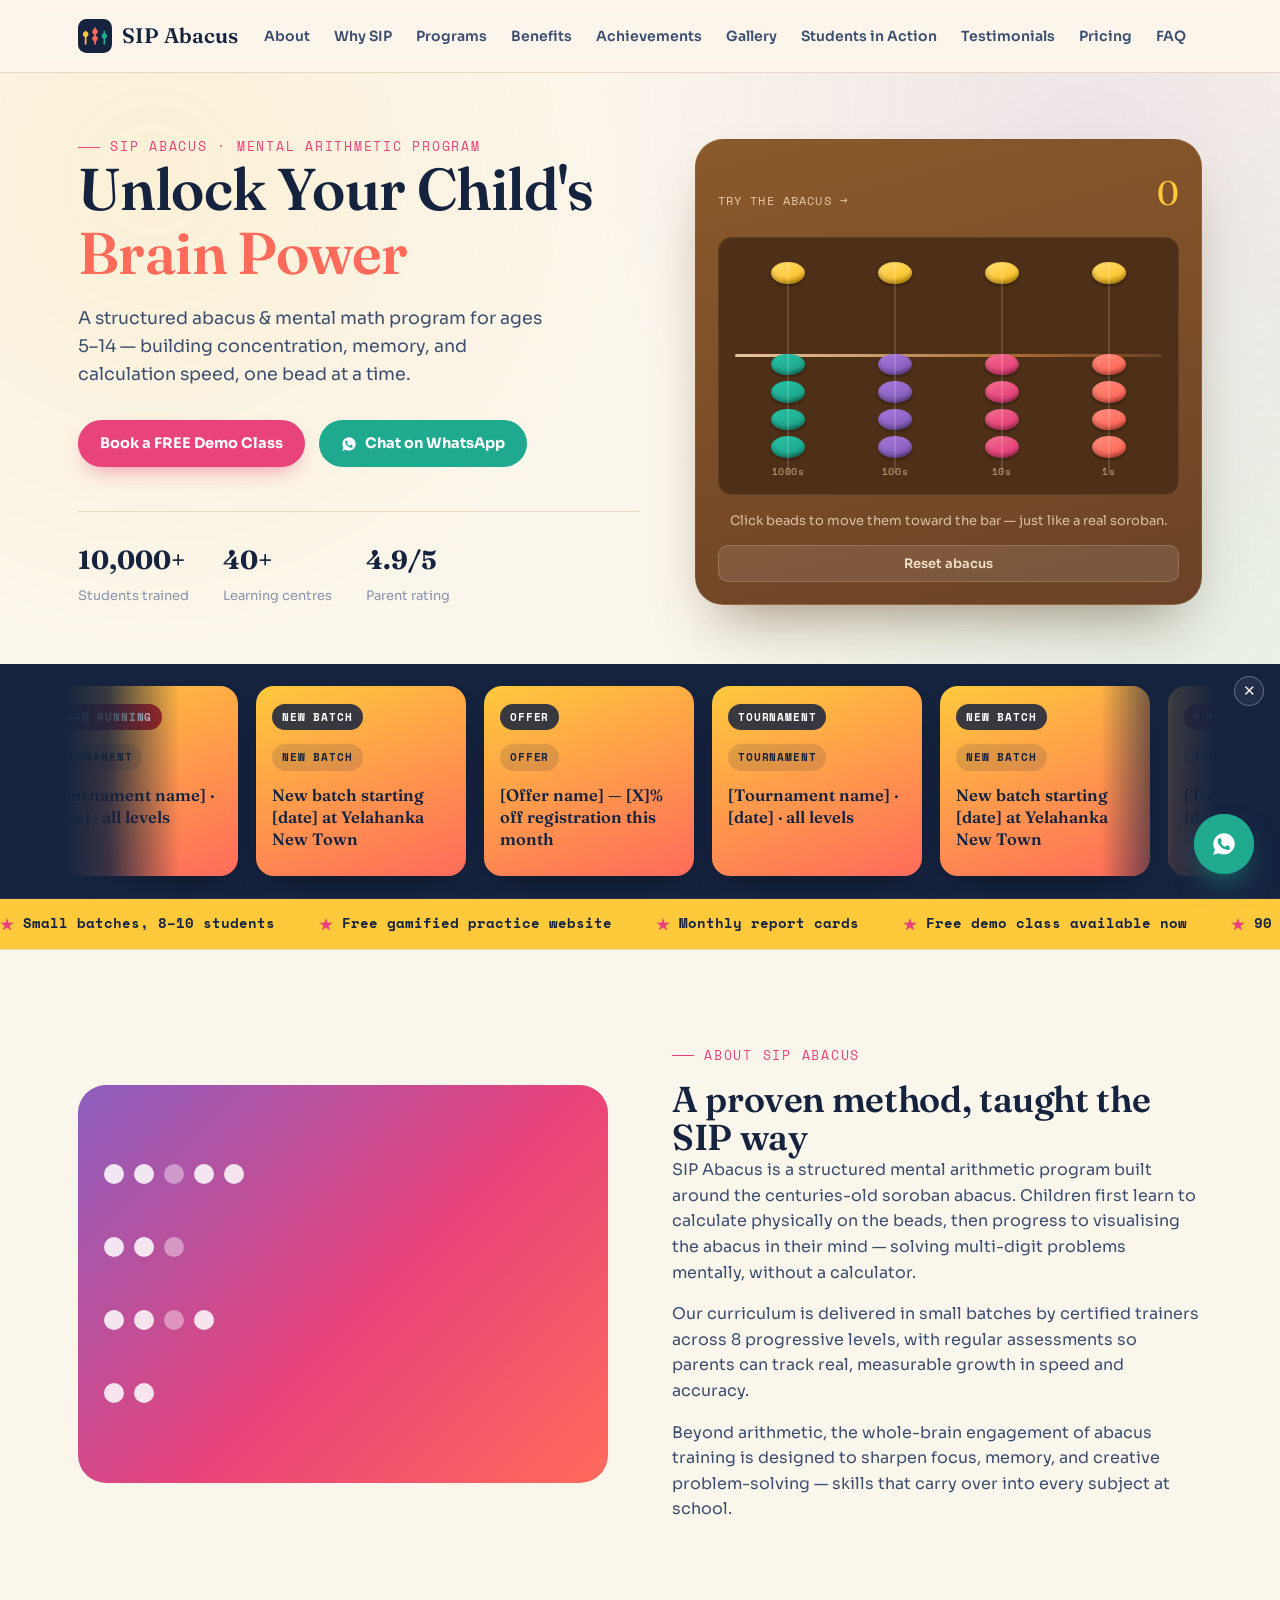
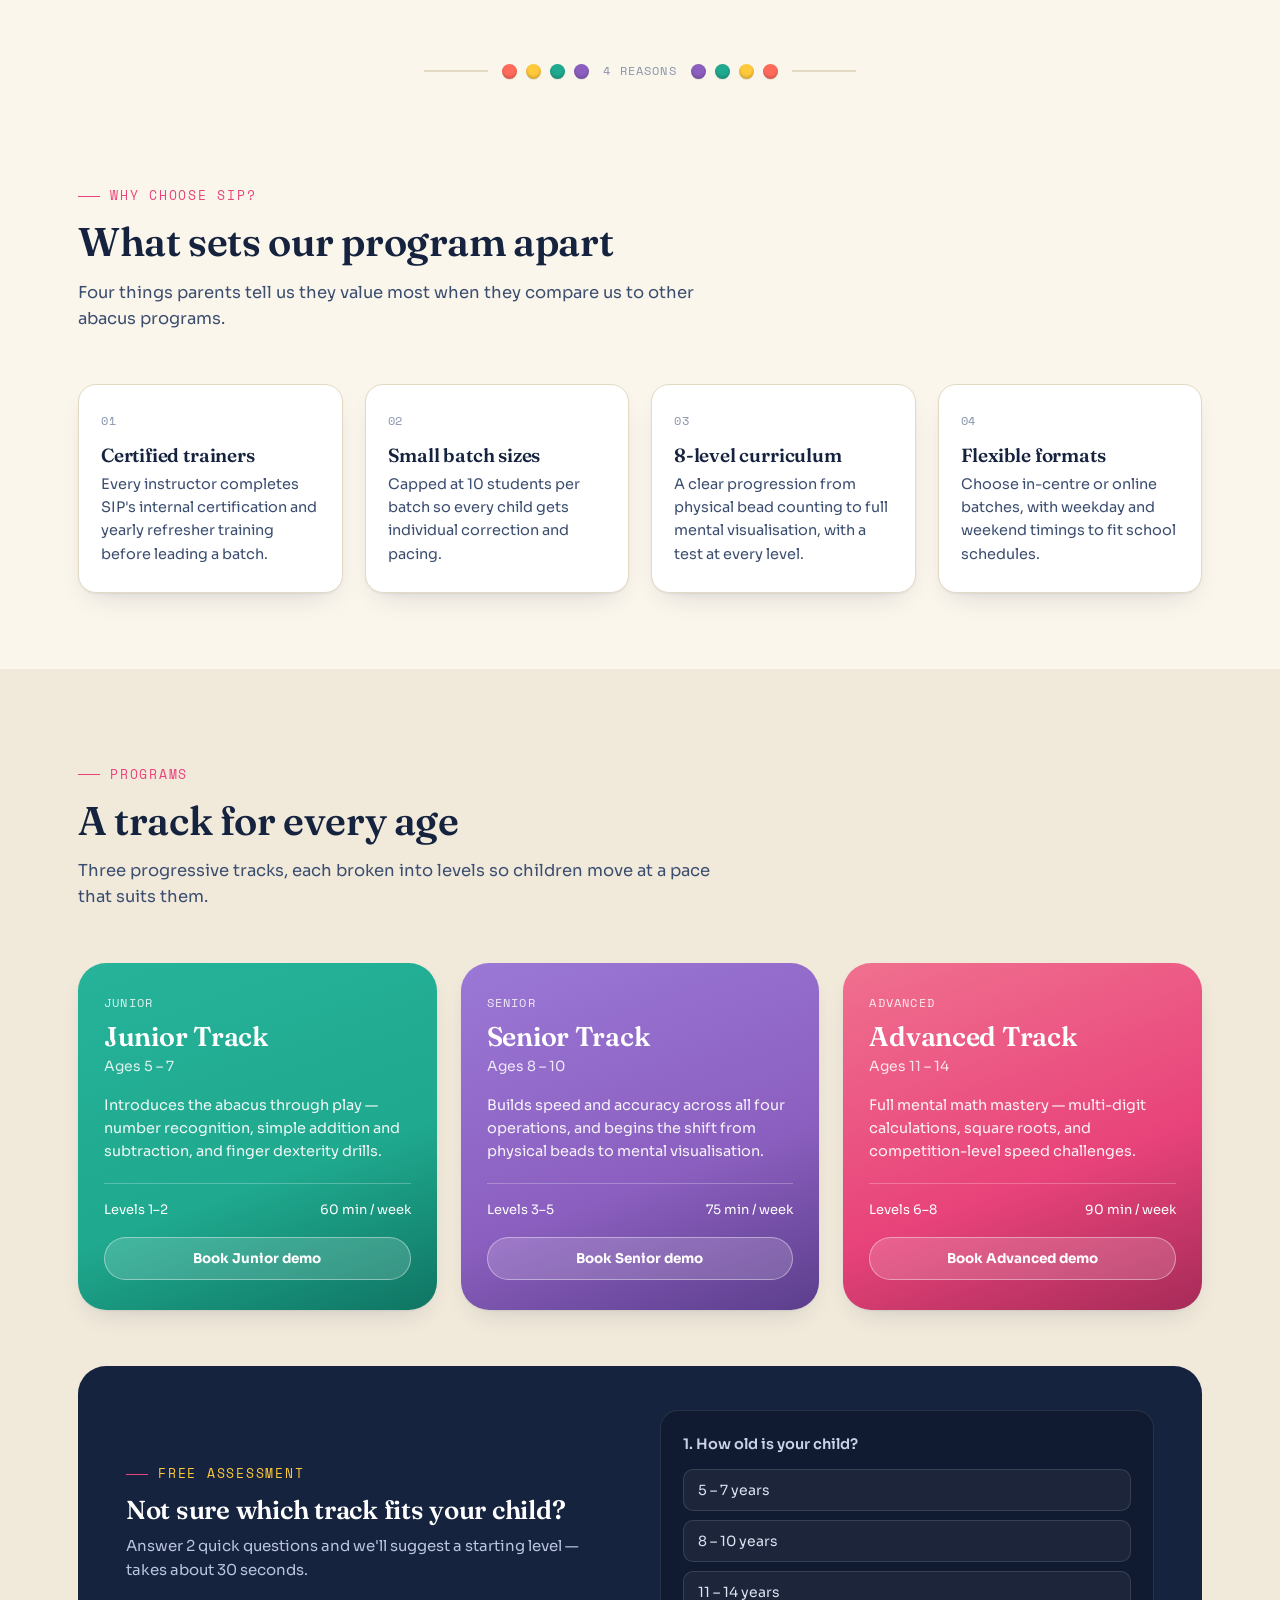
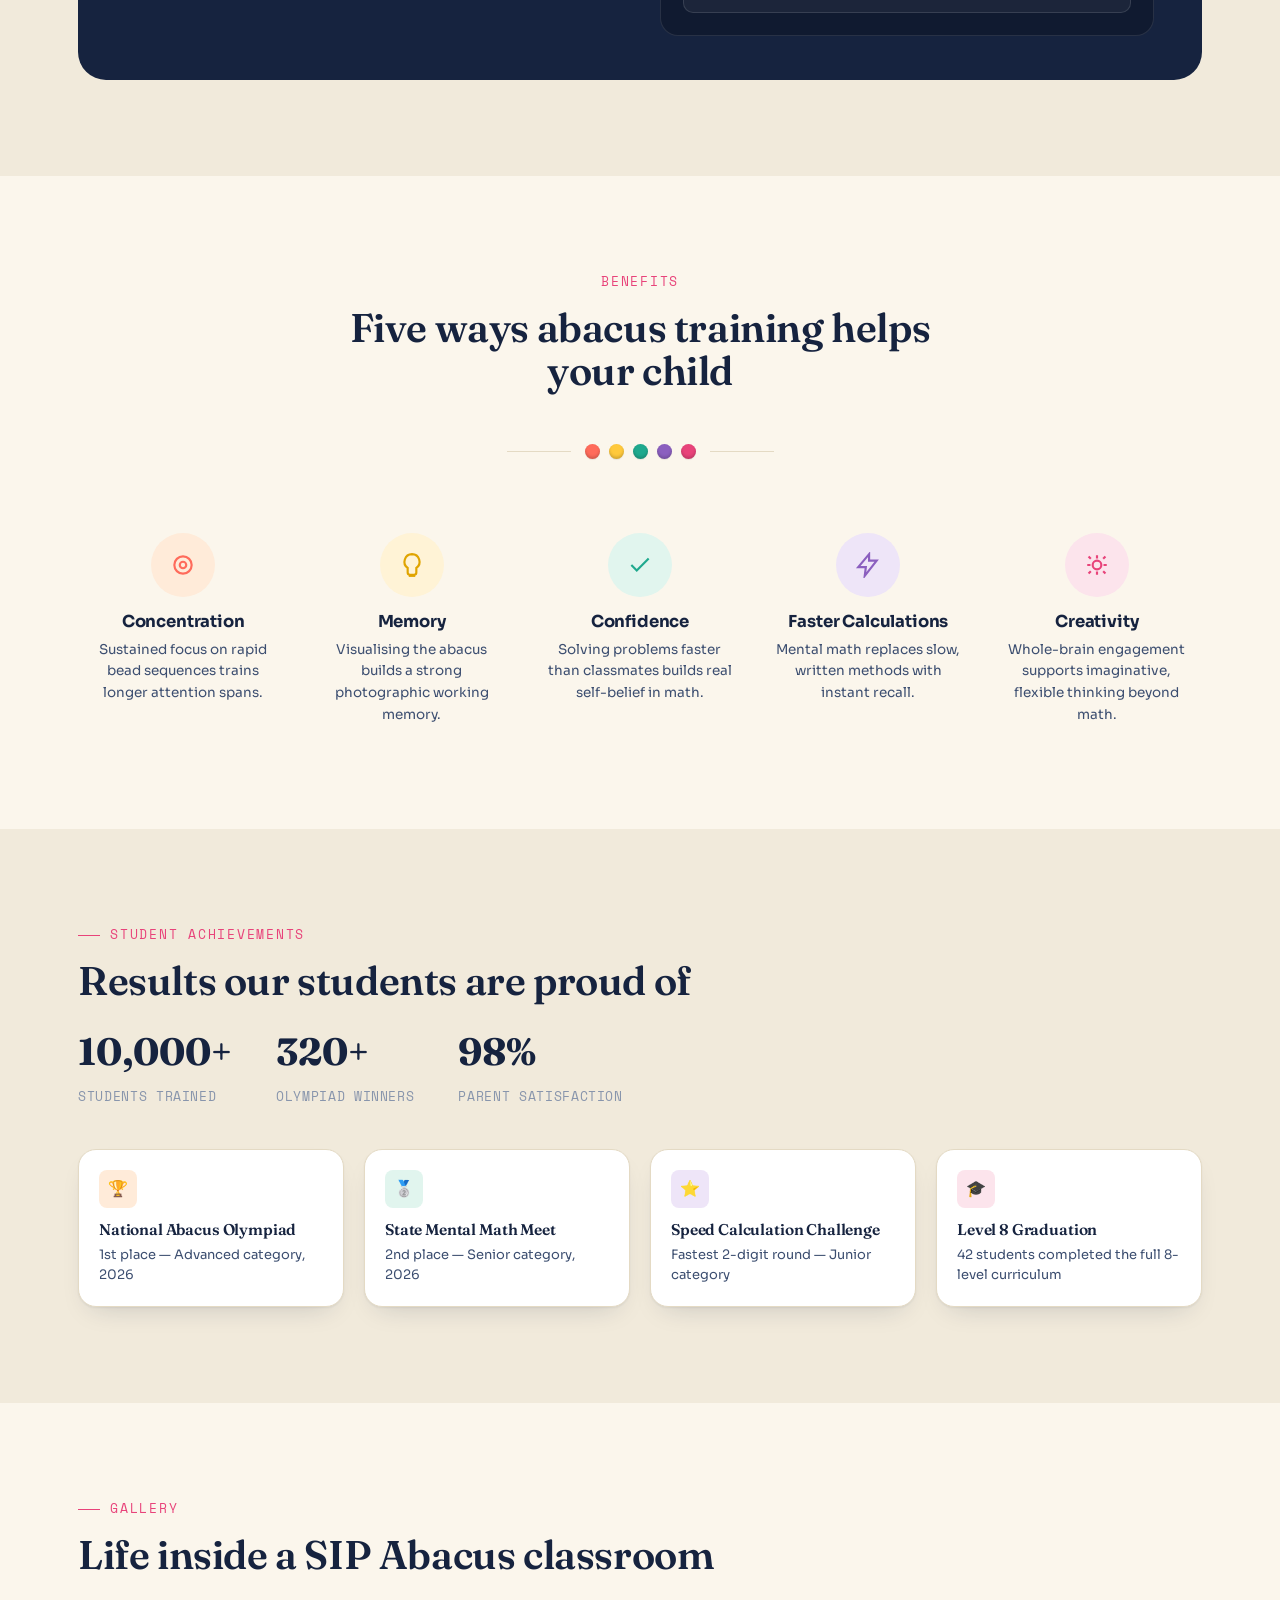
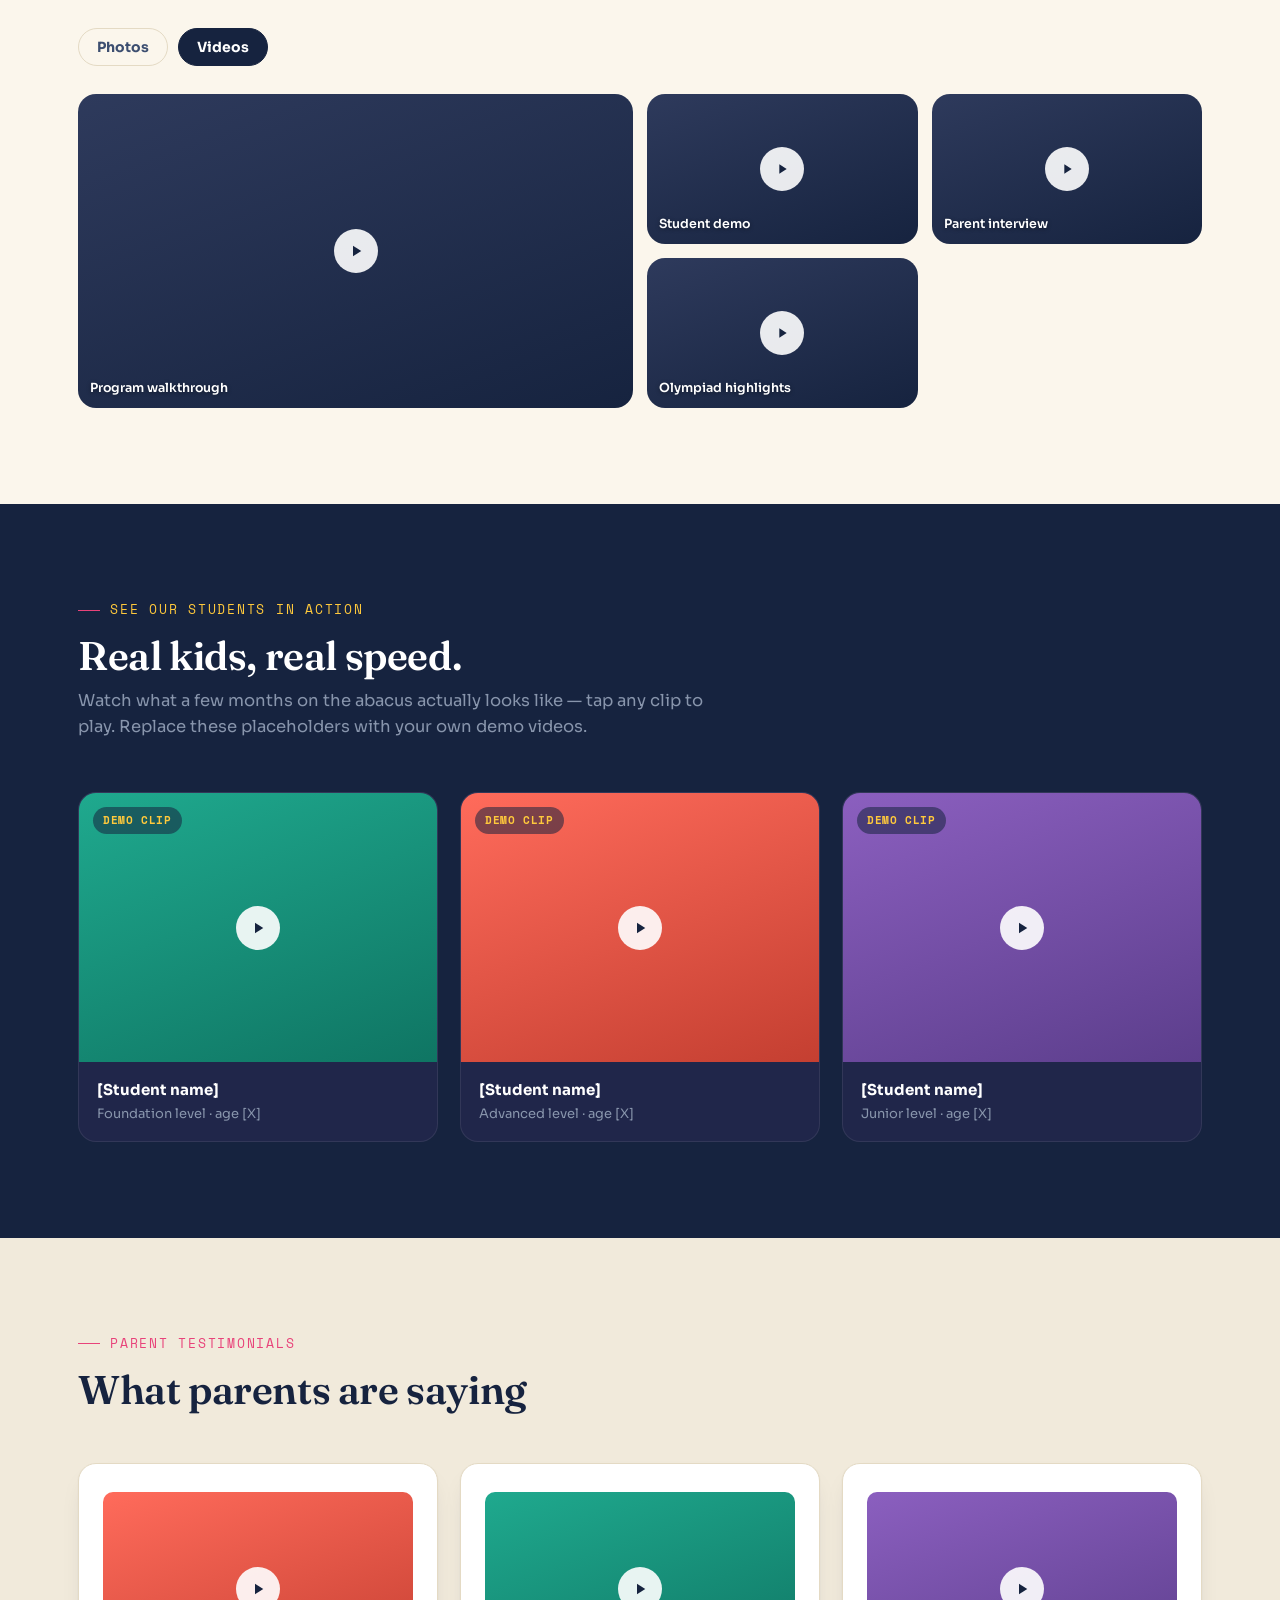
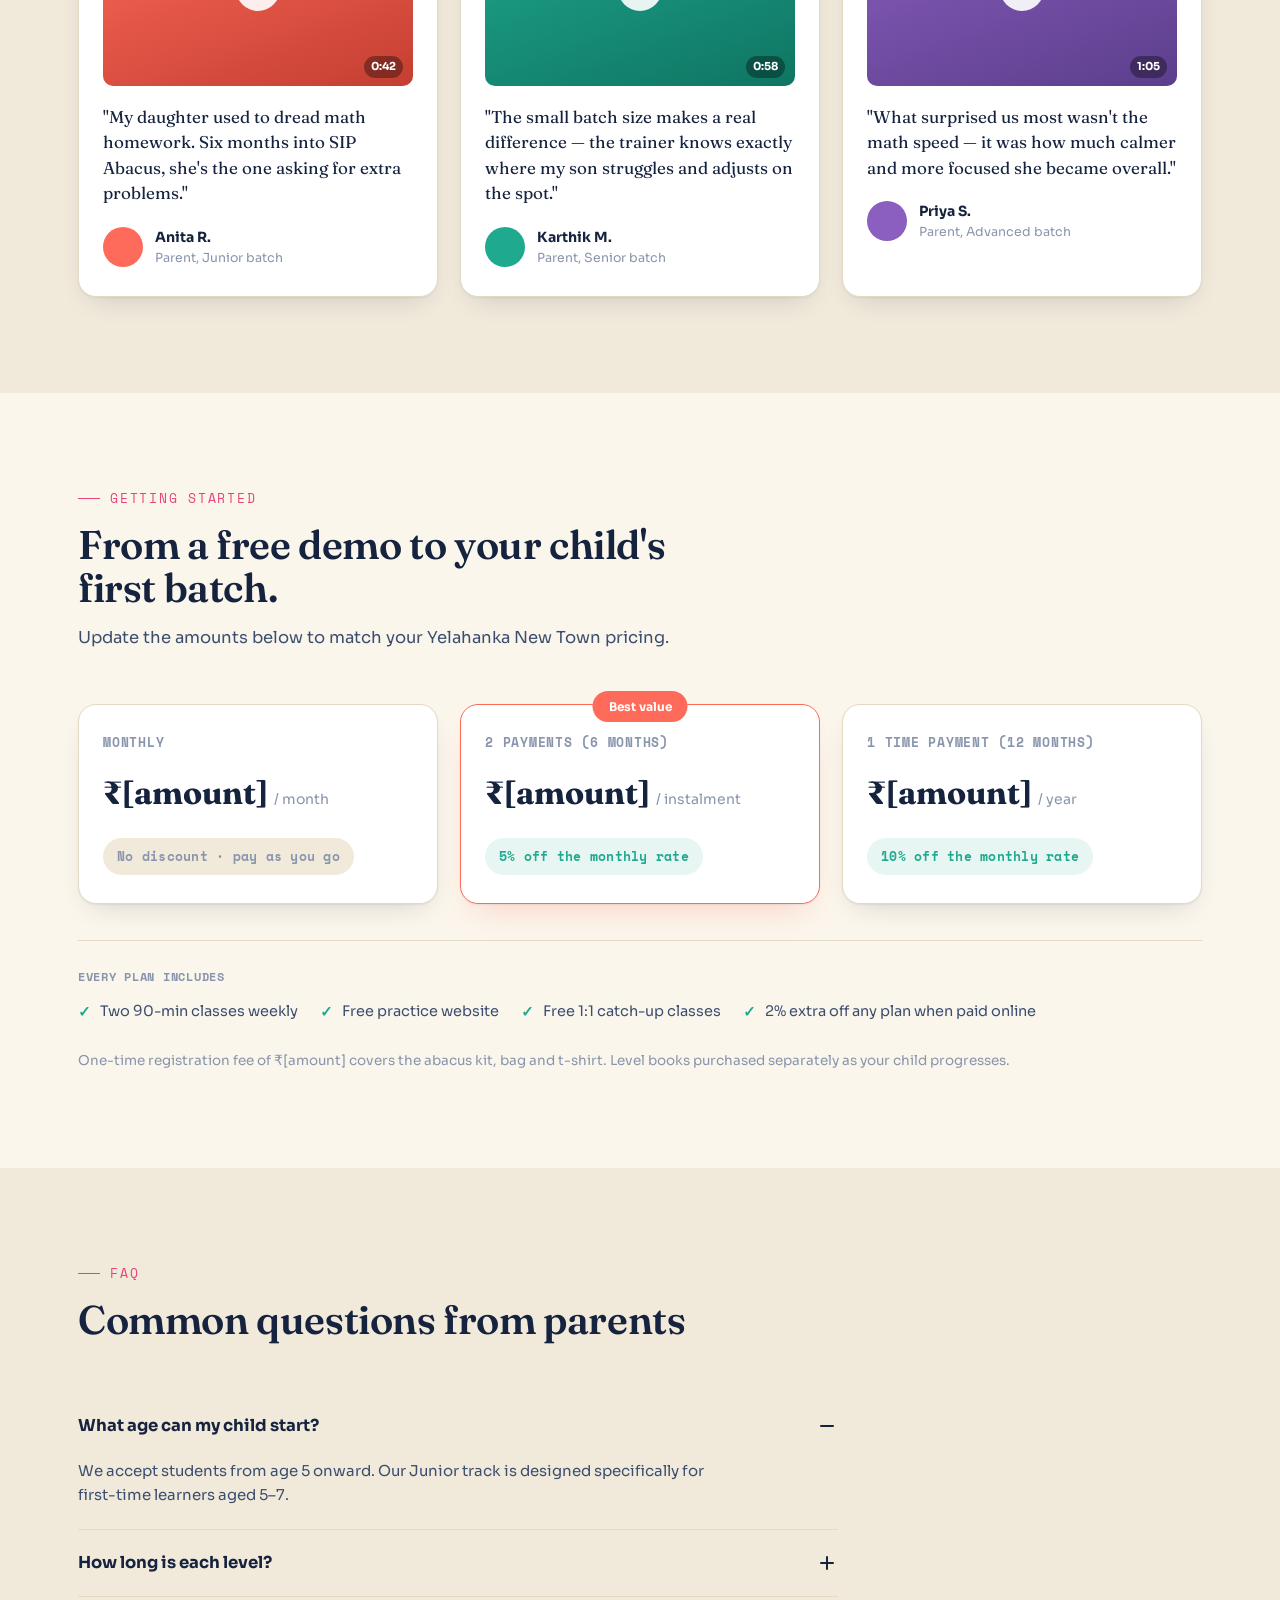
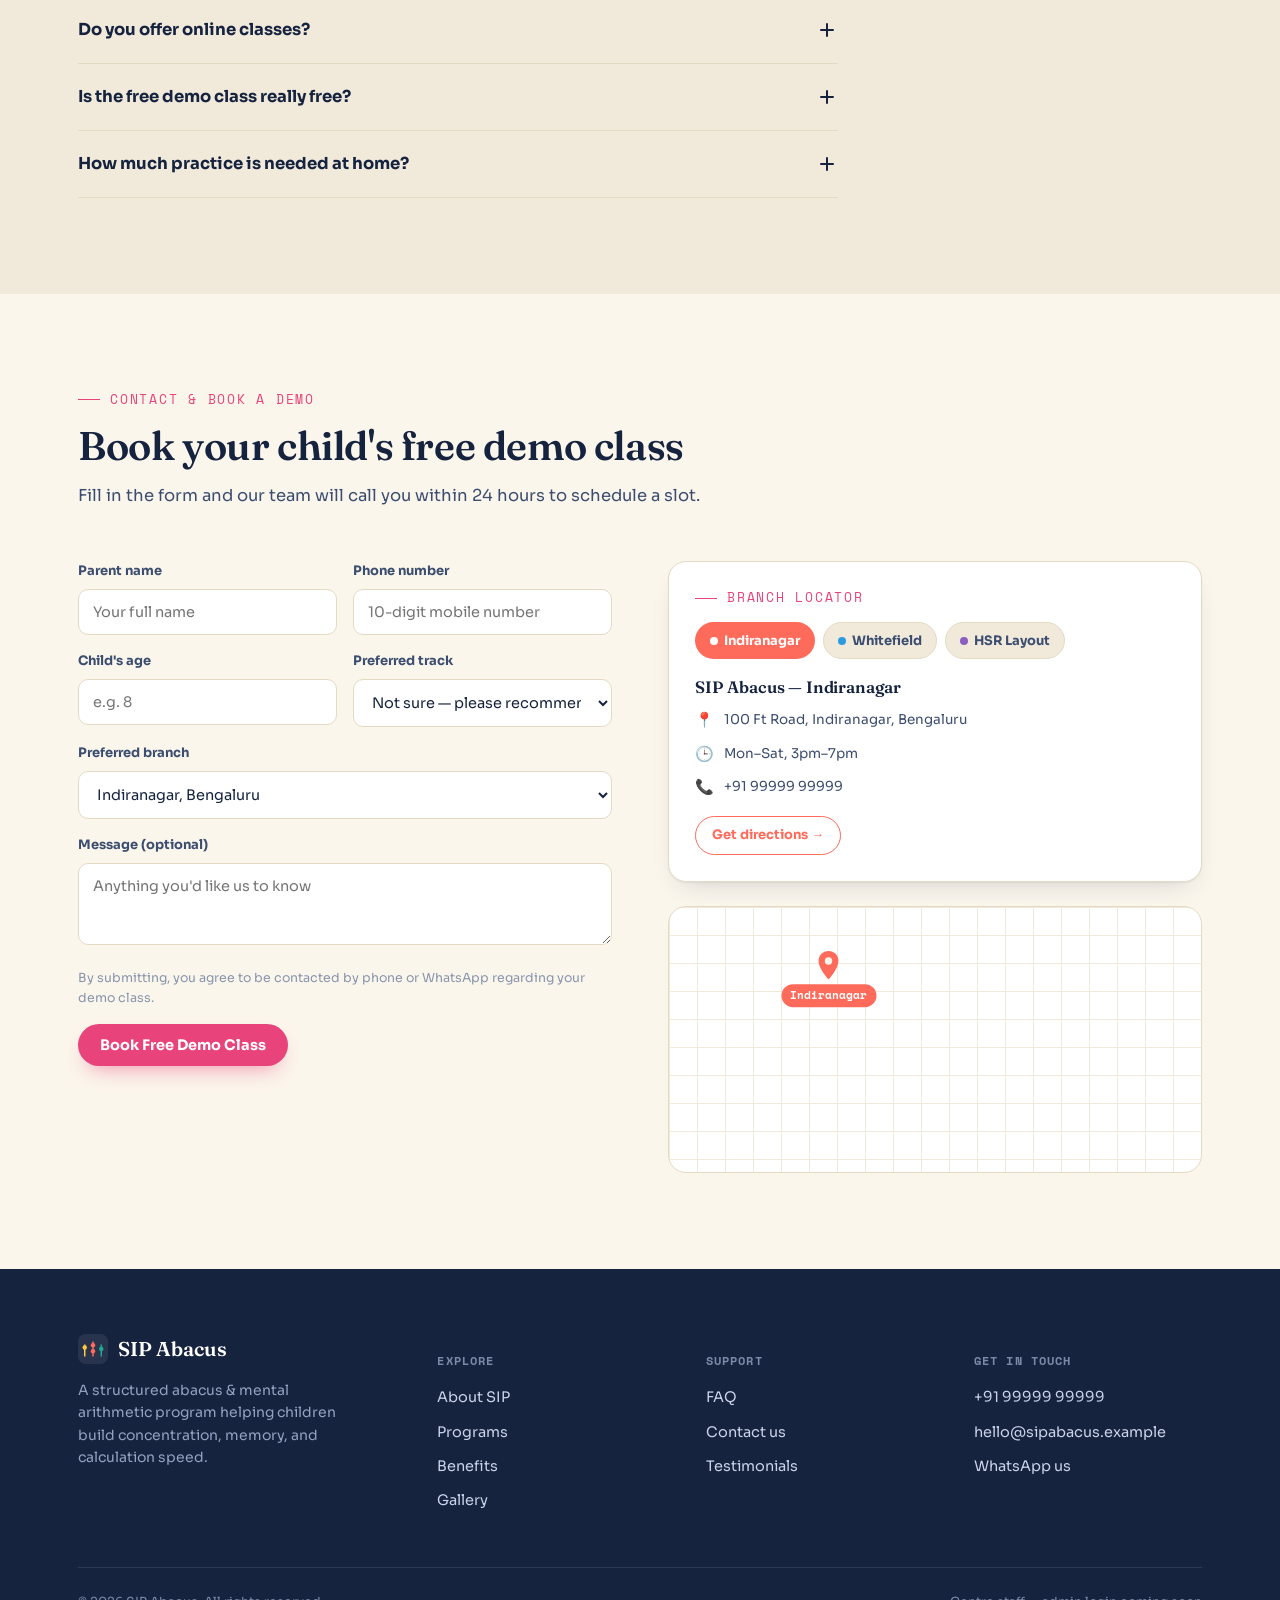
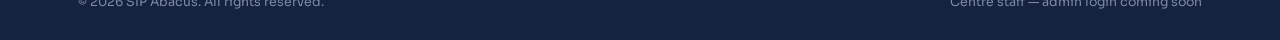
<file: SIP_Abacus_DEMO_fixed.html>
<!DOCTYPE html>
<!-- saved from url=(0063)#events -->
<html lang="en"><head><meta http-equiv="Content-Type" content="text/html; charset=UTF-8">

<meta name="viewport" content="width=device-width, initial-scale=1.0">
<title>SIP Abacus — Unlock Your Child's Brain Power</title>
<meta name="description" content="SIP Abacus mental arithmetic program for children ages 5–14. Book a free demo class today.">
<link rel="preconnect" href="https://fonts.googleapis.com/">
<link rel="preconnect" href="https://fonts.gstatic.com/" crossorigin="">
<link href="https://fonts.googleapis.com/css2?family=Sora:wght@400;500;600;700&family=Fraunces:wght@500;600;700&family=Space+Mono:wght@400;700&display=swap" rel="stylesheet">
<style>
  :root{
    --ink:#16233F;
    --ink-soft:#3C4E70;
    --ink-faint:#8895AC;
    --paper:#FBF6EC;
    --paper-alt:#F1EADB;
    --paper-line:#E4DAC4;
    --coral:#FF6B5B;
    --sun:#FFC93C;
    --teal:#1FA98E;
    --violet:#8B5FBF;
    --magenta:#E8437A;
    --sky:#2E9BE0;
    --white:#FFFFFF;
    --radius-s:10px;
    --radius-m:18px;
    --radius-l:28px;
    --shadow-card: 0 1px 2px rgba(22,35,63,.06), 0 12px 28px -14px rgba(22,35,63,.22);
    --maxw:1180px;
  }
  *{box-sizing:border-box;}
  html{scroll-behavior:smooth;}
  body{
    margin:0;
    background:var(--paper);
    color:var(--ink);
    font-family:'Sora', sans-serif;
    font-size:16px;
    line-height:1.6;
    -webkit-font-smoothing:antialiased;
  }
  h1,h2,h3,h4{
    font-family:'Fraunces', serif;
    font-weight:600;
    line-height:1.08;
    margin:0;
    letter-spacing:-0.01em;
  }
  p{margin:0;}
  a{color:inherit;text-decoration:none;}
  img,svg{display:block;max-width:100%;}
  button{font-family:inherit;cursor:pointer;}
  .wrap{max-width:var(--maxw);margin:0 auto;padding:0 28px;}
  .eyebrow{
    font-family:'Space Mono', monospace;
    font-size:12.5px;
    letter-spacing:.14em;
    text-transform:uppercase;
    color:var(--magenta);
    display:flex;
    align-items:center;
    gap:10px;
  }
  .eyebrow::before{content:'';width:22px;height:1px;background:var(--magenta);display:inline-block;}
  section{scroll-margin-top:88px;}
  ::selection{background:var(--sun);color:var(--ink);}
  :focus-visible{outline:3px solid var(--magenta);outline-offset:3px;border-radius:4px;}

  /* ---------- PROMO BANNER (scrolling announcement cards) ---------- */
  .promo-banner{
    position:relative;background:var(--ink);overflow:hidden;
    padding:22px 0;border-bottom:1px solid rgba(255,255,255,.08);
  }
  .promo-banner.hidden{display:none;}
  .promo-fade{position:absolute;top:0;bottom:0;width:180px;z-index:2;pointer-events:none;}
  .promo-fade.left{left:0;background:linear-gradient(90deg,var(--ink) 35%,rgba(22,35,63,.85) 60%,transparent);}
  .promo-fade.right{right:0;background:linear-gradient(270deg,var(--ink) 35%,rgba(22,35,63,.85) 60%,transparent);}
  .promo-close{
    position:absolute;top:12px;right:16px;z-index:3;
    width:30px;height:30px;border-radius:50%;border:1px solid rgba(255,255,255,.3);
    background:rgba(255,255,255,.06);color:var(--paper);
    display:flex;align-items:center;justify-content:center;font-size:15px;line-height:1;
    transition:background .15s;
  }
  .promo-close:hover{background:rgba(255,255,255,.18);}
  .promo-track{
    display:flex;gap:18px;width:max-content;padding:0 28px;
    animation:promo-scroll 32s linear infinite;
  }
  .promo-banner:hover .promo-track{animation-play-state:paused;}
  @keyframes promo-scroll{
    0%{transform:translateX(0);}
    100%{transform:translateX(-50%);}
  }
  .promo-card{
    position:relative;flex:0 0 auto;width:210px;min-height:190px;
    border-radius:var(--radius-m);padding:18px 16px;
    background:linear-gradient(160deg,#FFC93C,#FF6B5B);
    box-shadow:0 14px 30px -14px rgba(0,0,0,.45);
    display:flex;flex-direction:column;gap:14px;
  }
  .promo-flag{
    align-self:flex-start;display:flex;align-items:center;gap:6px;
    font-family:'Space Mono',monospace;font-size:10.5px;font-weight:700;letter-spacing:.08em;
    text-transform:uppercase;color:var(--white);
    background:rgba(22,35,63,.85);padding:5px 10px;border-radius:999px;
  }
  .promo-flag.live{background:#B3261E;}
  .promo-flag .live-dot{width:6px;height:6px;border-radius:50%;background:#FF8A80;animation:promo-pulse 1.4s ease-in-out infinite;}
  @keyframes promo-pulse{0%,100%{opacity:1;}50%{opacity:.25;}}
  .promo-tag{
    align-self:flex-start;font-family:'Space Mono',monospace;font-size:10.5px;font-weight:700;
    letter-spacing:.08em;text-transform:uppercase;color:var(--ink);
    background:rgba(22,35,63,.14);padding:5px 10px;border-radius:999px;
  }
  .promo-card p{font-family:'Fraunces',serif;font-weight:600;font-size:16.5px;color:var(--ink);line-height:1.32;}

  /* ---------- TICKER (continuous feature marquee) ---------- */
  .ticker-bar{
    position:relative;overflow:hidden;background:var(--sun);
    padding:13px 0;border-bottom:1px solid var(--paper-line);
  }
  .ticker-bar.hidden{display:none;}
  .ticker-track{
    display:flex;gap:44px;width:max-content;
    animation:ticker-scroll 24s linear infinite;
  }
  .ticker-bar:hover .ticker-track{animation-play-state:paused;}
  @keyframes ticker-scroll{
    0%{transform:translateX(0);}
    100%{transform:translateX(-50%);}
  }
  .ticker-item{
    display:flex;align-items:center;gap:10px;white-space:nowrap;
    font-family:'Space Mono',monospace;font-weight:700;font-size:13.5px;color:var(--ink);
  }
  .ticker-item .star{color:var(--magenta);font-size:15px;}
  @media (prefers-reduced-motion: reduce){
    .promo-track,.ticker-track{animation:none;}
  }
  @media (max-width:640px){
    .promo-card{width:180px;min-height:170px;}
  }

  /* ---------- NAV ---------- */
  .site-nav{
    position:sticky;top:0;z-index:100;
    background:rgba(251,246,236,.9);
    backdrop-filter:blur(10px);
    border-bottom:1px solid var(--paper-line);
  }
  .nav-row{
    display:flex;align-items:center;justify-content:space-between;
    height:72px;gap:24px;
  }
  .brand{display:flex;align-items:center;gap:10px;font-family:'Fraunces',serif;font-weight:600;font-size:21px;flex-shrink:0;}
  .brand-mark{width:34px;height:34px;flex-shrink:0;}
  .nav-links{
    display:flex;gap:20px;list-style:none;margin:0;padding:0;
    flex-wrap:nowrap;overflow-x:auto;scrollbar-width:none;
  }
  .nav-links::-webkit-scrollbar{display:none;}
  .nav-links a{
    font-size:14px;font-weight:600;color:var(--ink-soft);white-space:nowrap;
    padding:6px 2px;border-bottom:2px solid transparent;
    transition:color .15s, border-color .15s;
  }
  .nav-links a:hover{color:var(--ink);border-color:var(--coral);}
  .nav-cta{display:flex;align-items:center;gap:12px;}
  .btn{
    display:inline-flex;align-items:center;gap:8px;
    font-weight:700;font-size:14.5px;
    padding:12px 22px;border-radius:999px;border:none;
    transition:transform .15s, box-shadow .15s, background .15s;
    white-space:nowrap;
  }
  .btn:hover{transform:translateY(-2px);}
  .btn-primary{background:var(--magenta);color:var(--white);box-shadow:0 10px 22px -10px rgba(232,67,122,.65);}
  .btn-primary:hover{background:#D6386A;}
  .btn-ghost{background:transparent;color:var(--ink);border:1.5px solid var(--paper-line);}
  .btn-ghost:hover{border-color:var(--ink);}
  .btn-whatsapp{background:var(--teal);color:var(--white);}
  .btn-whatsapp:hover{background:#178D76;}
  .nav-toggle{display:none;background:none;border:none;padding:8px;}
  .nav-toggle span{display:block;width:22px;height:2px;background:var(--ink);margin:5px 0;border-radius:2px;transition:transform .2s,opacity .2s;}

  /* ---------- BEAD DIVIDER ---------- */
  .bead-divider{
    display:flex;align-items:center;justify-content:center;gap:14px;
    padding:44px 0 30px;
  }
  .bead-divider .rod{flex:0 0 auto;width:64px;height:1.5px;background:var(--paper-line);}
  .bead-divider .beads{display:flex;gap:9px;}
  .bead-divider .bead{width:15px;height:15px;border-radius:50%;box-shadow:inset 0 -2px 3px rgba(0,0,0,.18), 0 1px 1px rgba(0,0,0,.08);}
  .bead-divider .label{
    font-family:'Space Mono',monospace;font-size:11.5px;letter-spacing:.1em;
    text-transform:uppercase;color:var(--ink-faint);white-space:nowrap;
  }

  /* ---------- HERO ---------- */
  .hero{position:relative;overflow:hidden;background:var(--paper);color:var(--ink);padding:64px 0 0;}
  .hero-grain{
    position:absolute;inset:0;pointer-events:none;opacity:.55;
    background-image:radial-gradient(circle at 12% 18%, rgba(255,201,60,.22), transparent 40%),
                      radial-gradient(circle at 85% 8%, rgba(139,95,191,.2), transparent 42%),
                      radial-gradient(circle at 90% 85%, rgba(31,169,142,.18), transparent 40%);
  }
  .hero-inner{position:relative;display:grid;grid-template-columns:1.05fr .95fr;gap:56px;align-items:center;padding-bottom:56px;}
  .hero-copy h1{font-size:clamp(38px,4.6vw,60px);color:var(--ink);}
  .hero-copy h1 em{font-style:normal;color:var(--coral);}
  .hero-sub{font-size:17.5px;color:var(--ink-soft);max-width:480px;margin:20px 0 32px;}
  .hero-actions{display:flex;gap:14px;flex-wrap:wrap;}
  .hero-stats{display:flex;gap:34px;margin-top:44px;padding-top:28px;border-top:1px solid var(--paper-line);}
  .hero-stat b{display:block;font-family:'Fraunces',serif;font-size:26px;color:var(--ink);}
  .hero-stat span{font-size:13px;color:var(--ink-faint);}

  /* Soroban — wooden abacus styling */
  .soroban-card{
    background:linear-gradient(165deg,#8B5A2B,#6B4226);border:1px solid rgba(255,255,255,.08);
    border-radius:var(--radius-l);padding:26px 22px 22px;
    box-shadow:0 30px 60px -25px rgba(74,44,20,.55);
  }
  .soroban-head{display:flex;justify-content:space-between;align-items:baseline;margin-bottom:16px;}
  .soroban-head span{font-family:'Space Mono',monospace;font-size:11.5px;letter-spacing:.1em;text-transform:uppercase;color:#E7CBA6;}
  .soroban-total{font-family:'Fraunces',serif;font-size:34px;color:var(--sun);font-variant-numeric:tabular-nums;}
  .soroban-frame{background:#4E2F17;border-radius:14px;padding:20px 16px 14px;border:1px solid rgba(255,255,255,.08);}
  .soroban-cols{display:flex;justify-content:space-around;position:relative;}
  .soroban-bar{position:absolute;left:0;right:0;top:96px;height:3px;background:linear-gradient(90deg, #E8C79E, #C89B6C, #A9682F, #6B4226);border-radius:2px;}
  .soroban-col{display:flex;flex-direction:column;align-items:center;gap:6px;position:relative;z-index:1;}
  .heaven-track{height:82px;display:flex;align-items:flex-start;padding-top:4px;}
  .earth-track{height:112px;display:flex;flex-direction:column-reverse;gap:6px;padding-top:8px;}
  .rod-line{position:absolute;top:6px;bottom:6px;width:2px;background:rgba(255,255,255,.14);left:50%;transform:translateX(-50%);z-index:0;}
  .bead-btn{
    width:34px;height:22px;border-radius:50%;border:none;padding:0;
    box-shadow:inset 0 -3px 4px rgba(0,0,0,.28), 0 2px 3px rgba(0,0,0,.3);
    transition:transform .18s cubic-bezier(.4,0,.2,1), filter .18s;
    cursor:pointer;
  }
  .bead-btn:hover{filter:brightness(1.12);}
  .bead-heaven{background:linear-gradient(160deg,#FFDD70,var(--sun) 60%,#D69A00);}
  .bead-heaven.active{transform:translateY(38px);}
  .bead-earth{background:linear-gradient(160deg,#26C4A8,var(--teal) 70%,#0F7563);}
  .bead-earth.active{transform:translateY(-18px);}
  .soroban-col:nth-child(3) .bead-earth{background:linear-gradient(160deg,#A47DDE,var(--violet) 70%,#5C3E8C);}
  .soroban-col:nth-child(4) .bead-earth{background:linear-gradient(160deg,#F0708F,var(--magenta) 70%,#A62B58);}
  .soroban-col:nth-child(5) .bead-earth{background:linear-gradient(160deg,#FF9080,var(--coral) 70%,#C43F31);}
  .place-label{font-family:'Space Mono',monospace;font-size:10px;color:#C9A97C;letter-spacing:.06em;}
  .soroban-foot{margin-top:16px;font-size:13px;color:#DCC1A0;text-align:center;}
  .soroban-reset{
    margin-top:14px;width:100%;background:rgba(255,255,255,.1);color:#F2E1C8;
    border:1px solid rgba(255,255,255,.16);border-radius:10px;padding:9px;font-size:13px;font-weight:600;
  }
  .soroban-reset:hover{background:rgba(255,255,255,.18);}


  .section-pad{padding:96px 0;}
  .section-pad.tight{padding:76px 0;}
  .alt-bg{background:var(--paper-alt);}
  .head-block{max-width:640px;margin-bottom:52px;}
  .head-block h2{font-size:clamp(28px,3.4vw,40px);margin-top:14px;}
  .head-block p{margin-top:16px;color:var(--ink-soft);font-size:16.5px;}
  .head-block.center{margin-left:auto;margin-right:auto;text-align:center;}
  .head-block.center .eyebrow{justify-content:center;}
  .head-block.center .eyebrow::before{display:none;}

  /* ---------- ABOUT ---------- */
  .about-grid{display:grid;grid-template-columns:1fr 1fr;gap:64px;align-items:center;}
  .about-copy p{color:var(--ink-soft);margin-bottom:16px;font-size:16px;}
  .about-copy p:last-child{margin-bottom:0;}
  .about-visual{
    aspect-ratio:4/3;border-radius:var(--radius-l);
    background:linear-gradient(135deg, var(--violet), var(--magenta) 55%, var(--coral));
    position:relative;overflow:hidden;
  }
  .about-visual .rows{position:absolute;inset:0;display:flex;flex-direction:column;justify-content:space-evenly;padding:26px;}
  .about-visual .row{display:flex;gap:10px;}
  .about-visual .dot{width:20px;height:20px;border-radius:50%;background:rgba(255,255,255,.85);}
  .about-visual .dot:nth-child(3n){background:rgba(255,255,255,.4);}

  /* ---------- WHY CHOOSE (differentiators) ---------- */
  .why-grid{display:grid;grid-template-columns:repeat(4,1fr);gap:22px;}
  .why-card{
    background:var(--white);border:1px solid var(--paper-line);border-radius:var(--radius-m);
    padding:26px 22px;box-shadow:var(--shadow-card);
  }
  .why-num{font-family:'Space Mono',monospace;font-size:12px;color:var(--ink-faint);letter-spacing:.08em;}
  .why-card h3{font-size:19px;margin:14px 0 8px;}
  .why-card p{font-size:14.5px;color:var(--ink-soft);}

  /* ---------- PROGRAMS ---------- */
  .programs-grid{display:grid;grid-template-columns:repeat(3,1fr);gap:24px;}
  .prog-card{
    border-radius:var(--radius-l);padding:30px 26px;position:relative;overflow:hidden;
    color:var(--white);min-height:340px;display:flex;flex-direction:column;
    box-shadow:var(--shadow-card);
  }
  .prog-card.junior{background:linear-gradient(160deg,#26B39A,var(--teal) 60%,#0F7563);}
  .prog-card.senior{background:linear-gradient(160deg,#9B78D6,var(--violet) 60%,#5C3E8C);}
  .prog-card.advanced{background:linear-gradient(160deg,#F0708F,var(--magenta) 60%,#A62B58);}
  .prog-level{font-family:'Space Mono',monospace;font-size:12px;letter-spacing:.1em;text-transform:uppercase;opacity:.85;}
  .prog-card h3{font-size:27px;color:var(--white);margin:10px 0 4px;}
  .prog-age{font-size:14px;opacity:.85;margin-bottom:16px;}
  .prog-card p.desc{font-size:14.5px;opacity:.92;margin-bottom:auto;}
  .prog-meta{display:flex;justify-content:space-between;align-items:center;margin-top:20px;padding-top:16px;border-top:1px solid rgba(255,255,255,.25);font-size:13px;}
  .prog-cta{margin-top:16px;background:rgba(255,255,255,.16);color:var(--white);border:1px solid rgba(255,255,255,.4);border-radius:999px;padding:10px 16px;font-weight:700;font-size:13.5px;text-align:center;transition:background .15s;}
  .prog-cta:hover{background:rgba(255,255,255,.28);}



  /* ---------- ASSESSMENT STRIP ---------- */
  .assess-strip{
    display:grid;grid-template-columns:1fr 1fr;gap:40px;align-items:center;
    background:var(--ink);color:var(--paper);border-radius:var(--radius-l);padding:44px 48px;
  }
  .assess-strip h3{color:var(--white);font-size:26px;}
  .assess-strip p{color:#B9C4DD;margin-top:10px;font-size:15px;}
  .quiz-box{background:#101A30;border:1px solid rgba(255,255,255,.1);border-radius:var(--radius-m);padding:22px;}
  .quiz-q{font-size:14.5px;color:#C9D2E8;margin-bottom:12px;font-weight:600;}
  .quiz-opts{display:flex;flex-direction:column;gap:9px;}
  .quiz-opt{
    background:rgba(255,255,255,.05);border:1px solid rgba(255,255,255,.12);color:#DDE4F2;
    padding:11px 14px;border-radius:10px;font-size:14px;text-align:left;transition:background .15s,border-color .15s;
  }
  .quiz-opt:hover{background:rgba(255,255,255,.1);border-color:var(--sun);}
  .quiz-result{display:none;font-size:15px;color:var(--sun);font-weight:700;padding:6px 2px;}

  /* ---------- BENEFITS ---------- */
  .benefits-grid{display:grid;grid-template-columns:repeat(5,1fr);gap:18px;}
  .benefit-card{text-align:center;padding:8px;}
  .benefit-icon{
    width:64px;height:64px;border-radius:50%;margin:0 auto 16px;
    display:flex;align-items:center;justify-content:center;
  }
  .benefit-card h4{font-size:16.5px;margin-bottom:8px;font-family:'Sora',sans-serif;font-weight:700;}
  .benefit-card p{font-size:13.5px;color:var(--ink-soft);}

  /* ---------- ACHIEVEMENTS ---------- */
  .achieve-top{display:flex;justify-content:space-between;align-items:flex-end;flex-wrap:wrap;gap:20px;margin-bottom:40px;}
  .stat-row{display:flex;gap:44px;flex-wrap:wrap;}
  .stat b{display:block;font-family:'Fraunces',serif;font-size:38px;}
  .stat span{font-size:13px;color:var(--ink-faint);font-family:'Space Mono',monospace;letter-spacing:.05em;}
  .certs-grid{display:grid;grid-template-columns:repeat(4,1fr);gap:20px;}
  .cert-card{
    background:var(--white);border:1px solid var(--paper-line);border-radius:var(--radius-m);
    padding:20px;box-shadow:var(--shadow-card);
  }
  .cert-ribbon{width:38px;height:38px;border-radius:8px;margin-bottom:14px;display:flex;align-items:center;justify-content:center;}
  .cert-card h4{font-size:15.5px;margin-bottom:6px;}
  .cert-card p{font-size:13px;color:var(--ink-soft);}

  /* ---------- GALLERY ---------- */
  .gallery-tabs{display:flex;gap:10px;margin-bottom:28px;}
  .gtab{padding:9px 18px;border-radius:999px;border:1.5px solid var(--paper-line);background:transparent;font-size:14px;font-weight:700;color:var(--ink-soft);}
  .gtab.active{background:var(--ink);color:var(--white);border-color:var(--ink);}
  .gallery-grid{display:grid;grid-template-columns:repeat(4,1fr);grid-auto-rows:150px;gap:14px;}
  .gallery-grid.hidden{display:none;}
  .g-tile{border-radius:var(--radius-m);position:relative;overflow:hidden;}
  .g-tile span{position:absolute;bottom:10px;left:12px;color:#fff;font-size:12.5px;font-weight:600;text-shadow:0 1px 4px rgba(0,0,0,.4);}
  .g-tile.big{grid-column:span 2;grid-row:span 2;}
  .g-tile .play{position:absolute;inset:0;display:flex;align-items:center;justify-content:center;}
  .play-circle{width:44px;height:44px;border-radius:50%;background:rgba(255,255,255,.9);display:flex;align-items:center;justify-content:center;}

  /* ---------- STUDENTS IN ACTION (dark video showcase) ---------- */
  .action-section{background:var(--ink);color:var(--white);}
  .action-section .eyebrow{color:var(--sun);}
  .action-section h2{color:var(--white);}
  .action-section .head-block p{color:var(--ink-faint);max-width:640px;margin-top:10px;}
  .action-grid{display:grid;grid-template-columns:repeat(3,1fr);gap:22px;margin-top:36px;}
  .action-card{border-radius:var(--radius-m);overflow:hidden;background:#20264a;border:1px solid rgba(255,255,255,.08);}
  .action-thumb{position:relative;aspect-ratio:4/3;background:linear-gradient(160deg,var(--teal),#0F7563);cursor:pointer;}
  .action-card:nth-child(2) .action-thumb{background:linear-gradient(160deg,var(--coral),#C43F31);}
  .action-card:nth-child(3) .action-thumb{background:linear-gradient(160deg,var(--violet),#5C3E8C);}
  .action-badge{position:absolute;top:14px;left:14px;background:rgba(22,35,63,.55);color:var(--sun);font-family:'Space Mono',monospace;font-size:10.5px;font-weight:700;letter-spacing:.06em;text-transform:uppercase;padding:5px 10px;border-radius:999px;}
  .action-thumb .play{position:absolute;inset:0;display:flex;align-items:center;justify-content:center;}
  .action-info{padding:16px 18px;}
  .action-info .a-name{font-size:15px;font-weight:700;color:var(--white);}
  .action-info .a-meta{font-size:13px;color:var(--ink-faint);margin-top:2px;}

  @media(max-width:820px){
    .action-grid{grid-template-columns:1fr;}
  }

  /* ---------- TESTIMONIALS ---------- */
  .testi-grid{display:grid;grid-template-columns:repeat(3,1fr);gap:22px;}
  .testi-card{
    background:var(--white);border-radius:var(--radius-m);padding:28px 24px;border:1px solid var(--paper-line);
    box-shadow:var(--shadow-card);
  }
  .testi-quote{font-family:'Fraunces',serif;font-size:17px;line-height:1.5;color:var(--ink);}
  .testi-who{display:flex;align-items:center;gap:12px;margin-top:20px;}
  .testi-avatar{width:40px;height:40px;border-radius:50%;flex-shrink:0;}
  .testi-name{font-size:14px;font-weight:700;}
  .testi-role{font-size:12.5px;color:var(--ink-faint);}
  .testi-video{position:relative;border-radius:var(--radius-s,10px);overflow:hidden;aspect-ratio:16/10;margin-bottom:18px;cursor:pointer;}
  .testi-video .play{position:absolute;inset:0;display:flex;align-items:center;justify-content:center;}
  .testi-video .testi-duration{position:absolute;bottom:8px;right:10px;color:#fff;font-size:11px;font-weight:700;background:rgba(0,0,0,.35);padding:2px 7px;border-radius:999px;}

  /* ---------- PRICING ---------- */
  .pricing-grid{display:grid;grid-template-columns:repeat(3,1fr);gap:22px;margin-top:36px;align-items:start;}
  .price-card{background:var(--white);border-radius:var(--radius-m);padding:28px 24px;border:1px solid var(--paper-line);box-shadow:var(--shadow-card);position:relative;}
  .price-card.featured{border:1.5px solid var(--coral);box-shadow:0 1px 2px rgba(22,35,63,.06), 0 16px 34px -16px rgba(255,107,91,.35);}
  .price-badge{position:absolute;top:-14px;left:50%;transform:translateX(-50%);background:var(--coral);color:var(--white);font-size:12px;font-weight:700;padding:6px 16px;border-radius:999px;white-space:nowrap;}
  .price-plan{font-family:'Space Mono',monospace;font-size:12.5px;font-weight:700;letter-spacing:.06em;text-transform:uppercase;color:var(--ink-faint);}
  .price-amount{display:flex;align-items:baseline;gap:6px;margin-top:14px;margin-bottom:20px;}
  .price-amount .num{font-family:'Fraunces',serif;font-size:32px;font-weight:700;color:var(--ink);}
  .price-amount .per{font-size:14px;color:var(--ink-faint);}
  .price-discount{
    display:inline-flex;align-items:center;gap:7px;
    font-family:'Space Mono',monospace;font-weight:700;font-size:13px;letter-spacing:.02em;
    color:var(--teal);background:rgba(31,169,142,.1);
    padding:8px 14px;border-radius:999px;
  }
  .price-discount.zero{color:var(--ink-faint);background:var(--paper-alt);}
  .price-included{margin-top:36px;padding-top:26px;border-top:1px solid var(--paper-line);}
  .price-included-label{font-family:'Space Mono',monospace;font-size:12px;font-weight:700;letter-spacing:.06em;text-transform:uppercase;color:var(--ink-faint);margin-bottom:14px;}
  .price-features{list-style:none;padding:0;margin:0;display:flex;flex-wrap:wrap;gap:10px 22px;}
  .price-features li{display:flex;align-items:flex-start;gap:9px;font-size:14.5px;color:var(--ink-soft);}
  .price-features li .tick{color:var(--teal);font-weight:700;flex-shrink:0;margin-top:1px;}
  .pricing-note{margin-top:26px;font-size:13.5px;color:var(--ink-faint);}

  @media(max-width:820px){
    .pricing-grid{grid-template-columns:1fr;}
    .price-card.featured{order:-1;}
  }

  /* ---------- EVENTS ---------- */
  .events-list{display:flex;flex-direction:column;border-top:1px solid var(--paper-line);}
  .event-row{
    display:grid;grid-template-columns:120px 1fr auto;gap:24px;align-items:center;
    padding:24px 0;border-bottom:1px solid var(--paper-line);
  }
  .event-date{font-family:'Space Mono',monospace;}
  .event-date b{display:block;font-size:26px;font-family:'Fraunces',serif;color:var(--magenta);}
  .event-date span{font-size:12px;color:var(--ink-faint);text-transform:uppercase;letter-spacing:.06em;}
  .event-row h4{font-size:18px;margin-bottom:6px;}
  .event-row p{font-size:14px;color:var(--ink-soft);}
  .event-tag{font-family:'Space Mono',monospace;font-size:11px;padding:5px 10px;border-radius:999px;white-space:nowrap;}

  /* ---------- FAQ ---------- */
  .faq-list{max-width:760px;}
  .faq-item{border-bottom:1px solid var(--paper-line);}
  .faq-q{
    width:100%;text-align:left;background:none;border:none;padding:22px 0;
    display:flex;justify-content:space-between;align-items:center;gap:20px;
    font-size:16.5px;font-weight:700;color:var(--ink);
  }
  .faq-plus{width:22px;height:22px;flex-shrink:0;position:relative;}
  .faq-plus::before,.faq-plus::after{content:'';position:absolute;background:var(--ink);border-radius:2px;}
  .faq-plus::before{width:14px;height:2px;top:10px;left:4px;}
  .faq-plus::after{width:2px;height:14px;left:10px;top:4px;transition:transform .2s;}
  .faq-item.open .faq-plus::after{transform:scaleY(0);}
  .faq-a{max-height:0;overflow:hidden;transition:max-height .25s ease;}
  .faq-a p{padding-bottom:22px;color:var(--ink-soft);font-size:15px;max-width:640px;}

  /* ---------- CONTACT ---------- */
  .contact-grid{display:grid;grid-template-columns:1fr 1fr;gap:56px;}
  .contact-form{display:flex;flex-direction:column;gap:16px;}
  .field label{display:block;font-size:13px;font-weight:700;margin-bottom:7px;color:var(--ink-soft);}
  .field input,.field select,.field textarea{
    width:100%;padding:13px 14px;border-radius:10px;border:1.5px solid var(--paper-line);
    background:var(--white);font-family:inherit;font-size:14.5px;color:var(--ink);
  }
  .field input:focus,.field select:focus,.field textarea:focus{border-color:var(--magenta);outline:none;}
  .field-row{display:grid;grid-template-columns:1fr 1fr;gap:16px;}
  .form-note{font-size:12.5px;color:var(--ink-faint);}
  .form-success{display:none;background:#E4F5F0;border:1px solid var(--teal);color:#0E6B58;border-radius:10px;padding:14px 16px;font-size:14px;font-weight:600;}

  .branch-locator{background:var(--white);border:1px solid var(--paper-line);border-radius:var(--radius-m);padding:26px;margin-bottom:24px;box-shadow:var(--shadow-card);}
  .branch-tabs{display:flex;gap:8px;margin-bottom:20px;flex-wrap:wrap;}
  .branch-tab{
    display:flex;align-items:center;gap:6px;padding:9px 14px;border-radius:999px;border:1.5px solid var(--paper-line);
    background:var(--paper-alt);color:var(--ink-soft);font-size:13px;font-weight:700;cursor:pointer;
    transition:background .15s ease, color .15s ease, border-color .15s ease;
  }
  .branch-tab .dot{width:8px;height:8px;border-radius:50%;background:var(--branch-color,var(--coral));}
  .branch-tab.active{background:var(--branch-color,var(--coral));color:var(--white);border-color:transparent;}
  .branch-tab.active .dot{background:var(--white);}
  .branch-card{display:none;flex-direction:column;gap:12px;}
  .branch-card.active{display:flex;}
  .branch-card h4{font-size:16.5px;color:var(--ink);}
  .branch-row{display:flex;align-items:flex-start;gap:10px;font-size:13.5px;color:var(--ink-soft);}
  .branch-row .ic{font-size:15px;flex-shrink:0;line-height:1.4;}
  .branch-directions{
    align-self:flex-start;margin-top:6px;font-size:13px;font-weight:700;color:var(--branch-color,var(--coral));
    border:1.5px solid var(--branch-color,var(--coral));border-radius:999px;padding:8px 16px;transition:background .15s ease,color .15s ease;
  }
  .branch-directions:hover{background:var(--branch-color,var(--coral));color:var(--white);}
  .map-block{
    aspect-ratio:16/8;border-radius:var(--radius-m);
    background:
      linear-gradient(var(--paper-alt) 1px, transparent 1px) 0 0/28px 28px,
      linear-gradient(90deg, var(--paper-alt) 1px, transparent 1px) 0 0/28px 28px,
      var(--white);
    border:1px solid var(--paper-line);position:relative;overflow:hidden;
  }
  .map-marker{
    position:absolute;top:44%;left:52%;transform:translate(-50%,-100%);
    display:flex;flex-direction:column;align-items:center;transition:left .4s ease, top .4s ease;
  }
  .map-pin{width:34px;height:34px;animation:pinBounce 1.8s ease-in-out infinite;}
  @keyframes pinBounce{0%,100%{transform:translateY(0);}50%{transform:translateY(-6px);}}
  .map-label{
    margin-top:2px;font-family:'Space Mono',monospace;font-size:10.5px;font-weight:700;
    background:var(--ink);color:var(--white);padding:3px 9px;border-radius:999px;white-space:nowrap;
  }

  /* ---------- FOOTER ---------- */
  footer{background:var(--ink);color:#C9D2E8;padding:64px 0 28px;}
  .foot-grid{display:grid;grid-template-columns:1.4fr 1fr 1fr 1fr;gap:40px;padding-bottom:44px;border-bottom:1px solid rgba(255,255,255,.1);}
  .foot-brand{display:flex;align-items:center;gap:10px;font-family:'Fraunces',serif;font-size:20px;font-weight:600;color:var(--white);margin-bottom:14px;}
  .foot-grid p{font-size:14px;color:#93A1C2;max-width:280px;}
  .foot-col h5{font-family:'Space Mono',monospace;font-size:11.5px;letter-spacing:.1em;text-transform:uppercase;color:#7C89A8;margin-bottom:16px;}
  .foot-col a{display:block;font-size:14.5px;color:#C9D2E8;margin-bottom:11px;}
  .foot-col a:hover{color:var(--sun);}
  .foot-bottom{display:flex;justify-content:space-between;align-items:center;padding-top:24px;font-size:12.5px;color:#7C89A8;flex-wrap:wrap;gap:12px;}
  .admin-note{font-size:12.5px;color:#7C89A8;}

  /* ---------- FLOATING WHATSAPP ---------- */
  .float-whatsapp{
    position:fixed;bottom:26px;right:26px;z-index:200;
    width:60px;height:60px;border-radius:50%;background:var(--teal);
    display:flex;align-items:center;justify-content:center;
    box-shadow:0 14px 30px -10px rgba(31,169,142,.7);
    border:none;color:white;
  }
  .float-whatsapp:hover{transform:translateY(-3px) scale(1.03);}
  .float-pulse{position:absolute;inset:0;border-radius:50%;background:var(--teal);animation:pulse 2.2s infinite;}
  @keyframes pulse{0%{transform:scale(1);opacity:.55;}100%{transform:scale(1.7);opacity:0;}}

  /* ---------- RESPONSIVE ---------- */
  @media (max-width:980px){
    .nav-links{
      display:none;position:absolute;top:72px;left:0;right:0;
      flex-direction:column;gap:2px;background:var(--paper);
      border-bottom:1px solid var(--paper-line);padding:10px 28px 18px;
      max-height:calc(100vh - 72px);overflow-y:auto;
    }
    .nav-links.open{display:flex;}
    .nav-links a{padding:12px 2px;border-bottom:1px solid var(--paper-line);}
    .nav-toggle{display:block;}
    .nav-toggle.open span:nth-child(1){transform:translateY(7px) rotate(45deg);}
    .nav-toggle.open span:nth-child(2){opacity:0;}
    .nav-toggle.open span:nth-child(3){transform:translateY(-7px) rotate(-45deg);}
    .hero-inner{grid-template-columns:1fr;}
    .about-grid,.contact-grid,.assess-strip{grid-template-columns:1fr;}
    .why-grid,.certs-grid{grid-template-columns:repeat(2,1fr);}
    .programs-grid,.testi-grid{grid-template-columns:1fr;}
    .benefits-grid{grid-template-columns:repeat(2,1fr);}
    .gallery-grid{grid-template-columns:repeat(2,1fr);}
    .stat-row{gap:28px;}
    .field-row{grid-template-columns:1fr;}
    .event-row{grid-template-columns:1fr;}
  }
  @media (prefers-reduced-motion:reduce){
    html{scroll-behavior:auto;}
    .float-pulse{animation:none;}
    *{transition-duration:.01ms !important;}
  }
</style>
</head>
<body>

<!-- ================= NAV ================= -->
<nav class="site-nav">
  <div class="wrap nav-row">
    <a href="#top" class="brand">
      <svg class="brand-mark" viewBox="0 0 40 40" fill="none">
        <rect width="40" height="40" rx="10" fill="#16233F"></rect>
        <line x1="9" y1="14" x2="9" y2="30" stroke="#FFC93C" stroke-width="2"></line>
        <line x1="20" y1="10" x2="20" y2="30" stroke="#FF6B5B" stroke-width="2"></line>
        <line x1="31" y1="14" x2="31" y2="30" stroke="#1FA98E" stroke-width="2"></line>
        <circle cx="9" cy="18" r="3.2" fill="#FFC93C"></circle>
        <circle cx="20" cy="15" r="3.2" fill="#FF6B5B"></circle>
        <circle cx="20" cy="23" r="3.2" fill="#FF6B5B"></circle>
        <circle cx="31" cy="20" r="3.2" fill="#1FA98E"></circle>
      </svg>
      SIP Abacus
    </a>
    <ul class="nav-links" id="nav-links">
      <li><a href="#about">About</a></li>
      <li><a href="#why">Why SIP</a></li>
      <li><a href="#programs">Programs</a></li>
      <li><a href="#benefits">Benefits</a></li>
      <li><a href="#achievements">Achievements</a></li>
      <li><a href="#gallery">Gallery</a></li>
      <li><a href="#students-in-action">Students in Action</a></li>
      <li><a href="#testimonials">Testimonials</a></li>
      <li><a href="#pricing">Pricing</a></li>
      <li><a href="#faq">FAQ</a></li>
      <li><a href="#contact">Contact</a></li>
    </ul>
    <button class="nav-toggle" id="nav-toggle" type="button" aria-label="Open menu" aria-expanded="false" aria-controls="nav-links">
      <span></span><span></span><span></span>
    </button>
  </div>
</nav>

<!-- ================= HERO ================= -->
<header class="hero" id="top">
  <div class="hero-grain"></div>
  <div class="wrap">
    <div class="hero-inner">
      <div class="hero-copy">
        <div class="eyebrow">SIP Abacus · Mental Arithmetic Program</div>
        <h1>Unlock Your Child's <em>Brain Power</em></h1>
        <p class="hero-sub">A structured abacus &amp; mental math program for ages 5–14 — building concentration, memory, and calculation speed, one bead at a time.</p>
        <div class="hero-actions">
          <a href="#contact" class="btn btn-primary">Book a FREE Demo Class</a>
          <a href="https://wa.me/919999999999?text=Hi%2C%20I%27d%20like%20to%20know%20more%20about%20SIP%20Abacus" target="_blank" rel="noopener" class="btn btn-whatsapp">
            <svg width="16" height="16" viewBox="0 0 24 24" fill="currentColor"><path d="M12.04 2C6.58 2 2.13 6.45 2.13 11.91c0 1.87.5 3.63 1.44 5.15L2 22l5.09-1.53a9.9 9.9 0 0 0 4.95 1.31h.01c5.46 0 9.9-4.45 9.9-9.91C21.96 6.45 17.5 2 12.04 2Zm5.8 14.06c-.24.68-1.2 1.25-1.96 1.41-.52.11-1.2.2-3.49-.75-2.93-1.21-4.82-4.16-4.97-4.35-.14-.2-1.19-1.58-1.19-3.02 0-1.43.75-2.14 1.02-2.43.24-.27.53-.34.71-.34.18 0 .35 0 .5.01.16.01.38-.06.59.45.24.58.81 2 .88 2.15.07.14.11.31.02.5-.09.18-.14.3-.28.46-.14.16-.29.36-.42.48-.14.14-.28.28-.12.56.16.28.72 1.19 1.55 1.93 1.06.95 1.96 1.24 2.24 1.38.28.14.44.12.6-.07.16-.2.68-.79.86-1.06.18-.27.36-.23.6-.14.24.09 1.55.73 1.82.86.27.14.44.2.51.32.07.11.07.65-.17 1.32Z"></path></svg>
            Chat on WhatsApp
          </a>
        </div>
        <div class="hero-stats">
          <div class="hero-stat"><b>10,000+</b><span>Students trained</span></div>
          <div class="hero-stat"><b>40+</b><span>Learning centres</span></div>
          <div class="hero-stat"><b>4.9/5</b><span>Parent rating</span></div>
        </div>
      </div>

      <div class="soroban-card">
        <div class="soroban-head">
          <span>Try the abacus →</span>
          <div class="soroban-total" id="soroban-total">0</div>
        </div>
        <div class="soroban-frame">
          <div class="soroban-cols">
            <div class="soroban-bar"></div>
            <div class="soroban-col" data-place="1000">
              <div class="rod-line"></div>
              <div class="heaven-track"><button class="bead-btn bead-heaven" data-value="5" aria-label="Thousands heaven bead"></button></div>
              <div class="earth-track">
                <button class="bead-btn bead-earth" data-value="1" aria-label="Thousands earth bead 1"></button>
                <button class="bead-btn bead-earth" data-value="1" aria-label="Thousands earth bead 2"></button>
                <button class="bead-btn bead-earth" data-value="1" aria-label="Thousands earth bead 3"></button>
                <button class="bead-btn bead-earth" data-value="1" aria-label="Thousands earth bead 4"></button>
              </div>
              <span class="place-label">1000s</span>
            </div>
            <div class="soroban-col" data-place="100">
              <div class="rod-line"></div>
              <div class="heaven-track"><button class="bead-btn bead-heaven" data-value="5" aria-label="Hundreds heaven bead"></button></div>
              <div class="earth-track">
                <button class="bead-btn bead-earth" data-value="1" aria-label="Hundreds earth bead 1"></button>
                <button class="bead-btn bead-earth" data-value="1" aria-label="Hundreds earth bead 2"></button>
                <button class="bead-btn bead-earth" data-value="1" aria-label="Hundreds earth bead 3"></button>
                <button class="bead-btn bead-earth" data-value="1" aria-label="Hundreds earth bead 4"></button>
              </div>
              <span class="place-label">100s</span>
            </div>
            <div class="soroban-col" data-place="10">
              <div class="rod-line"></div>
              <div class="heaven-track"><button class="bead-btn bead-heaven" data-value="5" aria-label="Tens heaven bead"></button></div>
              <div class="earth-track">
                <button class="bead-btn bead-earth" data-value="1" aria-label="Tens earth bead 1"></button>
                <button class="bead-btn bead-earth" data-value="1" aria-label="Tens earth bead 2"></button>
                <button class="bead-btn bead-earth" data-value="1" aria-label="Tens earth bead 3"></button>
                <button class="bead-btn bead-earth" data-value="1" aria-label="Tens earth bead 4"></button>
              </div>
              <span class="place-label">10s</span>
            </div>
            <div class="soroban-col" data-place="1">
              <div class="rod-line"></div>
              <div class="heaven-track"><button class="bead-btn bead-heaven" data-value="5" aria-label="Ones heaven bead"></button></div>
              <div class="earth-track">
                <button class="bead-btn bead-earth" data-value="1" aria-label="Ones earth bead 1"></button>
                <button class="bead-btn bead-earth" data-value="1" aria-label="Ones earth bead 2"></button>
                <button class="bead-btn bead-earth" data-value="1" aria-label="Ones earth bead 3"></button>
                <button class="bead-btn bead-earth" data-value="1" aria-label="Ones earth bead 4"></button>
              </div>
              <span class="place-label">1s</span>
            </div>
          </div>
        </div>
        <p class="soroban-foot">Click beads to move them toward the bar — just like a real soroban.</p>
        <button class="soroban-reset" id="soroban-reset" type="button">Reset abacus</button>
      </div>
    </div>
  </div>
</header>

<!-- ================= PROMO BANNER (scrolling announcements) ================= -->
<div class="promo-banner" id="promo-banner">
  <button class="promo-close" id="promo-close" aria-label="Dismiss announcements">✕</button>
  <div class="promo-fade left"></div>
  <div class="promo-fade right"></div>
  <div class="promo-track" id="promo-track">
    <div class="promo-card">
      <span class="promo-flag live"><span class="live-dot"></span> NOW RUNNING</span>
      <span class="promo-tag">Tournament</span>
      <p>[Tournament name] · [date] · all levels</p>
    </div>
    <div class="promo-card">
      <span class="promo-flag">New Batch</span>
      <span class="promo-tag">New Batch</span>
      <p>New batch starting [date] at Yelahanka New Town</p>
    </div>
    <div class="promo-card">
      <span class="promo-flag">Offer</span>
      <span class="promo-tag">Offer</span>
      <p>[Offer name] — [X]% off registration this month</p>
    </div>
    <div class="promo-card">
      <span class="promo-flag">Tournament</span>
      <span class="promo-tag">Tournament</span>
      <p>[Tournament name] · [date] · all levels</p>
    </div>
    <div class="promo-card">
      <span class="promo-flag">New Batch</span>
      <span class="promo-tag">New Batch</span>
      <p>New batch starting [date] at Yelahanka New Town</p>
    </div>
    <!-- duplicate set for seamless infinite scroll -->
    <div class="promo-card" aria-hidden="true">
      <span class="promo-flag live"><span class="live-dot"></span> NOW RUNNING</span>
      <span class="promo-tag">Tournament</span>
      <p>[Tournament name] · [date] · all levels</p>
    </div>
    <div class="promo-card" aria-hidden="true">
      <span class="promo-flag">New Batch</span>
      <span class="promo-tag">New Batch</span>
      <p>New batch starting [date] at Yelahanka New Town</p>
    </div>
    <div class="promo-card" aria-hidden="true">
      <span class="promo-flag">Offer</span>
      <span class="promo-tag">Offer</span>
      <p>[Offer name] — [X]% off registration this month</p>
    </div>
    <div class="promo-card" aria-hidden="true">
      <span class="promo-flag">Tournament</span>
      <span class="promo-tag">Tournament</span>
      <p>[Tournament name] · [date] · all levels</p>
    </div>
    <div class="promo-card" aria-hidden="true">
      <span class="promo-flag">New Batch</span>
      <span class="promo-tag">New Batch</span>
      <p>New batch starting [date] at Yelahanka New Town</p>
    </div>
  </div>
</div>

<!-- ================= TICKER (continuous feature marquee) ================= -->
<div class="ticker-bar" id="ticker-bar">
  <div class="ticker-track" id="ticker-track">
    <span class="ticker-item"><span class="star">★</span> Small batches, 8–10 students</span>
    <span class="ticker-item"><span class="star">★</span> Free gamified practice website</span>
    <span class="ticker-item"><span class="star">★</span> Monthly report cards</span>
    <span class="ticker-item"><span class="star">★</span> Free demo class available now</span>
    <span class="ticker-item"><span class="star">★</span> 90 min × 2 classes a week</span>
    <!-- duplicate set for seamless infinite scroll -->
    <span class="ticker-item" aria-hidden="true"><span class="star">★</span> Small batches, 8–10 students</span>
    <span class="ticker-item" aria-hidden="true"><span class="star">★</span> Free gamified practice website</span>
    <span class="ticker-item" aria-hidden="true"><span class="star">★</span> Monthly report cards</span>
    <span class="ticker-item" aria-hidden="true"><span class="star">★</span> Free demo class available now</span>
    <span class="ticker-item" aria-hidden="true"><span class="star">★</span> 90 min × 2 classes a week</span>
  </div>
</div>

<!-- ================= ABOUT ================= -->
<section id="about" class="section-pad">
  <div class="wrap">
    <div class="about-grid">
      <div class="about-visual">
        <div class="rows">
          <div class="row"><div class="dot"></div><div class="dot"></div><div class="dot"></div><div class="dot"></div><div class="dot"></div></div>
          <div class="row"><div class="dot"></div><div class="dot"></div><div class="dot"></div></div>
          <div class="row"><div class="dot"></div><div class="dot"></div><div class="dot"></div><div class="dot"></div></div>
          <div class="row"><div class="dot"></div><div class="dot"></div></div>
        </div>
      </div>
      <div class="about-copy">
        <div class="eyebrow">About SIP Abacus</div>
        <h2 style="margin-top:14px;font-size:clamp(26px,3vw,36px);">A proven method, taught the SIP way</h2>
        <p>SIP Abacus is a structured mental arithmetic program built around the centuries-old soroban abacus. Children first learn to calculate physically on the beads, then progress to visualising the abacus in their mind — solving multi-digit problems mentally, without a calculator.</p>
        <p>Our curriculum is delivered in small batches by certified trainers across 8 progressive levels, with regular assessments so parents can track real, measurable growth in speed and accuracy.</p>
        <p>Beyond arithmetic, the whole-brain engagement of abacus training is designed to sharpen focus, memory, and creative problem-solving — skills that carry over into every subject at school.</p>
      </div>
    </div>
  </div>
</section>

<div class="wrap">
  <div class="bead-divider" aria-hidden="true">
    <div class="rod"></div>
    <div class="beads">
      <div class="bead" style="background:var(--coral)"></div>
      <div class="bead" style="background:var(--sun)"></div>
      <div class="bead" style="background:var(--teal)"></div>
      <div class="bead" style="background:var(--violet)"></div>
    </div>
    <div class="label">4 reasons</div>
    <div class="beads">
      <div class="bead" style="background:var(--violet)"></div>
      <div class="bead" style="background:var(--teal)"></div>
      <div class="bead" style="background:var(--sun)"></div>
      <div class="bead" style="background:var(--coral)"></div>
    </div>
    <div class="rod"></div>
  </div>
</div>

<!-- ================= WHY CHOOSE ================= -->
<section id="why" class="section-pad tight">
  <div class="wrap">
    <div class="head-block">
      <div class="eyebrow">Why Choose SIP?</div>
      <h2>What sets our program apart</h2>
      <p>Four things parents tell us they value most when they compare us to other abacus programs.</p>
    </div>
    <div class="why-grid">
      <div class="why-card">
        <div class="why-num">01</div>
        <h3>Certified trainers</h3>
        <p>Every instructor completes SIP's internal certification and yearly refresher training before leading a batch.</p>
      </div>
      <div class="why-card">
        <div class="why-num">02</div>
        <h3>Small batch sizes</h3>
        <p>Capped at 10 students per batch so every child gets individual correction and pacing.</p>
      </div>
      <div class="why-card">
        <div class="why-num">03</div>
        <h3>8-level curriculum</h3>
        <p>A clear progression from physical bead counting to full mental visualisation, with a test at every level.</p>
      </div>
      <div class="why-card">
        <div class="why-num">04</div>
        <h3>Flexible formats</h3>
        <p>Choose in-centre or online batches, with weekday and weekend timings to fit school schedules.</p>
      </div>
    </div>
  </div>
</section>

<!-- ================= PROGRAMS ================= -->
<section id="programs" class="section-pad alt-bg">
  <div class="wrap">
    <div class="head-block">
      <div class="eyebrow">Programs</div>
      <h2>A track for every age</h2>
      <p>Three progressive tracks, each broken into levels so children move at a pace that suits them.</p>
    </div>

    <div class="programs-grid">
      <div class="prog-card junior">
        <div class="prog-level">Junior</div>
        <h3>Junior Track</h3>
        <div class="prog-age">Ages 5 – 7</div>
        <p class="desc">Introduces the abacus through play — number recognition, simple addition and subtraction, and finger dexterity drills.</p>
        <div class="prog-meta"><span>Levels 1–2</span><span>60 min / week</span></div>
        <a href="#contact" class="prog-cta">Book Junior demo</a>
      </div>
      <div class="prog-card senior">
        <div class="prog-level">Senior</div>
        <h3>Senior Track</h3>
        <div class="prog-age">Ages 8 – 10</div>
        <p class="desc">Builds speed and accuracy across all four operations, and begins the shift from physical beads to mental visualisation.</p>
        <div class="prog-meta"><span>Levels 3–5</span><span>75 min / week</span></div>
        <a href="#contact" class="prog-cta">Book Senior demo</a>
      </div>
      <div class="prog-card advanced">
        <div class="prog-level">Advanced</div>
        <h3>Advanced Track</h3>
        <div class="prog-age">Ages 11 – 14</div>
        <p class="desc">Full mental math mastery — multi-digit calculations, square roots, and competition-level speed challenges.</p>
        <div class="prog-meta"><span>Levels 6–8</span><span>90 min / week</span></div>
        <a href="#contact" class="prog-cta">Book Advanced demo</a>
      </div>
    </div>

    <div class="assess-strip" style="margin-top:56px;">
      <div>
        <div class="eyebrow" style="color:var(--sun);">Free Assessment</div>
        <h3 style="margin-top:12px;">Not sure which track fits your child?</h3>
        <p>Answer 2 quick questions and we'll suggest a starting level — takes about 30 seconds.</p>
      </div>
      <div class="quiz-box" id="quiz-box">
        <div id="quiz-step-1">
          <div class="quiz-q">1. How old is your child?</div>
          <div class="quiz-opts">
            <button class="quiz-opt" data-track="Junior">5 – 7 years</button>
            <button class="quiz-opt" data-track="Senior">8 – 10 years</button>
            <button class="quiz-opt" data-track="Advanced">11 – 14 years</button>
          </div>
        </div>
        <div class="quiz-result" id="quiz-result" style="display: none;"></div>
      </div>
    </div>
  </div>
</section>

<!-- ================= BENEFITS ================= -->
<section id="benefits" class="section-pad">
  <div class="wrap">
    <div class="head-block center" style="margin-left:auto;margin-right:auto;">
      <div class="eyebrow">Benefits</div>
      <h2>Five ways abacus training helps your child</h2>
    </div>
    <div class="bead-divider" aria-hidden="true" style="padding-top:0;">
      <div class="rod"></div>
      <div class="beads">
        <div class="bead" style="background:var(--coral)"></div>
        <div class="bead" style="background:var(--sun)"></div>
        <div class="bead" style="background:var(--teal)"></div>
        <div class="bead" style="background:var(--violet)"></div>
        <div class="bead" style="background:var(--magenta)"></div>
      </div>
      <div class="rod"></div>
    </div>
    <div class="benefits-grid" style="margin-top:36px;">
      <div class="benefit-card">
        <div class="benefit-icon" style="background:#FFEBD9;">
          <svg width="26" height="26" viewBox="0 0 24 24" fill="none" stroke="#FF6B5B" stroke-width="2"><circle cx="12" cy="12" r="8"></circle><circle cx="12" cy="12" r="3"></circle></svg>
        </div>
        <h4>Concentration</h4>
        <p>Sustained focus on rapid bead sequences trains longer attention spans.</p>
      </div>
      <div class="benefit-card">
        <div class="benefit-icon" style="background:#FFF3D6;">
          <svg width="26" height="26" viewBox="0 0 24 24" fill="none" stroke="#E0A400" stroke-width="2"><path d="M12 2a7 7 0 0 0-4 12.7V19a2 2 0 0 0 2 2h4a2 2 0 0 0 2-2v-4.3A7 7 0 0 0 12 2Z"></path><line x1="9" y1="22" x2="15" y2="22"></line></svg>
        </div>
        <h4>Memory</h4>
        <p>Visualising the abacus builds a strong photographic working memory.</p>
      </div>
      <div class="benefit-card">
        <div class="benefit-icon" style="background:#E1F5EE;">
          <svg width="26" height="26" viewBox="0 0 24 24" fill="none" stroke="#1FA98E" stroke-width="2"><path d="M20 6 9 17l-5-5"></path></svg>
        </div>
        <h4>Confidence</h4>
        <p>Solving problems faster than classmates builds real self-belief in math.</p>
      </div>
      <div class="benefit-card">
        <div class="benefit-icon" style="background:#EEE5F8;">
          <svg width="26" height="26" viewBox="0 0 24 24" fill="none" stroke="#8B5FBF" stroke-width="2"><path d="M13 2 3 14h7l-1 8 11-14h-7z"></path></svg>
        </div>
        <h4>Faster Calculations</h4>
        <p>Mental math replaces slow, written methods with instant recall.</p>
      </div>
      <div class="benefit-card">
        <div class="benefit-icon" style="background:#FCE4EC;">
          <svg width="26" height="26" viewBox="0 0 24 24" fill="none" stroke="#E8437A" stroke-width="2"><path d="M12 3v3M12 18v3M4.2 4.2l2.1 2.1M17.7 17.7l2.1 2.1M3 12h3M18 12h3M4.2 19.8l2.1-2.1M17.7 6.3l2.1-2.1"></path><circle cx="12" cy="12" r="4"></circle></svg>
        </div>
        <h4>Creativity</h4>
        <p>Whole-brain engagement supports imaginative, flexible thinking beyond math.</p>
      </div>
    </div>
  </div>
</section>

<!-- ================= ACHIEVEMENTS ================= -->
<section id="achievements" class="section-pad alt-bg">
  <div class="wrap">
    <div class="achieve-top">
      <div class="head-block" style="margin-bottom:0;">
        <div class="eyebrow">Student Achievements</div>
        <h2>Results our students are proud of</h2>
      </div>
      <div class="stat-row">
        <div class="stat"><b>10,000+</b><span>STUDENTS TRAINED</span></div>
        <div class="stat"><b>320+</b><span>OLYMPIAD WINNERS</span></div>
        <div class="stat"><b>98%</b><span>PARENT SATISFACTION</span></div>
      </div>
    </div>
    <div class="certs-grid">
      <div class="cert-card">
        <div class="cert-ribbon" style="background:#FFEBD9;">🏆</div>
        <h4>National Abacus Olympiad</h4>
        <p>1st place — Advanced category, 2026</p>
      </div>
      <div class="cert-card">
        <div class="cert-ribbon" style="background:#E1F5EE;">🥈</div>
        <h4>State Mental Math Meet</h4>
        <p>2nd place — Senior category, 2026</p>
      </div>
      <div class="cert-card">
        <div class="cert-ribbon" style="background:#EEE5F8;">⭐</div>
        <h4>Speed Calculation Challenge</h4>
        <p>Fastest 2-digit round — Junior category</p>
      </div>
      <div class="cert-card">
        <div class="cert-ribbon" style="background:#FCE4EC;">🎓</div>
        <h4>Level 8 Graduation</h4>
        <p>42 students completed the full 8-level curriculum</p>
      </div>
    </div>
  </div>
</section>

<!-- ================= GALLERY ================= -->
<section id="gallery" class="section-pad">
  <div class="wrap">
    <div class="head-block">
      <div class="eyebrow">Gallery</div>
      <h2>Life inside a SIP Abacus classroom</h2>
    </div>
    <div class="gallery-tabs">
      <button class="gtab" data-tab="photos">Photos</button>
      <button class="gtab active" data-tab="videos">Videos</button>
    </div>
    <div class="gallery-grid hidden" id="gallery-photos">
      <div class="g-tile big" style="background:linear-gradient(160deg,var(--teal),#0F7563);"><span>Batch practice session</span></div>
      <div class="g-tile" style="background:linear-gradient(160deg,var(--coral),#C43F31);"><span>Olympiad day</span></div>
      <div class="g-tile" style="background:linear-gradient(160deg,var(--sun),#D69A00);"><span>Junior orientation</span></div>
      <div class="g-tile" style="background:linear-gradient(160deg,var(--violet),#5C3E8C);"><span>Level 8 graduation</span></div>
      <div class="g-tile" style="background:linear-gradient(160deg,var(--magenta),#A62B58);"><span>Parent open house</span></div>
      <div class="g-tile" style="background:linear-gradient(160deg,#26B39A,var(--teal));"><span>Speed round finals</span></div>
    </div>
    <div class="gallery-grid" id="gallery-videos">
      <div class="g-tile big" style="background:linear-gradient(160deg,#2E3A5C,var(--ink));"><div class="play"><div class="play-circle"><svg width="18" height="18" viewBox="0 0 24 24" fill="#16233F"><path d="M8 5v14l11-7z"></path></svg></div></div><span>Program walkthrough</span></div>
      <div class="g-tile" style="background:linear-gradient(160deg,#2E3A5C,var(--ink));"><div class="play"><div class="play-circle"><svg width="16" height="16" viewBox="0 0 24 24" fill="#16233F"><path d="M8 5v14l11-7z"></path></svg></div></div><span>Student demo</span></div>
      <div class="g-tile" style="background:linear-gradient(160deg,#2E3A5C,var(--ink));"><div class="play"><div class="play-circle"><svg width="16" height="16" viewBox="0 0 24 24" fill="#16233F"><path d="M8 5v14l11-7z"></path></svg></div></div><span>Parent interview</span></div>
      <div class="g-tile" style="background:linear-gradient(160deg,#2E3A5C,var(--ink));"><div class="play"><div class="play-circle"><svg width="16" height="16" viewBox="0 0 24 24" fill="#16233F"><path d="M8 5v14l11-7z"></path></svg></div></div><span>Olympiad highlights</span></div>
    </div>
  </div>
</section>

<!-- ================= STUDENTS IN ACTION ================= -->
<section id="students-in-action" class="section-pad action-section">
  <div class="wrap">
    <div class="head-block">
      <div class="eyebrow">See our students in action</div>
      <h2>Real kids, real speed.</h2>
      <p>Watch what a few months on the abacus actually looks like — tap any clip to play. Replace these placeholders with your own demo videos.</p>
    </div>
    <div class="action-grid">
      <div class="action-card">
        <div class="action-thumb">
          <span class="action-badge">Demo clip</span>
          <div class="play"><div class="play-circle"><svg width="18" height="18" viewBox="0 0 24 24" fill="#16233F"><path d="M8 5v14l11-7z"></path></svg></div></div>
        </div>
        <div class="action-info">
          <div class="a-name">[Student name]</div>
          <div class="a-meta">Foundation level · age [X]</div>
        </div>
      </div>
      <div class="action-card">
        <div class="action-thumb">
          <span class="action-badge">Demo clip</span>
          <div class="play"><div class="play-circle"><svg width="18" height="18" viewBox="0 0 24 24" fill="#16233F"><path d="M8 5v14l11-7z"></path></svg></div></div>
        </div>
        <div class="action-info">
          <div class="a-name">[Student name]</div>
          <div class="a-meta">Advanced level · age [X]</div>
        </div>
      </div>
      <div class="action-card">
        <div class="action-thumb">
          <span class="action-badge">Demo clip</span>
          <div class="play"><div class="play-circle"><svg width="18" height="18" viewBox="0 0 24 24" fill="#16233F"><path d="M8 5v14l11-7z"></path></svg></div></div>
        </div>
        <div class="action-info">
          <div class="a-name">[Student name]</div>
          <div class="a-meta">Junior level · age [X]</div>
        </div>
      </div>
    </div>
  </div>
</section>

<!-- ================= TESTIMONIALS ================= -->
<section id="testimonials" class="section-pad alt-bg">
  <div class="wrap">
    <div class="head-block">
      <div class="eyebrow">Parent Testimonials</div>
      <h2>What parents are saying</h2>
    </div>
    <div class="testi-grid">
      <div class="testi-card">
        <div class="testi-video" style="background:linear-gradient(160deg,var(--coral),#C43F31);">
          <div class="play"><div class="play-circle"><svg width="18" height="18" viewBox="0 0 24 24" fill="#16233F"><path d="M8 5v14l11-7z"></path></svg></div></div>
          <span class="testi-duration">0:42</span>
        </div>
        <p class="testi-quote">"My daughter used to dread math homework. Six months into SIP Abacus, she's the one asking for extra problems."</p>
        <div class="testi-who">
          <div class="testi-avatar" style="background:var(--coral);"></div>
          <div><div class="testi-name">Anita R.</div><div class="testi-role">Parent, Junior batch</div></div>
        </div>
      </div>
      <div class="testi-card">
        <div class="testi-video" style="background:linear-gradient(160deg,var(--teal),#0F7563);">
          <div class="play"><div class="play-circle"><svg width="18" height="18" viewBox="0 0 24 24" fill="#16233F"><path d="M8 5v14l11-7z"></path></svg></div></div>
          <span class="testi-duration">0:58</span>
        </div>
        <p class="testi-quote">"The small batch size makes a real difference — the trainer knows exactly where my son struggles and adjusts on the spot."</p>
        <div class="testi-who">
          <div class="testi-avatar" style="background:var(--teal);"></div>
          <div><div class="testi-name">Karthik M.</div><div class="testi-role">Parent, Senior batch</div></div>
        </div>
      </div>
      <div class="testi-card">
        <div class="testi-video" style="background:linear-gradient(160deg,var(--violet),#5C3E8C);">
          <div class="play"><div class="play-circle"><svg width="18" height="18" viewBox="0 0 24 24" fill="#16233F"><path d="M8 5v14l11-7z"></path></svg></div></div>
          <span class="testi-duration">1:05</span>
        </div>
        <p class="testi-quote">"What surprised us most wasn't the math speed — it was how much calmer and more focused she became overall."</p>
        <div class="testi-who">
          <div class="testi-avatar" style="background:var(--violet);"></div>
          <div><div class="testi-name">Priya S.</div><div class="testi-role">Parent, Advanced batch</div></div>
        </div>
      </div>
    </div>
  </div>
</section>

<!-- ================= PRICING ================= -->
<section id="pricing" class="section-pad">
  <div class="wrap">
    <div class="head-block">
      <div class="eyebrow">Getting Started</div>
      <h2>From a free demo to your child's first batch.</h2>
      <p>Update the amounts below to match your Yelahanka New Town pricing.</p>
    </div>
    <div class="pricing-grid">
      <div class="price-card">
        <div class="price-plan">Monthly</div>
        <div class="price-amount"><span class="num">₹[amount]</span><span class="per">/ month</span></div>
        <span class="price-discount zero">No discount · pay as you go</span>
      </div>
      <div class="price-card featured">
        <span class="price-badge">Best value</span>
        <div class="price-plan">2 Payments (6 Months)</div>
        <div class="price-amount"><span class="num">₹[amount]</span><span class="per">/ instalment</span></div>
        <span class="price-discount">5% off the monthly rate</span>
      </div>
      <div class="price-card">
        <div class="price-plan">1 Time Payment (12 Months)</div>
        <div class="price-amount"><span class="num">₹[amount]</span><span class="per">/ year</span></div>
        <span class="price-discount">10% off the monthly rate</span>
      </div>
    </div>
    <div class="price-included">
      <div class="price-included-label">Every plan includes</div>
      <ul class="price-features">
        <li><span class="tick">✓</span> Two 90-min classes weekly</li>
        <li><span class="tick">✓</span> Free practice website</li>
        <li><span class="tick">✓</span> Free 1:1 catch-up classes</li>
        <li><span class="tick">✓</span> 2% extra off any plan when paid online</li>
      </ul>
    </div>
    <p class="pricing-note">One-time registration fee of ₹[amount] covers the abacus kit, bag and t-shirt. Level books purchased separately as your child progresses.</p>
  </div>
</section>

<!-- ================= FAQ ================= -->
<section id="faq" class="section-pad alt-bg">
  <div class="wrap">
    <div class="head-block">
      <div class="eyebrow">FAQ</div>
      <h2>Common questions from parents</h2>
    </div>
    <div class="faq-list">
      <div class="faq-item open">
        <button class="faq-q">What age can my child start? <span class="faq-plus"></span></button>
        <div class="faq-a" style="max-height: 70px;"><p>We accept students from age 5 onward. Our Junior track is designed specifically for first-time learners aged 5–7.</p></div>
      </div>
      <div class="faq-item">
        <button class="faq-q">How long is each level? <span class="faq-plus"></span></button>
        <div class="faq-a"><p>Most students complete a level in 3–4 months with weekly classes, though pace varies by child and practice frequency.</p></div>
      </div>
      <div class="faq-item">
        <button class="faq-q">Do you offer online classes? <span class="faq-plus"></span></button>
        <div class="faq-a"><p>Yes — every track is available online with a physical abacus kit shipped to your home, or in-centre at any of our branches.</p></div>
      </div>
      <div class="faq-item">
        <button class="faq-q">Is the free demo class really free?<span class="faq-plus"></span></button>
        <div class="faq-a"><p>Yes, with no obligation to enrol. It's a full-length class so your child can experience the teaching style firsthand.</p></div>
      </div>
      <div class="faq-item">
        <button class="faq-q">How much practice is needed at home?<span class="faq-plus"></span></button>
        <div class="faq-a"><p>We recommend 10–15 minutes of daily practice using the take-home worksheet pack included with every level.</p></div>
      </div>
    </div>
  </div>
</section>

<!-- ================= CONTACT ================= -->
<section id="contact" class="section-pad">
  <div class="wrap">
    <div class="head-block">
      <div class="eyebrow">Contact &amp; Book a Demo</div>
      <h2>Book your child's free demo class</h2>
      <p>Fill in the form and our team will call you within 24 hours to schedule a slot.</p>
    </div>
    <div class="contact-grid">
      <form class="contact-form" id="demo-form">
        <div class="field-row">
          <div class="field">
            <label for="parent-name">Parent name</label>
            <input id="parent-name" type="text" required="" placeholder="Your full name">
          </div>
          <div class="field">
            <label for="phone">Phone number</label>
            <input id="phone" type="tel" required="" placeholder="10-digit mobile number">
          </div>
        </div>
        <div class="field-row">
          <div class="field">
            <label for="child-age">Child's age</label>
            <input id="child-age" type="number" min="4" max="16" required="" placeholder="e.g. 8">
          </div>
          <div class="field">
            <label for="track">Preferred track</label>
            <select id="track">
              <option>Not sure — please recommend</option>
              <option>Junior (5–7)</option>
              <option>Senior (8–10)</option>
              <option>Advanced (11–14)</option>
            </select>
          </div>
        </div>
        <div class="field">
          <label for="branch">Preferred branch</label>
          <select id="branch">
            <option>Indiranagar, Bengaluru</option>
            <option>Whitefield, Bengaluru</option>
            <option>HSR Layout, Bengaluru</option>
            <option>Online</option>
          </select>
        </div>
        <div class="field">
          <label for="message">Message (optional)</label>
          <textarea id="message" rows="3" placeholder="Anything you&#39;d like us to know"></textarea>
        </div>
        <p class="form-note">By submitting, you agree to be contacted by phone or WhatsApp regarding your demo class.</p>
        <button type="submit" class="btn btn-primary" style="align-self:flex-start;">Book Free Demo Class</button>
        <div class="form-success" id="form-success">Thanks! Your demo request has been received — we'll call you within 24 hours.</div>
      </form>

      <div>
        <div class="branch-locator">
          <div class="eyebrow" style="margin-bottom:14px;">Branch Locator</div>
          <div class="branch-tabs" id="branch-tabs">
            <button class="branch-tab active" data-branch="indiranagar" style="--branch-color:var(--coral);" type="button"><span class="dot"></span>Indiranagar</button>
            <button class="branch-tab" data-branch="whitefield" style="--branch-color:var(--sky);" type="button"><span class="dot"></span>Whitefield</button>
            <button class="branch-tab" data-branch="hsr" style="--branch-color:var(--violet);" type="button"><span class="dot"></span>HSR Layout</button>
          </div>
          <div class="branch-card active" data-branch="indiranagar">
            <h4>SIP Abacus — Indiranagar</h4>
            <div class="branch-row"><span class="ic">📍</span><span>100 Ft Road, Indiranagar, Bengaluru</span></div>
            <div class="branch-row"><span class="ic">🕒</span><span>Mon–Sat, 3pm–7pm</span></div>
            <div class="branch-row"><span class="ic">📞</span><span>+91 99999 99999</span></div>
            <a href="https://www.google.com/maps/search/?api=1&query=100+Ft+Road+Indiranagar+Bengaluru" target="_blank" rel="noopener" class="branch-directions" style="--branch-color:var(--coral);">Get directions →</a>
          </div>
          <div class="branch-card" data-branch="whitefield">
            <h4>SIP Abacus — Whitefield</h4>
            <div class="branch-row"><span class="ic">📍</span><span>ITPL Main Road, Whitefield, Bengaluru</span></div>
            <div class="branch-row"><span class="ic">🕒</span><span>Mon–Sat, 3pm–7pm</span></div>
            <div class="branch-row"><span class="ic">📞</span><span>+91 99999 88888</span></div>
            <a href="https://www.google.com/maps/search/?api=1&query=ITPL+Main+Road+Whitefield+Bengaluru" target="_blank" rel="noopener" class="branch-directions" style="--branch-color:var(--sky);">Get directions →</a>
          </div>
          <div class="branch-card" data-branch="hsr">
            <h4>SIP Abacus — HSR Layout</h4>
            <div class="branch-row"><span class="ic">📍</span><span>27th Main, HSR Layout, Bengaluru</span></div>
            <div class="branch-row"><span class="ic">🕒</span><span>Mon–Sat, 3pm–7pm</span></div>
            <div class="branch-row"><span class="ic">📞</span><span>+91 99999 77777</span></div>
            <a href="https://www.google.com/maps/search/?api=1&query=27th+Main+HSR+Layout+Bengaluru" target="_blank" rel="noopener" class="branch-directions" style="--branch-color:var(--violet);">Get directions →</a>
          </div>
        </div>
        <div class="map-block">
          <div class="map-marker" id="map-marker" style="left:52%;top:44%;">
            <svg class="map-pin" viewBox="0 0 24 24" fill="none" id="map-pin-svg"><path d="M12 2C8 2 5 5 5 9c0 5.5 7 13 7 13s7-7.5 7-13c0-4-3-7-7-7Z" fill="#E8437A"></path><circle cx="12" cy="9" r="2.6" fill="#FBF6EC"></circle></svg>
            <span class="map-label" id="map-label">Indiranagar</span>
          </div>
        </div>
      </div>
    </div>
  </div>
</section>

<!-- ================= FOOTER ================= -->
<footer>
  <div class="wrap">
    <div class="foot-grid">
      <div>
        <div class="foot-brand">
          <svg width="30" height="30" viewBox="0 0 40 40" fill="none">
            <rect width="40" height="40" rx="10" fill="#FBF6EC" fill-opacity=".08"></rect>
            <line x1="9" y1="14" x2="9" y2="30" stroke="#FFC93C" stroke-width="2"></line>
            <line x1="20" y1="10" x2="20" y2="30" stroke="#FF6B5B" stroke-width="2"></line>
            <line x1="31" y1="14" x2="31" y2="30" stroke="#1FA98E" stroke-width="2"></line>
            <circle cx="9" cy="18" r="3" fill="#FFC93C"></circle><circle cx="20" cy="15" r="3" fill="#FF6B5B"></circle><circle cx="20" cy="23" r="3" fill="#FF6B5B"></circle><circle cx="31" cy="20" r="3" fill="#1FA98E"></circle>
          </svg>
          SIP Abacus
        </div>
        <p>A structured abacus &amp; mental arithmetic program helping children build concentration, memory, and calculation speed.</p>
      </div>
      <div class="foot-col">
        <h5>Explore</h5>
        <a href="#about">About SIP</a>
        <a href="#programs">Programs</a>
        <a href="#benefits">Benefits</a>
        <a href="#gallery">Gallery</a>
      </div>
      <div class="foot-col">
        <h5>Support</h5>
        <a href="#faq">FAQ</a>
        <a href="#contact">Contact us</a>
        <a href="#testimonials">Testimonials</a>
      </div>
      <div class="foot-col">
        <h5>Get in touch</h5>
        <a href="tel:+919999999999">+91 99999 99999</a>
        <a href="mailto:hello@sipabacus.example">hello@sipabacus.example</a>
        <a href="https://wa.me/919999999999" target="_blank" rel="noopener">WhatsApp us</a>
      </div>
    </div>
    <div class="foot-bottom">
      <span>© 2026 SIP Abacus. All rights reserved.</span>
      <span class="admin-note">Centre staff — admin login coming soon</span>
    </div>
  </div>
</footer>

<!-- ================= FLOATING WHATSAPP ================= -->
<a class="float-whatsapp" href="https://wa.me/919999999999?text=Hi%2C%20I%27d%20like%20to%20book%20a%20free%20demo%20class" target="_blank" rel="noopener" aria-label="Chat on WhatsApp">
  <div class="float-pulse"></div>
  <svg width="26" height="26" viewBox="0 0 24 24" fill="currentColor" style="position:relative;"><path d="M12.04 2C6.58 2 2.13 6.45 2.13 11.91c0 1.87.5 3.63 1.44 5.15L2 22l5.09-1.53a9.9 9.9 0 0 0 4.95 1.31h.01c5.46 0 9.9-4.45 9.9-9.91C21.96 6.45 17.5 2 12.04 2Zm5.8 14.06c-.24.68-1.2 1.25-1.96 1.41-.52.11-1.2.2-3.49-.75-2.93-1.21-4.82-4.16-4.97-4.35-.14-.2-1.19-1.58-1.19-3.02 0-1.43.75-2.14 1.02-2.43.24-.27.53-.34.71-.34.18 0 .35 0 .5.01.16.01.38-.06.59.45.24.58.81 2 .88 2.15.07.14.11.31.02.5-.09.18-.14.3-.28.46-.14.16-.29.36-.42.48-.14.14-.28.28-.12.56.16.28.72 1.19 1.55 1.93 1.06.95 1.96 1.24 2.24 1.38.28.14.44.12.6-.07.16-.2.68-.79.86-1.06.18-.27.36-.23.6-.14.24.09 1.55.73 1.82.86.27.14.44.2.51.32.07.11.07.65-.17 1.32Z"></path></svg>
</a>

<script>
  // ---- Soroban interactive abacus ----
  (function(){
    const cols = document.querySelectorAll('.soroban-col');
    const totalEl = document.getElementById('soroban-total');
    function compute(){
      let total = 0;
      cols.forEach(col=>{
        const place = parseInt(col.dataset.place,10);
        let val = 0;
        col.querySelectorAll('.bead-heaven.active').forEach(()=>val+=5);
        col.querySelectorAll('.bead-earth.active').forEach(()=>val+=1);
        total += val*place;
      });
      totalEl.textContent = total.toLocaleString('en-IN');
    }
    // Heaven beads: simple single-bead toggle
    document.querySelectorAll('.bead-heaven').forEach(btn=>{
      btn.addEventListener('click', ()=>{
        btn.classList.toggle('active');
        compute();
      });
    });
    // Earth beads: must move as a contiguous group toward the bar, or they'll overlap
    document.querySelectorAll('.earth-track').forEach(track=>{
      // visual order nearest-the-bar first (DOM is reversed by column-reverse)
      const visual = Array.from(track.querySelectorAll('.bead-earth')).reverse();
      visual.forEach((btn, idx)=>{
        btn.addEventListener('click', ()=>{
          const wasActive = btn.classList.contains('active');
          const newCount = wasActive ? idx : idx + 1;
          visual.forEach((b,i)=> b.classList.toggle('active', i < newCount));
          compute();
        });
      });
    });
    document.getElementById('soroban-reset').addEventListener('click', ()=>{
      document.querySelectorAll('.bead-btn.active').forEach(b=>b.classList.remove('active'));
      compute();
    });
  })();

  // ---- Nav mobile toggle ----
  (function(){
    const toggle = document.getElementById('nav-toggle');
    const links = document.getElementById('nav-links');
    if(!toggle || !links) return;
    toggle.addEventListener('click', ()=>{
      const isOpen = links.classList.toggle('open');
      toggle.classList.toggle('open', isOpen);
      toggle.setAttribute('aria-expanded', isOpen ? 'true' : 'false');
    });
    links.querySelectorAll('a').forEach(a=>{
      a.addEventListener('click', ()=>{
        links.classList.remove('open');
        toggle.classList.remove('open');
        toggle.setAttribute('aria-expanded','false');
      });
    });
  })();

  // ---- Promo banner dismiss ----
  (function(){
    const banner = document.getElementById('promo-banner');
    const closeBtn = document.getElementById('promo-close');
    if(banner && closeBtn){
      closeBtn.addEventListener('click', ()=>{
        banner.classList.add('hidden');
      });
    }
  })();

  // ---- Quiz widget ----
  (function(){
    const box = document.getElementById('quiz-box');
    const step1 = document.getElementById('quiz-step-1');
    const result = document.getElementById('quiz-result');
    box.querySelectorAll('.quiz-opt').forEach(btn=>{
      btn.addEventListener('click', ()=>{
        const track = btn.dataset.track;
        step1.style.display = 'none';
        result.style.display = 'block';
        result.textContent = 'Great fit: the ' + track + ' Track. Scroll down to book a free demo!';
      });
    });
  })();

  // ---- Gallery tabs ----
  (function(){
    const tabs = document.querySelectorAll('.gtab');
    const photos = document.getElementById('gallery-photos');
    const videos = document.getElementById('gallery-videos');
    tabs.forEach(tab=>{
      tab.addEventListener('click', ()=>{
        tabs.forEach(t=>t.classList.remove('active'));
        tab.classList.add('active');
        if(tab.dataset.tab === 'photos'){
          photos.classList.remove('hidden'); videos.classList.add('hidden');
        }else{
          videos.classList.remove('hidden'); photos.classList.add('hidden');
        }
      });
    });
  })();

  // ---- FAQ accordion ----
  (function(){
    document.querySelectorAll('.faq-item').forEach(item=>{
      const q = item.querySelector('.faq-q');
      const a = item.querySelector('.faq-a');
      q.addEventListener('click', ()=>{
        const isOpen = item.classList.contains('open');
        document.querySelectorAll('.faq-item.open').forEach(o=>{
          o.classList.remove('open');
          o.querySelector('.faq-a').style.maxHeight = null;
        });
        if(!isOpen){
          item.classList.add('open');
          a.style.maxHeight = a.scrollHeight + 'px';
        }
      });
    });
  })();

  // ---- Branch locator ----
  (function(){
    const tabs = document.querySelectorAll('.branch-tab');
    const cards = document.querySelectorAll('.branch-card');
    const marker = document.getElementById('map-marker');
    const pinSvg = document.getElementById('map-pin-svg');
    const label = document.getElementById('map-label');
    const positions = {
      indiranagar: { left:'30%', top:'38%', color:'#FF6B5B', name:'Indiranagar' },
      whitefield:  { left:'72%', top:'30%', color:'#2E9BE0', name:'Whitefield' },
      hsr:         { left:'56%', top:'64%', color:'#8B5FBF', name:'HSR Layout' }
    };
    function select(key){
      tabs.forEach(t=> t.classList.toggle('active', t.dataset.branch === key));
      cards.forEach(c=> c.classList.toggle('active', c.dataset.branch === key));
      const pos = positions[key];
      if(pos && marker){
        marker.style.left = pos.left;
        marker.style.top = pos.top;
        pinSvg.querySelector('path').setAttribute('fill', pos.color);
        label.textContent = pos.name;
        label.style.background = pos.color;
      }
    }
    tabs.forEach(tab=> tab.addEventListener('click', ()=> select(tab.dataset.branch)));
    select('indiranagar');
  })();


  // ---- Demo booking form ----
  (function(){
    const form = document.getElementById('demo-form');
    const success = document.getElementById('form-success');
    form.addEventListener('submit', (e)=>{
      e.preventDefault();
      success.style.display = 'block';
      form.reset();
      success.scrollIntoView({behavior:'smooth', block:'nearest'});
    });
  })();
</script>


</body></html>
</file>
